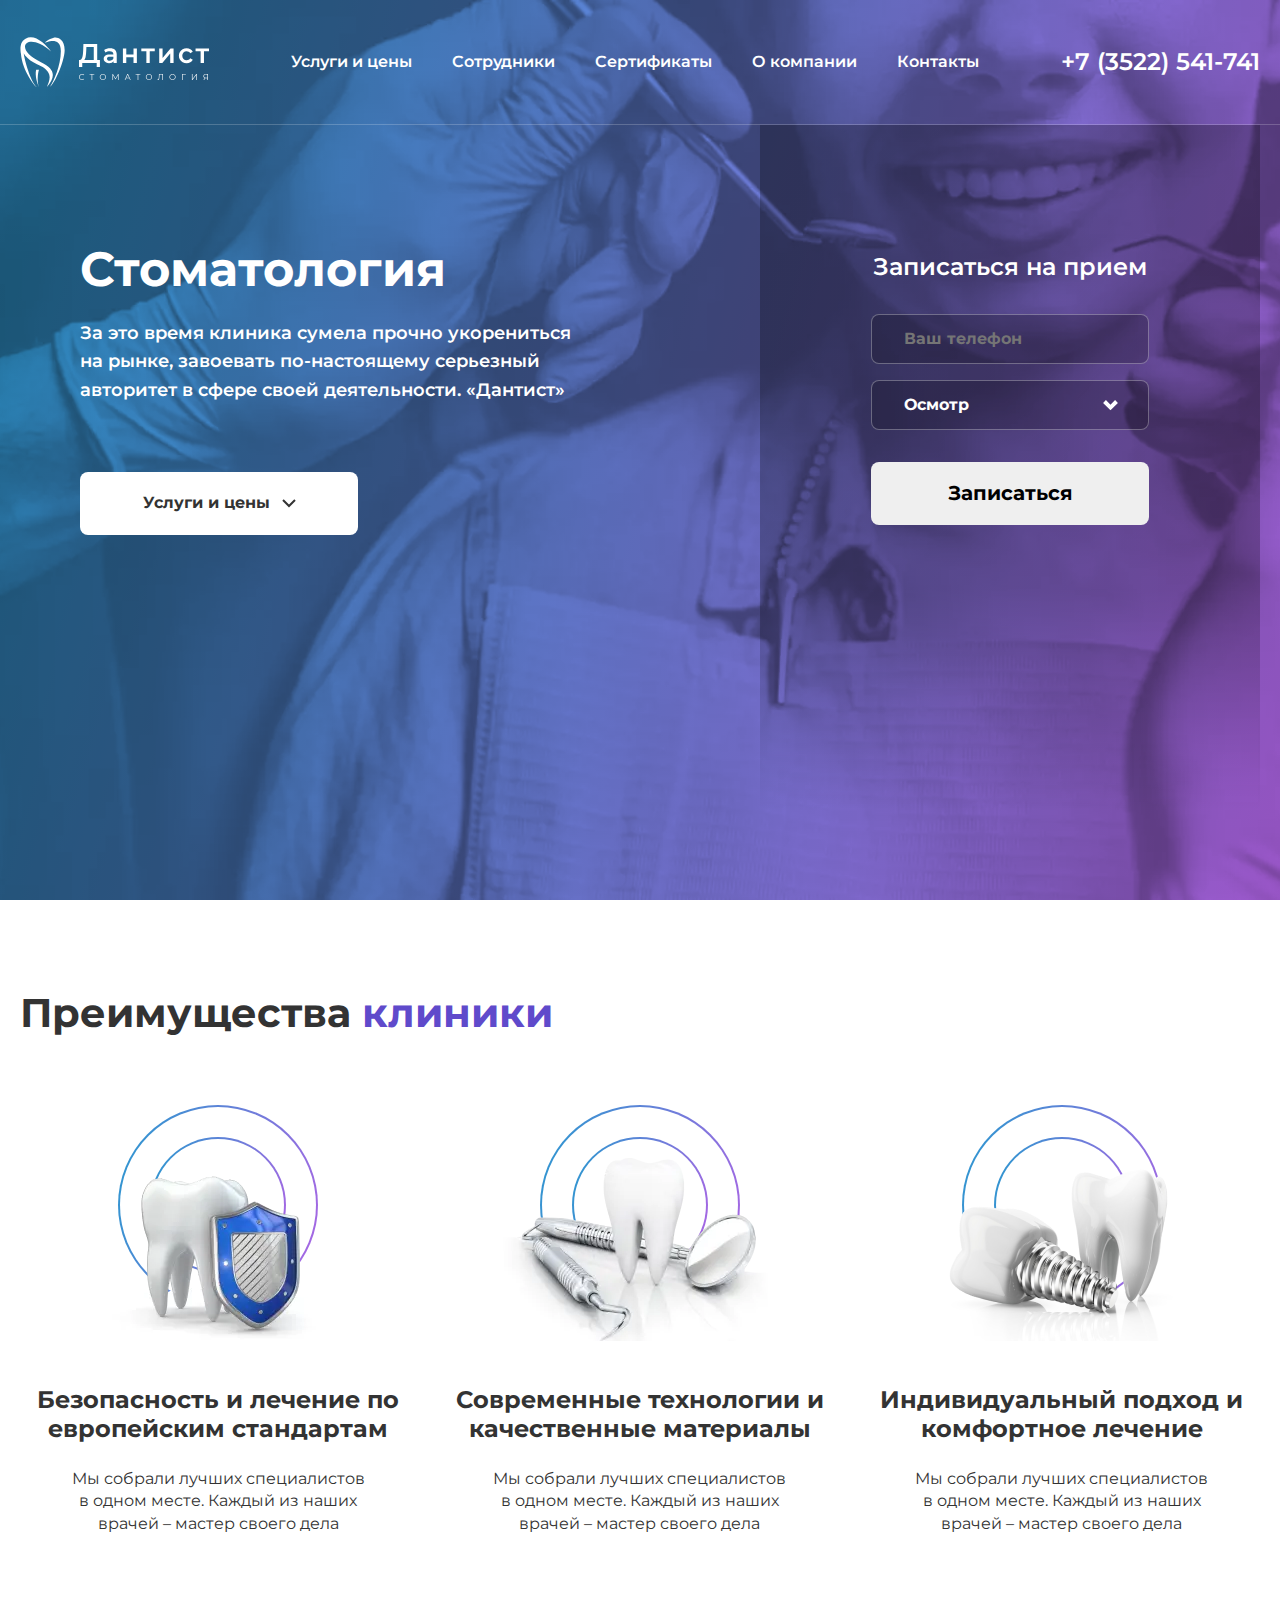
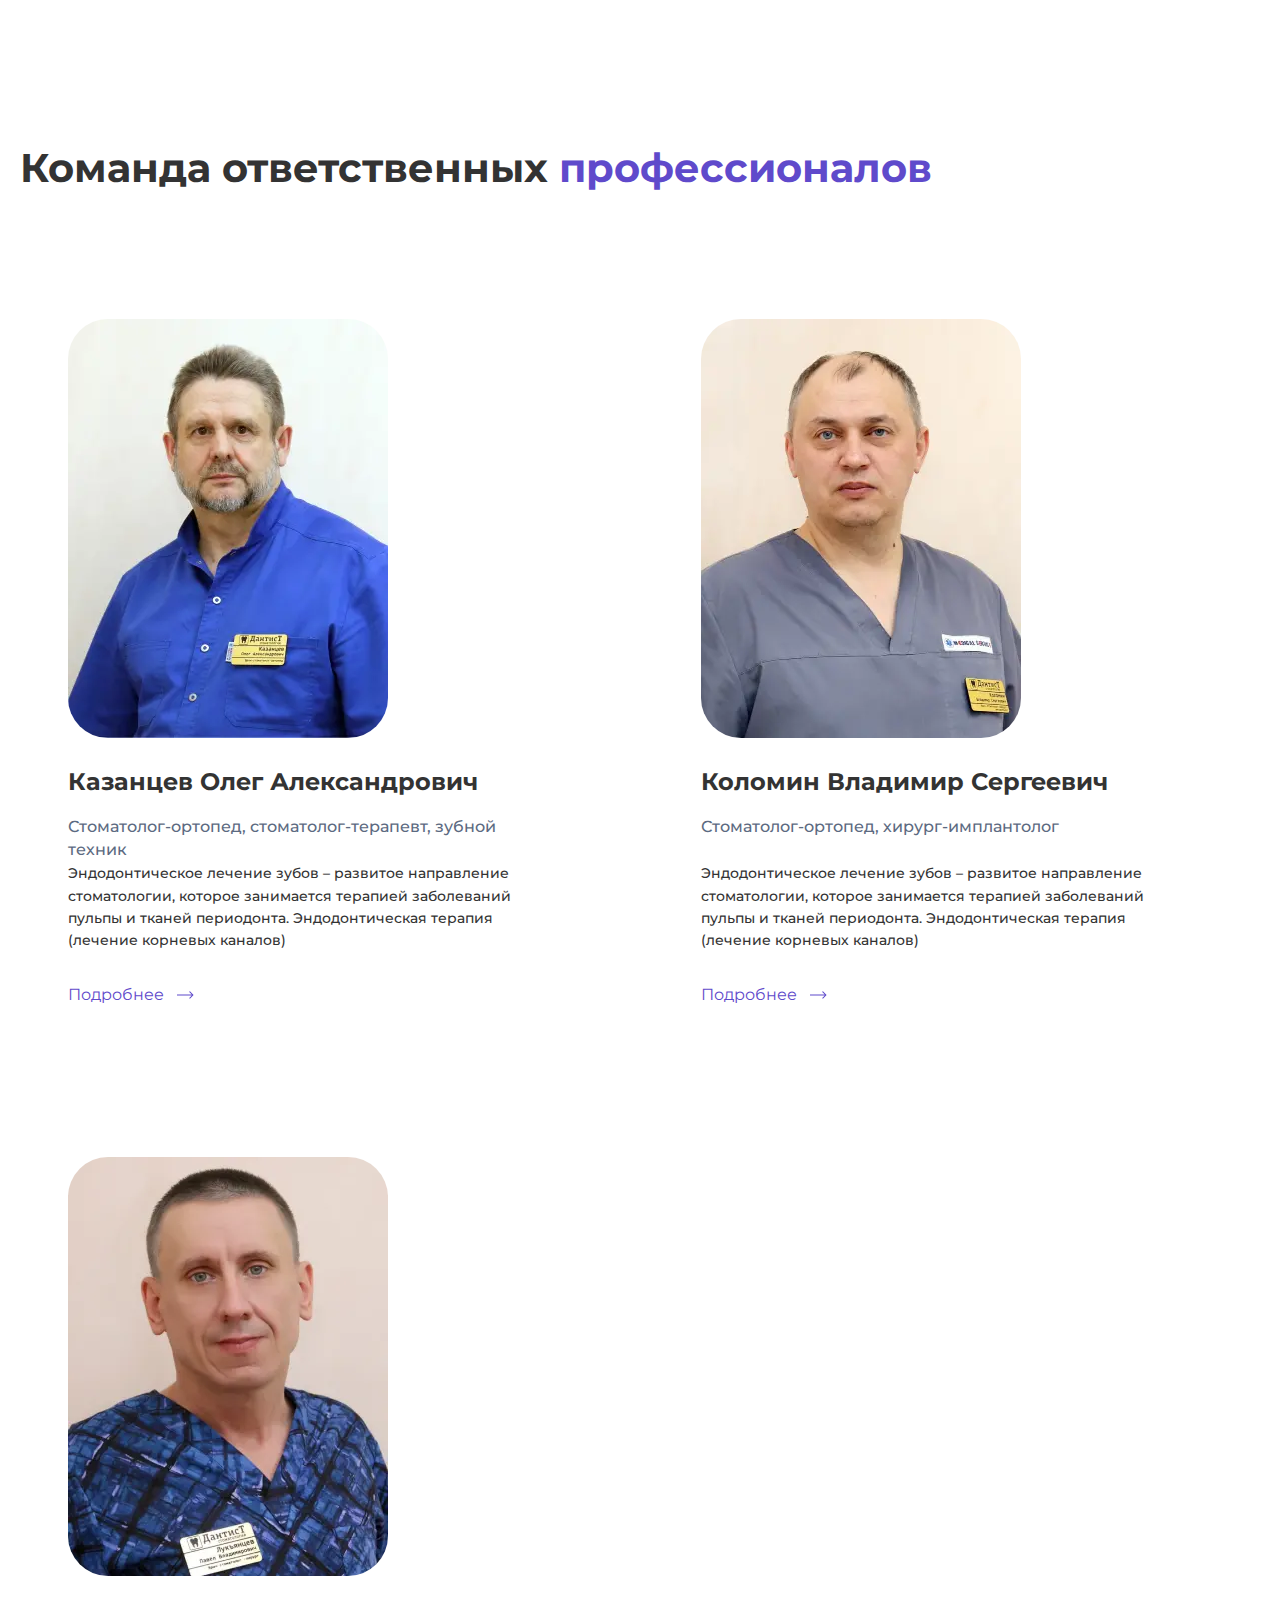
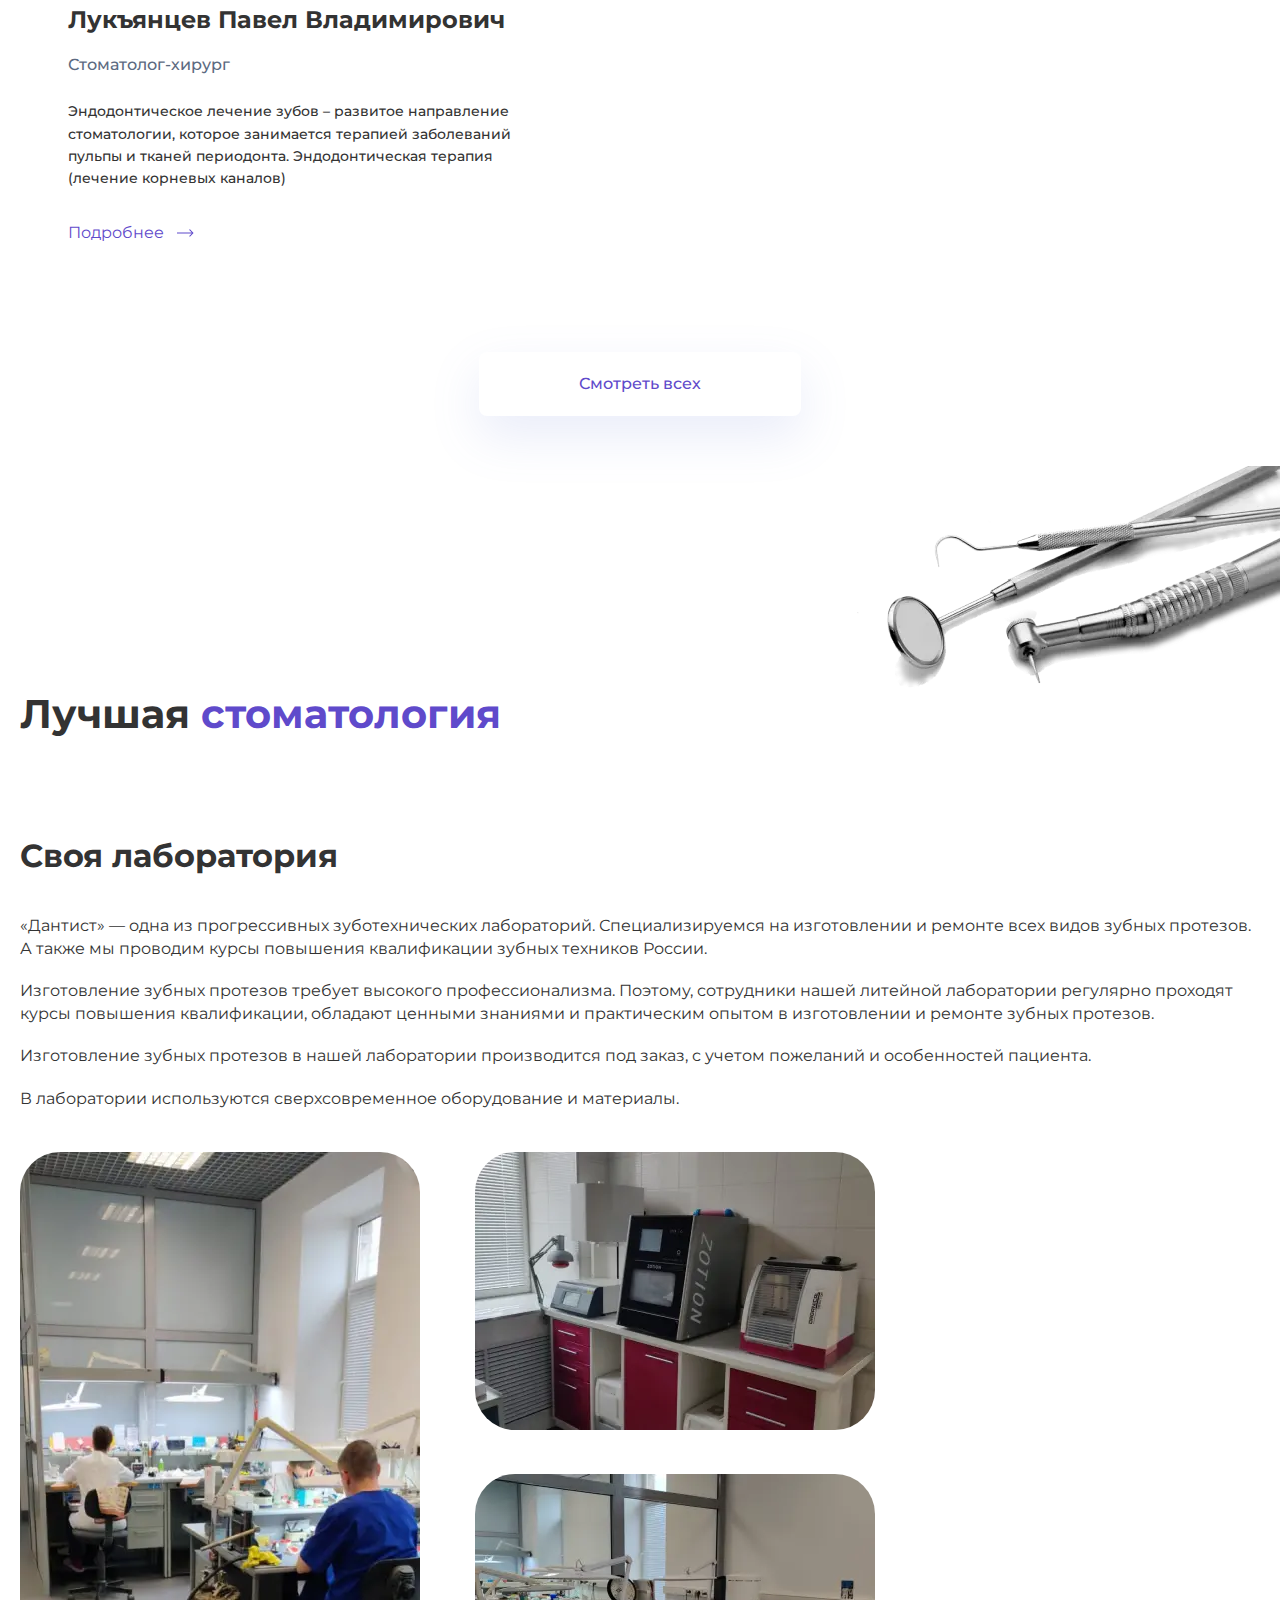
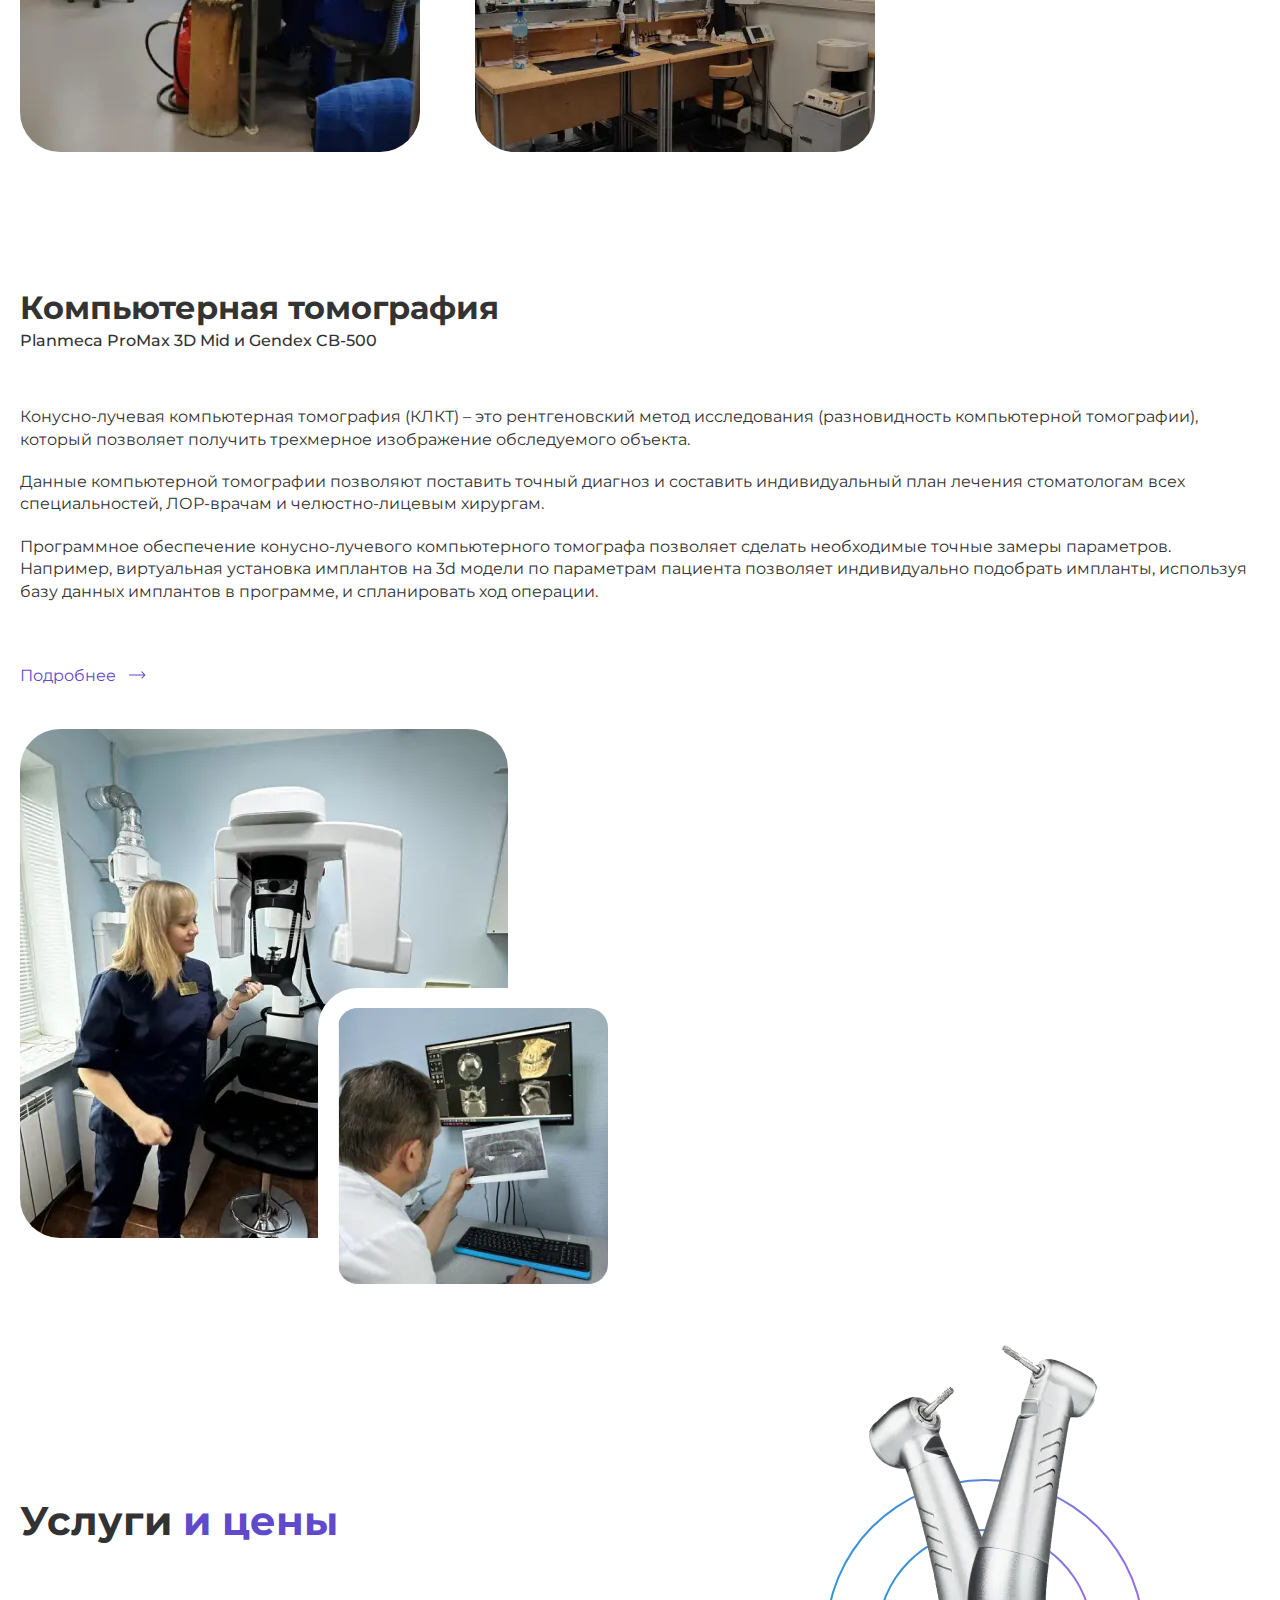
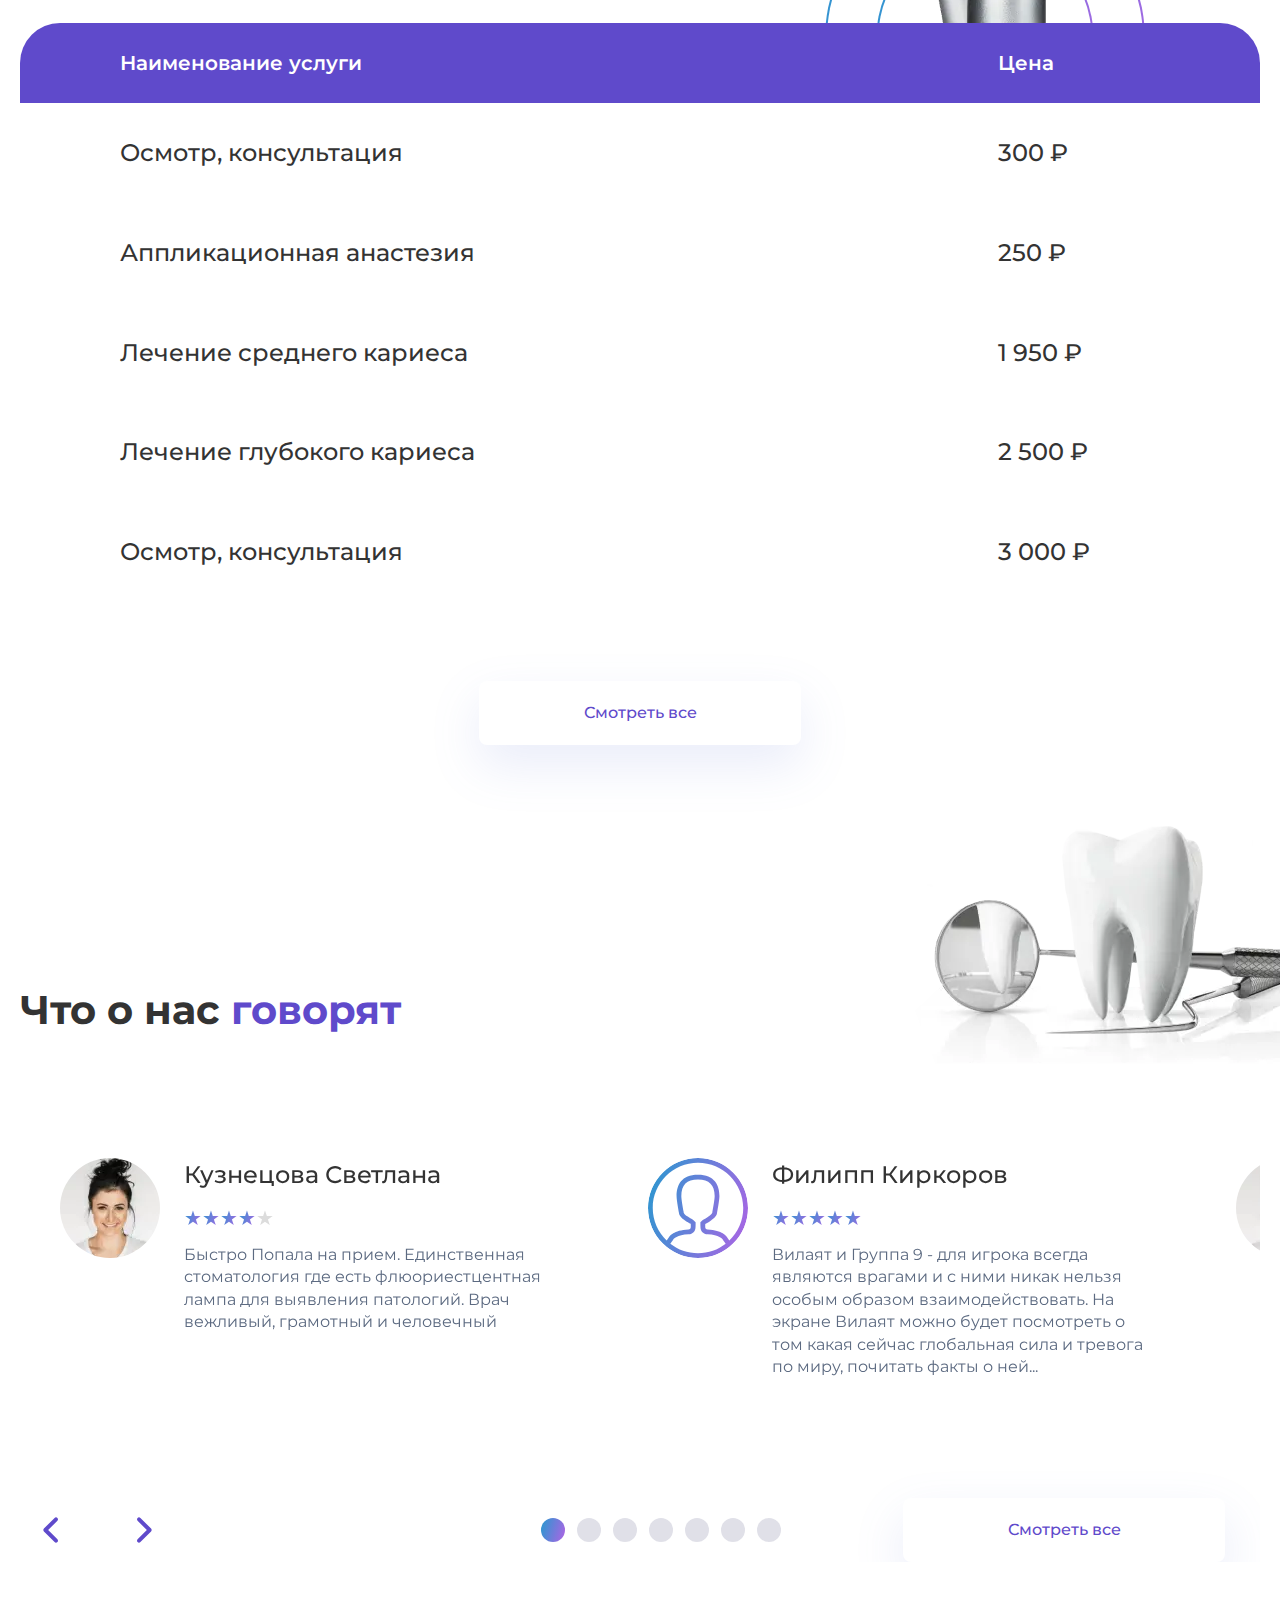
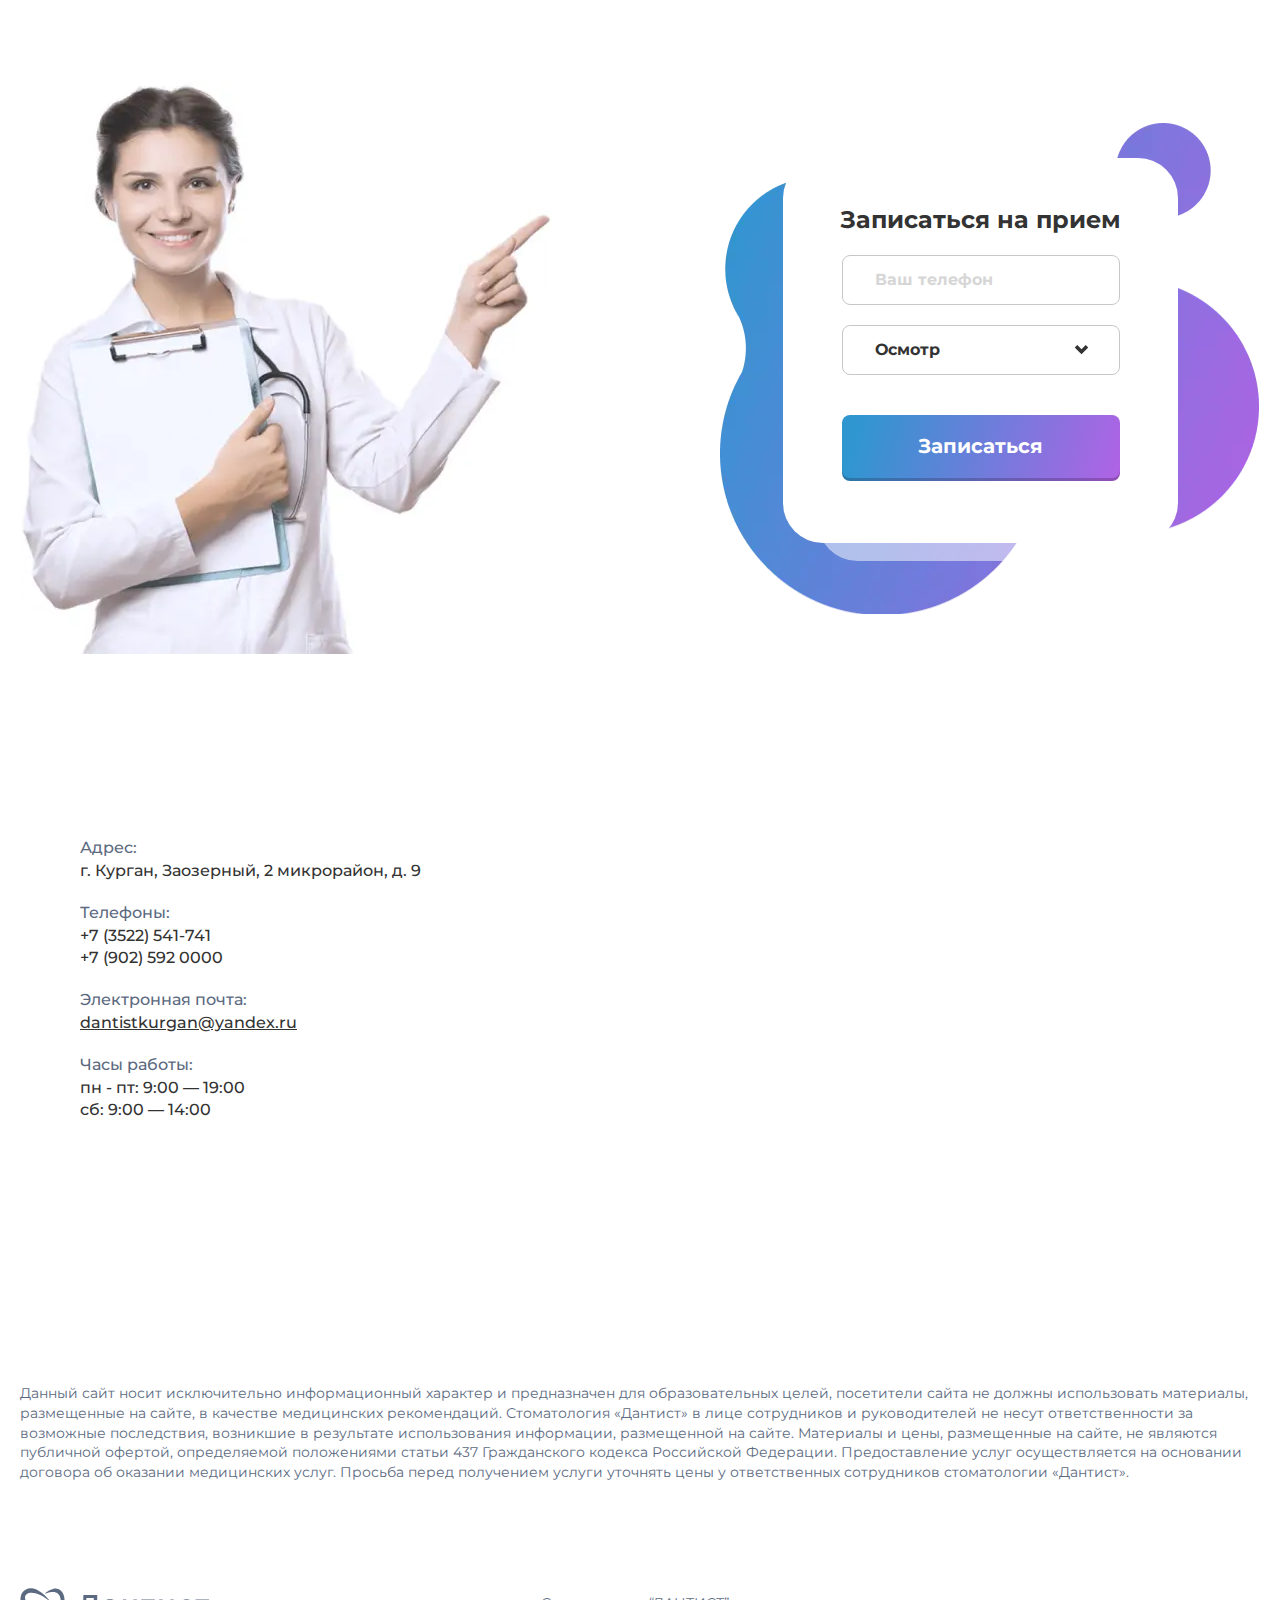
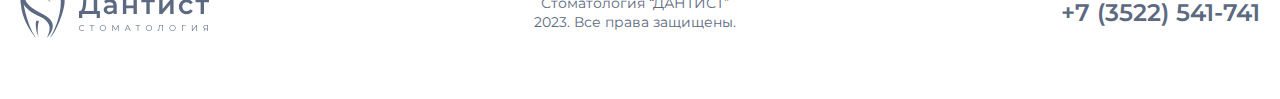
<file: index.html>
<!DOCTYPE html>
<html lang="ru">
<head>
	<meta charset="UTF-8">
	<meta http-equiv="X-UA-Compatible" content="IE=edge">
	<meta name="viewport" content="width=device-width, initial-scale=1.0">
	<link rel="icon" type="image/png" href="img/favicon.png">
	<link rel="stylesheet" href="css/style.min.css?_v=20241121142149">
	<title>Дантист</title>
</head>

<body>
	<header class="header fix-block">
	<div class="header__container container">
		<a href="index.html" class="header__logo">
			<img src="img/header-logo.svg" alt="Логотип">
		</a>
		<div class="header__menu menu">
			<div class="menu__icon">
				<span></span>
			</div>
			<nav class="menu__body">
				<ul class="menu__list">
					<li class="menu__item">
						<a href="services.html" class="menu__link">Услуги и цены</a>
					</li>
					<li class="menu__item">
						<a href="employees.html" class="menu__link">Сотрудники</a>
					</li>
					<li class="menu__item">
						<a href="certificates.html" class="menu__link">Сертификаты</a>
					</li>
					<li class="menu__item">
						<a href="about.html" class="menu__link">О компании</a>
					</li>
					<li class="menu__item">
						<a href="contacts.html" class="menu__link">Контакты</a>
					</li>
				</ul>
			</nav>
		</div>
		<a href="tel:+73522541741" class="header__phone">+7 (3522) 541-741</a>
	</div>
</header>
	<main>
		<section class="home-hero">
			<div class="home-hero__container container">
				<div class="home-hero__content content-hero">
					<h1 class="content-hero__title">Стоматология</h1>
					<p class="content-hero__text">За это время клиника сумела прочно укорениться на рынке, завоевать
						по-настоящему серьезный авторитет в сфере своей деятельности. «Дантист»</p>
					<a href="#" class="content-hero__btn btn scroll-link" data-goto=".home-price">Услуги и цены<img
							src="img/icons/arrow-down.svg" alt="Стрелка вниз"></a>
				</div>
				<form action="#" class="hero__form form-hero">
					<h3 class="form-hero__title">Записаться на прием</h3>
					<input class="form-hero__input form-input phone-mask" type="tel" placeholder="Ваш телефон"
						autocomplete="off"></input>
					<div class="form-hero__select form-select dropdown">
						<button class="form-hero__input dropdown__btn form-input">Осмотр</button>
						<ul class="dropdown__list form-hero__input form-input">
							<li class="dropdown__item" data-value="inspection">Осмотр</li>
							<li class="dropdown__item" data-value="anesthesia">Аппликационная анастезия</li>
							<li class="dropdown__item" data-value="middleCaries">Лечение среднего кариеса</li>
							<li class="dropdown__item" data-value="deepCaries">Лечение глубокого кариеса</li>
						</ul>
						<input class="form-hero__input form-input dropdown__input-hidden" type="text"
							name="select-category" value=""></input>
					</div>
					<button class="form-hero__btn btn" type="submit">Записаться</button>
					<div class="form-hero__sucess sucess-form">
						<p class="sucess-form__text">Мы позвоним вам в течении пары часов</p>
						<img src="img/icons/smile.svg" alt="Смайлик" class="sucess-form__img">
					</div>
				</form>
			</div>
		</section>
		<section class="advantages">
			<div class="advantages__container container">
				<h2 class="advantages__title section-title">Преимущества <span>клиники</span></h2>
				<div class="advantages__items">
					<div class="advantages__item item-advantages">
						<div class="item-advantages__decor">
							<div class="item-advantages__decor--circle-small circle-small"></div>
							<div class="item-advantages__decor--circle-big circle-big"></div>
							<picture><source srcset="img/decor/tooth-enamel.webp" type="image/webp"><img src="img/decor/tooth-enamel.png" alt="Зуб со щитом" class="item-advantages__img"></picture>
						</div>
						<h3 class="item-advantages__title">Безопасность и лечение по европейским стандартам</h3>
						<p class="item-advantages__text">Мы собрали лучших специалистов в одном месте. Каждый из наших
							врачей – мастер своего дела</p>
					</div>
					<div class="advantages__item item-advantages">
						<div class="item-advantages__decor">
							<div class="item-advantages__decor--circle-small circle-small"></div>
							<div class="item-advantages__decor--circle-big circle-big"></div>
							<picture><source srcset="img/decor/tooth-and-tools.webp" type="image/webp"><img src="img/decor/tooth-and-tools.png" alt="Имплант" class="item-advantages__img"></picture>
						</div>
						<h3 class="item-advantages__title">Современные технологии и качественные материалы</h3>
						<p class="item-advantages__text">Мы собрали лучших специалистов в одном месте. Каждый из наших
							врачей – мастер своего дела </p>
					</div>
					<div class="advantages__item item-advantages">
						<div class="item-advantages__decor">
							<div class="item-advantages__decor--circle-small circle-small"></div>
							<div class="item-advantages__decor--circle-big circle-big"></div>
							<img src="img/decor/tooth-implant.png" alt="Зуб с инструментами"
								class="item-advantages__img">
						</div>
						<h3 class="item-advantages__title">Индивидуальный подход и комфортное лечение</h3>
						<p class="item-advantages__text">Мы собрали лучших специалистов в одном месте. Каждый из наших
							врачей – мастер своего дела</p>
					</div>
				</div>
			</div>
		</section>
		<section class="team">
			<div class="team__container container">
				<h2 class="team__title section-title">Команда ответственных <span>профессионалов</span></h2>
				<div class="team__items">
					<div class="team__item item-team">
						<div class="item-team__photo content-image">
							<picture><source srcset="img/content/kazancev-small.webp" type="image/webp"><img src="img/content/kazancev-small.jpg" alt="Казанцев О.А."></picture>
						</div>
						<h3 class="item-team__title">Казанцев Олег Александрович</h3>
						<p class="item-team__subtitle">Стоматолог-ортопед, стоматолог-терапевт, зубной техник</p>
						<p class="item-team__text">Эндодонтическое лечение зубов – развитое направление стоматологии,
							которое занимается терапией заболеваний пульпы и тканей периодонта. Эндодонтическая терапия
							(лечение корневых каналов)</p>
						<a href="employees.html#kazancev" class="item-team__btn btn-more">Подробнее</a>
					</div>
					<div class="team__item item-team">
						<div class="item-team__photo content-image">
							<picture><source srcset="img/content/kolomin-small.webp" type="image/webp"><img src="img/content/kolomin-small.jpg" alt="Коломин В.С."></picture>
						</div>
						<h3 class="item-team__title">Коломин Владимир Сергеевич</h3>
						<p class="item-team__subtitle">Стоматолог-ортопед,
							хирург-имплантолог</p>
						<p class="item-team__text">Эндодонтическое лечение зубов – развитое направление стоматологии,
							которое занимается терапией заболеваний пульпы и тканей периодонта. Эндодонтическая терапия
							(лечение корневых каналов)</p>
						<a href="employees.html#kolomin" class="item-team__btn btn-more">Подробнее</a>
					</div>
					<div class="team__item item-team">
						<div class="item-team__photo content-image">
							<picture><source srcset="img/content/lukyancev-small.webp" type="image/webp"><img src="img/content/lukyancev-small.jpg" alt="Лукьянцев П.В."></picture>
						</div>
						<h3 class="item-team__title">Лукъянцев Павел Владимирович</h3>
						<p class="item-team__subtitle">Стоматолог-хирург</p>
						<p class="item-team__text">Эндодонтическое лечение зубов – развитое направление стоматологии,
							которое занимается терапией заболеваний пульпы и тканей периодонта. Эндодонтическая терапия
							(лечение корневых каналов)</p>
						<a href="employees.html#lukyancev" class="item-team__btn btn-more">Подробнее</a>
					</div>
				</div>
				<a href="employees.html" class="team__btn btn-all">Смотреть всех</a>
			</div>
		</section>
		<section class="best">
			<div class="best__decor">
				<picture><source srcset="img/decor/tools.webp" type="image/webp"><img src="img/decor/tools.png" alt="Инструменты"></picture>
			</div>
			<div class="best__container container">
				<h2 class="best__title section-title">Лучшая <span>стоматология</span></h2>
				<div class="best__laboratory laboratory-best">
					<div class="laboratory-best__gallery gallery-laboratory">
						<div class="gallery-laboratory__photo gallery-laboratory__photo--big content-image">
							<picture><source srcset="img/content/laboratory-1.webp" type="image/webp"><img src="img/content/laboratory-1.jpg" alt="Лаборатория"></picture>
						</div>
						<div class="gallery-laboratory__photo content-image">
							<picture><source srcset="img/content/laboratory-2.webp" type="image/webp"><img src="img/content/laboratory-2.jpg" alt="Лаборатория"></picture>
						</div>
						<div class="gallery-laboratory__photo content-image">
							<picture><source srcset="img/content/laboratory-3.webp" type="image/webp"><img src="img/content/laboratory-3.jpg" alt="Лаборатория"></picture>
						</div>
					</div>
					<div class="laboratory-best__content">
						<h3 class="laboratory-best__title">Своя лаборатория</h3>
						<div class="laboratory-best__text">
							<p>«Дантист» — одна из прогрессивных зуботехнических лабораторий. Специализируемся на
								изготовлении и ремонте всех видов зубных протезов. А также мы проводим курсы
								повышения квалификации зубных техников России. </p>
							<p>Изготовление зубных протезов требует высокого профессионализма. Поэтому, сотрудники
								нашей литейной лаборатории регулярно проходят курсы повышения квалификации, обладают
								ценными знаниями и практическим опытом в изготовлении и ремонте зубных протезов.</p>
							<p>Изготовление зубных протезов в нашей лаборатории производится под заказ, с учетом
								пожеланий и особенностей пациента.</p>
							<p>В лаборатории используются сверхсовременное оборудование и материалы.</p>
						</div>
					</div>
				</div>
				<div class="best__tomography tomography-best">
					<div class="tomography-best__content">
						<h3 class="tomography-best__title">Компьютерная томография</h3>
						<p class="tomography-best__subtitle">Planmeca ProMax 3D Mid и Gendex CB-500</p>
						<div class="tomography-best__text">
							<p>Конусно-лучевая компьютерная томография (КЛКТ) – это рентгеновский метод исследования
								(разновидность компьютерной томографии), который позволяет получить трехмерное
								изображение обследуемого объекта.</p>
							<p>Данные компьютерной томографии позволяют поставить точный диагноз и составить
								индивидуальный план лечения стоматологам всех специальностей, ЛОР-врачам и
								челюстно-лицевым хирургам.</p>
							<p>Программное обеспечение конусно-лучевого компьютерного томографа позволяет сделать
								необходимые точные замеры параметров. Например, виртуальная установка имплантов на
								3d модели по параметрам пациента позволяет индивидуально подобрать импланты,
								используя базу данных имплантов в программе, и спланировать ход операции.</p>
						</div>
						<a href="#" class="tomography-best__btn btn-more">Подробнее</a>
					</div>
					<div class="tomography-best__gallery gallery-tomography">
						<div class="gallery-tomography__photo gallery-tomography__photo--back content-image">
							<picture><source srcset="img/content/tomography-1.webp" type="image/webp"><img src="img/content/tomography-1.jpg" alt="Томография"></picture>
						</div>
						<div class="gallery-tomography__photo gallery-tomography__photo--front content-image">
							<picture><source srcset="img/content/tomography-2.webp" type="image/webp"><img src="img/content/tomography-2.jpg" alt="Томография"></picture>
						</div>
					</div>
				</div>
			</div>
		</section>
		<section class="home-price">
			<div class="home-price__container container">
				<h2 class="home-price__title section-title">Услуги <span>и цены</span></h2>
				<div class="home-price__content content-price-home content-price">
					<div class="content-price-home__decor content-price__decor">
						<div class="content-price-home__decor--circle-small circle-small"></div>
						<div class="content-price-home__decor--circle-big circle-big"></div>
						<picture><source srcset="img/decor/tools-drills.webp" type="image/webp"><img src="img/decor/tools-drills.png" alt="Инструменты" class="content-price-home__img"></picture>
					</div>
					<div class="content-price-home__title content-price__title">
						<h4 class="content-price-home__title-item">Наименование услуги</h4>
						<h4 class="content-price-home__title-item">Цена</h4>
					</div>
					<ul class="content-price-home__list list-price-home list-price">
						<li class="list-price-home__item list-price__item">
							<div class="list-price-home__item-name">Осмотр, консультация</div>
							<div class="list-price-home__item-value">300 ₽</div>
						</li>
						<li class="list-price-home__item list-price__item">
							<div class="list-price-home__item-name">Аппликационная анастезия</div>
							<div class="list-price-home__item-value">250 ₽</div>
						</li>
						<li class="list-price-home__item list-price__item">
							<div class="list-price-home__item-name">Лечение среднего кариеса</div>
							<div class="list-price-home__item-value">1 950 ₽</div>
						</li>
						<li class="list-price-home__item list-price__item">
							<div class="list-price-home__item-name">Лечение глубокого кариеса</div>
							<div class="list-price-home__item-value">2 500 ₽</div>
						</li>
						<li class="list-price-home__item list-price__item">
							<div class="list-price-home__item-name">Осмотр, консультация</div>
							<div class="list-price-home__item-value">3 000 ₽</div>
						</li>
					</ul>
				</div>
				<a href="services.html#price" class="home-price__btn btn-all">Смотреть все</a>
			</div>
		</section>
		<section class="reviews">
			<div class="reviews__container container">
				<div class="reviews__decor">
					<picture><source srcset="img/decor/tooth-and-mirror.webp" type="image/webp"><img src="img/decor/tooth-and-mirror.png" alt="Зуб с заркальцем"></picture>
				</div>
				<div class="reviews__title section-title">Что о нас <span>говорят</span></div>
				<div class="reviews__slider slider-reviews swiper">
					<div class="slider-reviews__wrapper swiper-wrapper">
						<div class="slider-reviews__slide slide-reviews swiper-slide">
							<div class="slide-reviews__photo">
								<picture><source srcset="img/content/kuznecova.webp" type="image/webp"><img src="img/content/kuznecova.jpg" alt="Фото пациента"></picture>
							</div>
							<div class="slide-reviews__content">
								<h4 class="slide-reviews__title">Кузнецова Светлана</h4>
								<div class="slide-reviews__rating">
									<div class="slide-reviews__rating-item">★</div>
									<div class="slide-reviews__rating-item">★</div>
									<div class="slide-reviews__rating-item">★</div>
									<div class="slide-reviews__rating-item">★</div>
									<div class="slide-reviews__rating-item slide-reviews__rating-item--gray">★</div>
								</div>
								<p class="slide-reviews__text">Быстро Попала на прием. Единственная стоматология где
									есть флюориестцентная лампа для выявления патологий. Врач вежливый, грамотный и
									человечный</p>
							</div>
						</div>
						<div class="slider-reviews__slide slide-reviews swiper-slide">
							<div class="slide-reviews__photo">
								<img src="img/icons/patient.svg" alt="Фото пациента">
							</div>
							<div class="slide-reviews__content">
								<h4 class="slide-reviews__title">Филипп Киркоров</h4>
								<div class="slide-reviews__rating">
									<div class="slide-reviews__rating-item">★</div>
									<div class="slide-reviews__rating-item">★</div>
									<div class="slide-reviews__rating-item">★</div>
									<div class="slide-reviews__rating-item">★</div>
									<div class="slide-reviews__rating-item">★</div>
								</div>
								<p class="slide-reviews__text">Вилаят и Группа 9 - для игрока всегда являются врагами и
									с ними никак нельзя особым образом взаимодействовать. На экране Вилаят можно будет
									посмотреть о том какая сейчас глобальная сила и тревога по миру, почитать факты о
									ней...</p>
							</div>
						</div>
						<div class="slider-reviews__slide slide-reviews swiper-slide">
							<div class="slide-reviews__photo">
								<picture><source srcset="img/content/kuznecova.webp" type="image/webp"><img src="img/content/kuznecova.jpg" alt="Фото пациента"></picture>
							</div>
							<div class="slide-reviews__content">
								<h4 class="slide-reviews__title">Кузнецова Светлана</h4>
								<div class="slide-reviews__rating">
									<div class="slide-reviews__rating-item">★</div>
									<div class="slide-reviews__rating-item">★</div>
									<div class="slide-reviews__rating-item">★</div>
									<div class="slide-reviews__rating-item">★</div>
									<div class="slide-reviews__rating-item slide-reviews__rating-item--gray">★</div>
								</div>
								<p class="slide-reviews__text">Быстро Попала на прием. Единственная стоматология где
									есть флюориестцентная лампа для выявления патологий. Врач вежливый, грамотный и
									человечный</p>
							</div>
						</div>
						<div class="slider-reviews__slide slide-reviews swiper-slide">
							<div class="slide-reviews__photo">
								<img src="img/icons/patient.svg" alt="Фото пациента">
							</div>
							<div class="slide-reviews__content">
								<h4 class="slide-reviews__title">Филипп Киркоров</h4>
								<div class="slide-reviews__rating">
									<div class="slide-reviews__rating-item">★</div>
									<div class="slide-reviews__rating-item">★</div>
									<div class="slide-reviews__rating-item">★</div>
									<div class="slide-reviews__rating-item">★</div>
									<div class="slide-reviews__rating-item">★</div>
								</div>
								<p class="slide-reviews__text">Вилаят и Группа 9 - для игрока всегда являются врагами и
									с ними никак нельзя особым образом взаимодействовать. На экране Вилаят можно будет
									посмотреть о том какая сейчас глобальная сила и тревога по миру, почитать факты о
									ней...</p>
							</div>
						</div>
						<div class="slider-reviews__slide slide-reviews swiper-slide">
							<div class="slide-reviews__photo">
								<picture><source srcset="img/content/kuznecova.webp" type="image/webp"><img src="img/content/kuznecova.jpg" alt="Фото пациента"></picture>
							</div>
							<div class="slide-reviews__content">
								<h4 class="slide-reviews__title">Кузнецова Светлана</h4>
								<div class="slide-reviews__rating">
									<div class="slide-reviews__rating-item">★</div>
									<div class="slide-reviews__rating-item">★</div>
									<div class="slide-reviews__rating-item">★</div>
									<div class="slide-reviews__rating-item">★</div>
									<div class="slide-reviews__rating-item slide-reviews__rating-item--gray">★</div>
								</div>
								<p class="slide-reviews__text">Быстро Попала на прием. Единственная стоматология где
									есть флюориестцентная лампа для выявления патологий. Врач вежливый, грамотный и
									человечный</p>
							</div>
						</div>
						<div class="slider-reviews__slide slide-reviews swiper-slide">
							<div class="slide-reviews__photo">
								<img src="img/icons/patient.svg" alt="Фото пациента">
							</div>
							<div class="slide-reviews__content">
								<h4 class="slide-reviews__title">Филипп Киркоров</h4>
								<div class="slide-reviews__rating">
									<div class="slide-reviews__rating-item">★</div>
									<div class="slide-reviews__rating-item">★</div>
									<div class="slide-reviews__rating-item">★</div>
									<div class="slide-reviews__rating-item">★</div>
									<div class="slide-reviews__rating-item">★</div>
								</div>
								<p class="slide-reviews__text">Вилаят и Группа 9 - для игрока всегда являются врагами и
									с ними никак нельзя особым образом взаимодействовать. На экране Вилаят можно будет
									посмотреть о том какая сейчас глобальная сила и тревога по миру, почитать факты о
									ней...</p>
							</div>
						</div>
						<div class="slider-reviews__slide slide-reviews swiper-slide">
							<div class="slide-reviews__photo">
								<picture><source srcset="img/content/kuznecova.webp" type="image/webp"><img src="img/content/kuznecova.jpg" alt="Фото пациента"></picture>
							</div>
							<div class="slide-reviews__content">
								<h4 class="slide-reviews__title">Кузнецова Светлана</h4>
								<div class="slide-reviews__rating">
									<div class="slide-reviews__rating-item">★</div>
									<div class="slide-reviews__rating-item">★</div>
									<div class="slide-reviews__rating-item">★</div>
									<div class="slide-reviews__rating-item">★</div>
									<div class="slide-reviews__rating-item slide-reviews__rating-item--gray">★</div>
								</div>
								<p class="slide-reviews__text">Быстро Попала на прием. Единственная стоматология где
									есть флюориестцентная лампа для выявления патологий. Врач вежливый, грамотный и
									человечный</p>
							</div>
						</div>

					</div>
					<div class="slider-reviews__navigations">
						<div class="slider-reviews__buttons">
							<div class="slider-reviews__button-prev">
								<svg width="15" height="26" viewbox="0 0 15 26" fill="currentColor"
									xmlns="http://www.w3.org/2000/svg">
									<path fill-rule="evenodd" clip-rule="evenodd"
										d="M14.4146 0.918794C15.1956 1.69984 15.1956 2.96617 14.4146 3.74722L5.16211 12.9997L14.4146 22.2521C15.1956 23.0332 15.1956 24.2995 14.4146 25.0806C13.6335 25.8616 12.3672 25.8616 11.5861 25.0806L0.919466 14.4139C0.138417 13.6328 0.138417 12.3665 0.919466 11.5855L11.5861 0.918794C12.3672 0.137746 13.6335 0.137746 14.4146 0.918794Z" />
								</svg>
							</div>
							<div class="slider-reviews__button-next">
								<svg width="15" height="26" viewbox="0 0 15 26" fill="currentColor"
									xmlns="http://www.w3.org/2000/svg">
									<path fill-rule="evenodd" clip-rule="evenodd"
										d="M0.585472 0.918794C-0.195577 1.69984 -0.195577 2.96617 0.585472 3.74722L9.83792 12.9997L0.585472 22.2521C-0.195577 23.0332 -0.195577 24.2995 0.585472 25.0806C1.36652 25.8616 2.63285 25.8616 3.4139 25.0806L14.0806 14.4139C14.8616 13.6328 14.8616 12.3665 14.0806 11.5855L3.4139 0.918794C2.63285 0.137746 1.36652 0.137746 0.585472 0.918794Z" />
								</svg>
							</div>
						</div>
						<div class="slider-reviews__pagination"></div>
						<div class="slider-reviews__btn">
							<a href="#" class="btn-all">Смотреть все</a>
						</div>
					</div>
				</div>
			</div>
		</section>
		<div class="reception">
			<div class="reception__container container">
				<div class="reception__img">
					<picture><source srcset="img/content/woman-with-document.webp" type="image/webp"><img src="img/content/woman-with-document.jpg" alt="Доктор с планшетом"></picture>
				</div>
				<form action="#" class="reception__form form-reception">
					<div class="form-reception__wrapper">
						<h3 class="form-reception__title">Записаться на прием</h3>
						<input class="form-reception__input form-input phone-mask" type="tel" placeholder="Ваш телефон"
							autocomplete="off"></input>
						<div class="form-reception__select form-select dropdown">
							<button class="form-reception__input dropdown__btn form-input">Осмотр</button>
							<ul class="dropdown__list form-reception__input form-input">
								<li class="dropdown__item" data-value="inspection">Осмотр</li>
								<li class="dropdown__item" data-value="anesthesia">Аппликационная анастезия</li>
								<li class="dropdown__item" data-value="middleCaries">Лечение среднего кариеса</li>
								<li class="dropdown__item" data-value="deepCaries">Лечение глубокого кариеса</li>
							</ul>
							<input class="form-reception__input form-input dropdown__input-hidden" type="text"
								name="select-category" value=""></input>
						</div>
						<button class="form-reception__btn btn" type="submit">Записаться</button>
					</div>
				</form>
			</div>
		</div>
		<div class="contacts">
			<div class="contacts__map" id="map">
				<script
					src="https://api-maps.yandex.ru/2.1/?apikey=de42dc1c-c4cc-4486-9e74-1c1a55b67a3d&max-width=100%%&max-height=100%&lang=ru_RU">
					</script>
			</div>
			<div class="contacts__container container">
				<div class="contacts__content content-contacts">
					<h5 class="content-contacts__title">Адрес:</h5>
					<p class="content-contacts__description">г. Курган, Заозерный, 2 микрорайон, д. 9</p>
					<h5 class="content-contacts__title">Телефоны:</h5>
					<p class="content-contacts__description content-contacts__description--phones">
						<a href="tel:+73522541741">+7 (3522) 541-741</a>
						<a href="tel:+73522541741">+7 (902) 592 0000</a>
					</p>
					<h5 class="content-contacts__title">Электронная почта:</h5>
					<p class="content-contacts__description content-contacts__description--email">
						<a href="mailto:dantistkurgan@yandex.ru">dantistkurgan@yandex.ru</a>
					</p>
					<h5 class="content-contacts__title">Часы работы:</h5>
					<p class="content-contacts__description">пн - пт: 9:00 — 19:00</p>
					<p class="content-contacts__description">сб: 9:00 — 14:00</p>
				</div>
			</div>
		</div>
	</main>
	<footer class="footer">
	<div class="footer__container container">
		<p class="footer__text">Данный сайт носит исключительно информационный характер и предназначен для
			образовательных целей, посетители сайта не должны использовать материалы, размещенные на сайте, в
			качестве медицинских рекомендаций. Стоматология «Дантист» в лице сотрудников и руководителей не несут
			ответственности за возможные последствия, возникшие в результате использования информации, размещенной
			на сайте. Материалы и цены, размещенные на сайте, не являются публичной офертой, определяемой
			положениями статьи 437 Гражданского кодекса Российской Федерации. Предоставление услуг осуществляется на
			основании договора об оказании медицинских услуг. Просьба перед получением услуги уточнять цены у
			ответственных сотрудников стоматологии «Дантист».</p>
		<div class="footer__bottom">
			<a href="index.html" class="footer__logo">
				<img src="img/footer-logo.svg" alt="Логотип">
			</a>
			<p class="footer__copyright">Стоматология “ДАНТИСТ” 2023. Все права защищены.</p>
			<a href="tel:+73522541741" class="footer__phone">+7 (3522) 541-741</a>
		</div>
	</div>
</footer>
	<script src="js/app.min.js?_v=20241121142149"></script>
</body>

</html>
</file>
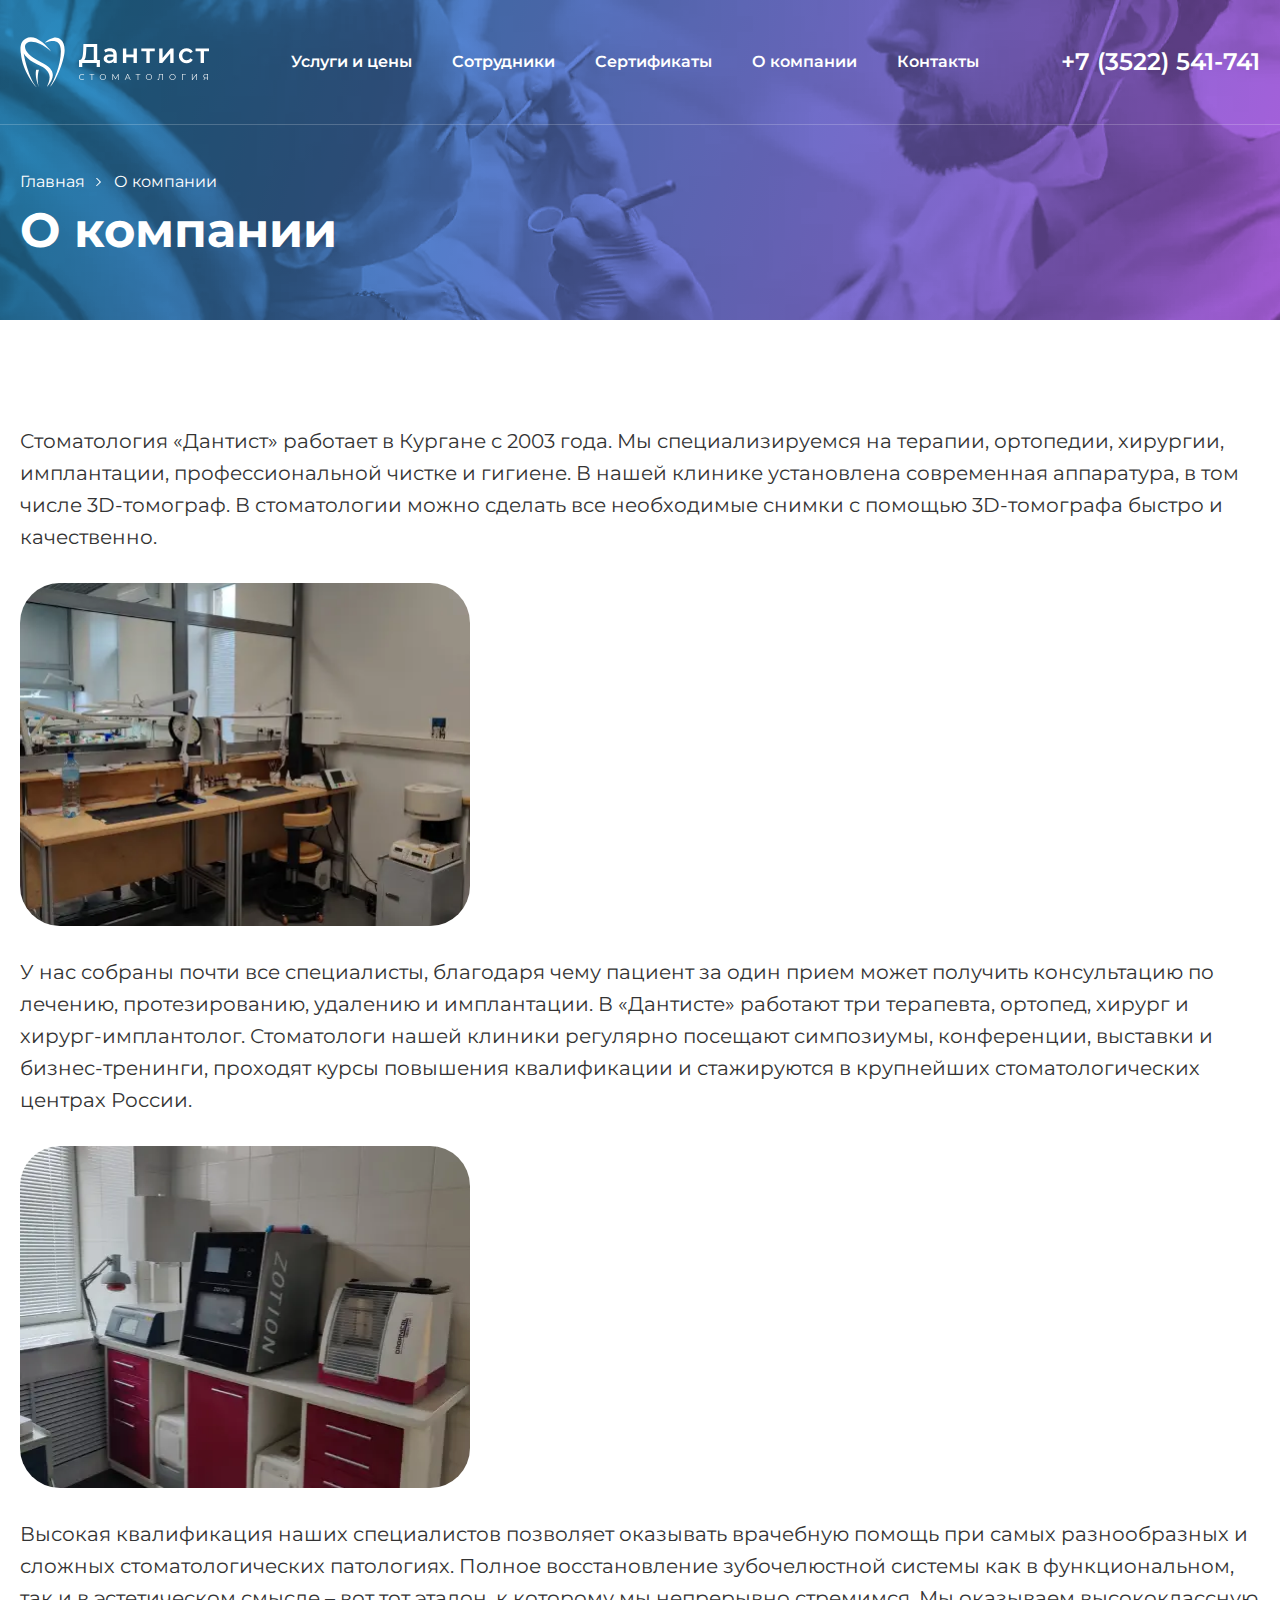
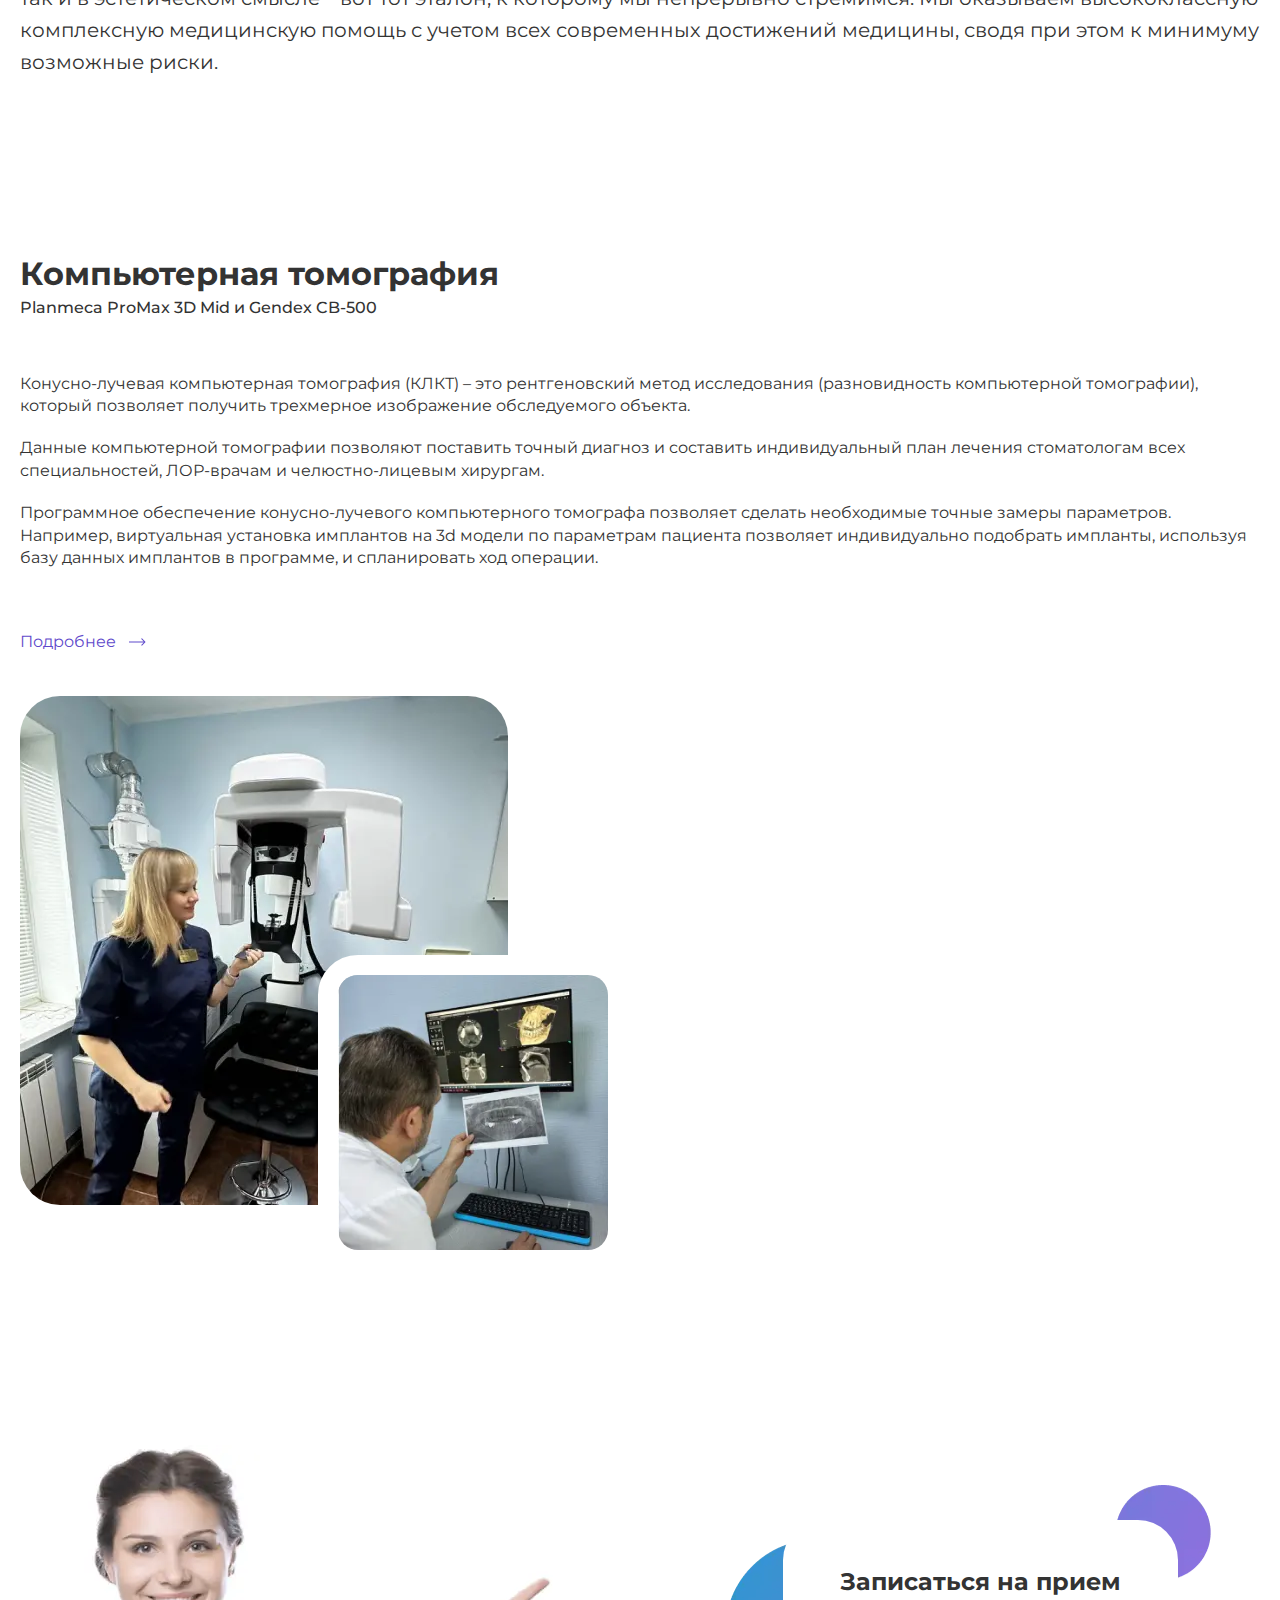
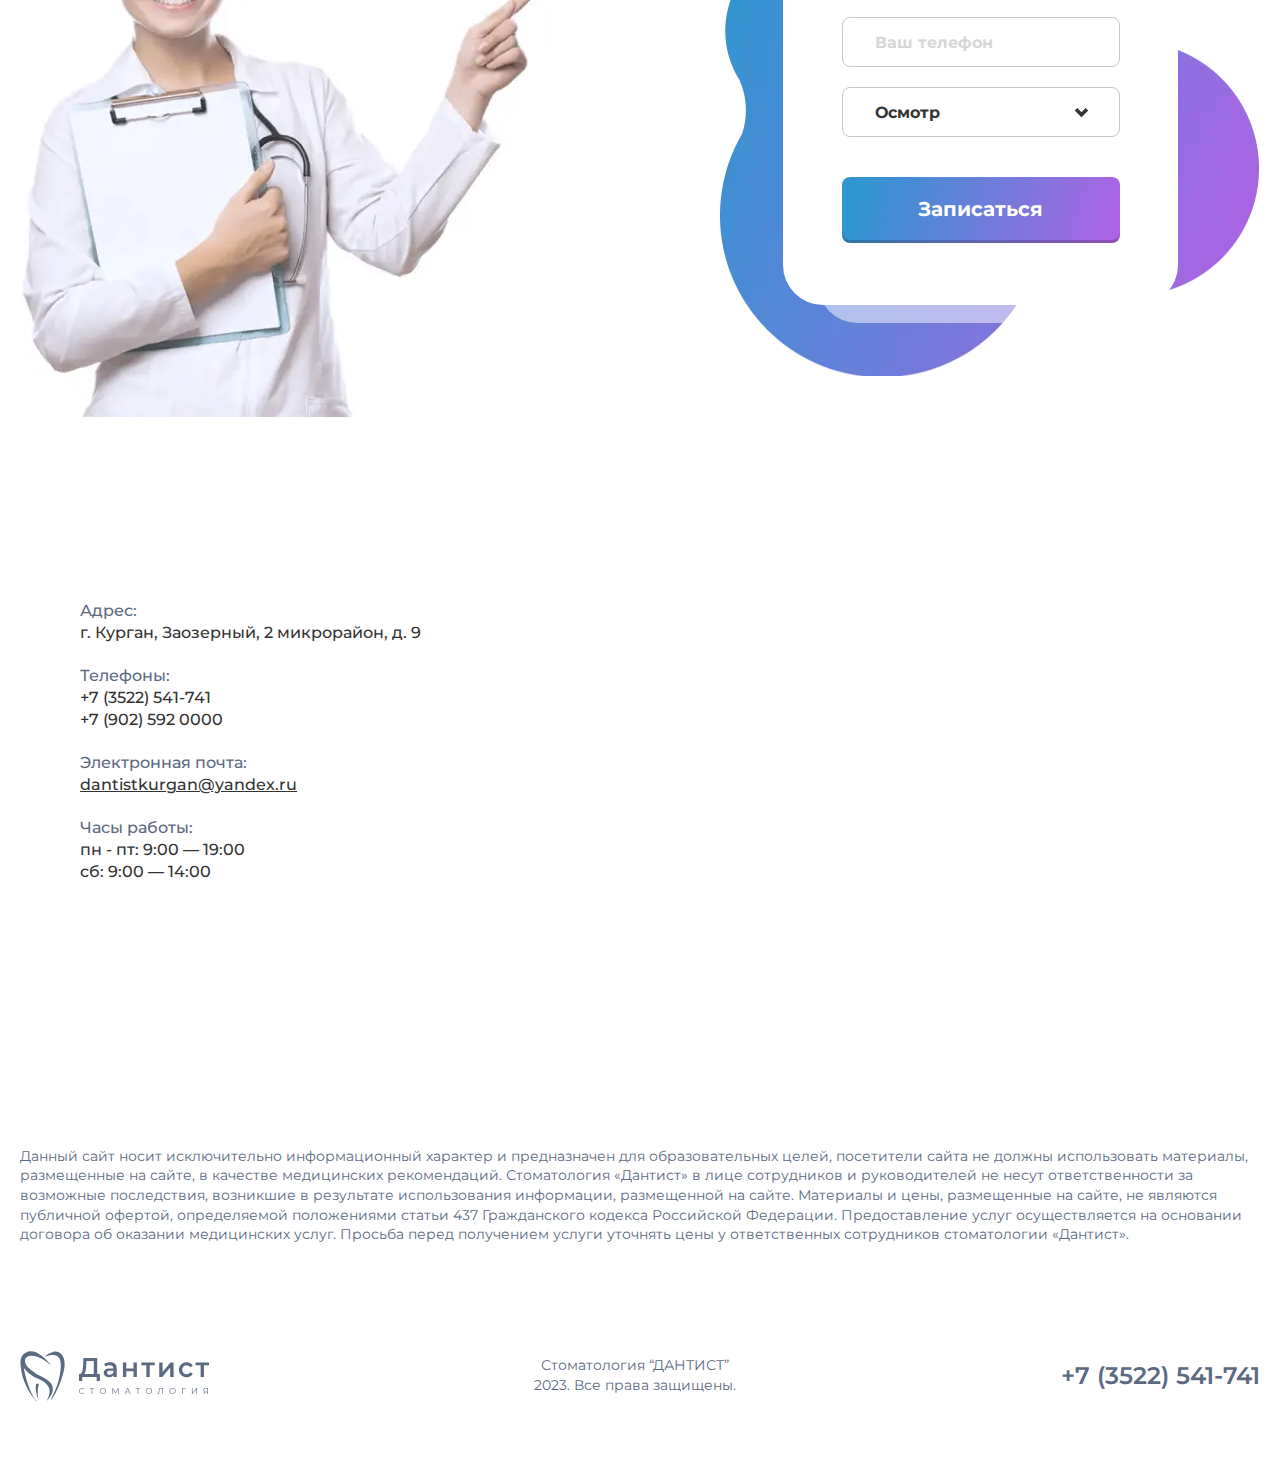
<file: about.html>
<!DOCTYPE html>
<html lang="ru">
<head>
	<meta charset="UTF-8">
	<meta http-equiv="X-UA-Compatible" content="IE=edge">
	<meta name="viewport" content="width=device-width, initial-scale=1.0">
	<link rel="icon" type="image/png" href="img/favicon.png">
	<link rel="stylesheet" href="css/style.min.css?_v=20241121142149">
	<title>О компании</title>
</head>

<body>
	<header class="header fix-block">
	<div class="header__container container">
		<a href="index.html" class="header__logo">
			<img src="img/header-logo.svg" alt="Логотип">
		</a>
		<div class="header__menu menu">
			<div class="menu__icon">
				<span></span>
			</div>
			<nav class="menu__body">
				<ul class="menu__list">
					<li class="menu__item">
						<a href="services.html" class="menu__link">Услуги и цены</a>
					</li>
					<li class="menu__item">
						<a href="employees.html" class="menu__link">Сотрудники</a>
					</li>
					<li class="menu__item">
						<a href="certificates.html" class="menu__link">Сертификаты</a>
					</li>
					<li class="menu__item">
						<a href="about.html" class="menu__link">О компании</a>
					</li>
					<li class="menu__item">
						<a href="contacts.html" class="menu__link">Контакты</a>
					</li>
				</ul>
			</nav>
		</div>
		<a href="tel:+73522541741" class="header__phone">+7 (3522) 541-741</a>
	</div>
</header>
	<main>
		<section class="about-hero hero">
			<div class="about-hero__container container">
				<ul class="about-hero__breadcrumps breadcrumps">
					<li class="breadcrumps__item">
						<a href="index.html">Главная</a>
					</li>
					<li class="breadcrumps__item">О компании</li>
				</ul>
				<h1 class="about-hero__title hero__title">О компании</h1>
			</div>
		</section>
		<div class="about-content">
			<div class="about-content__container container">
				<div class="about-content__description content-description">
					<div class="content-description__text">
						<p>Стоматология «Дантист» работает в Кургане с 2003 года. Мы специализируемся на терапии,
							ортопедии, хирургии, имплантации, профессиональной чистке и гигиене. В нашей клинике
							установлена современная аппаратура, в том числе 3D-томограф. В стоматологии можно сделать
							все необходимые снимки с помощью 3D-томографа быстро и качественно.</p>
						<p>У нас собраны почти все специалисты, благодаря чему пациент за один прием может получить
							консультацию по лечению, протезированию, удалению и имплантации. В «Дантисте» работают три
							терапевта, ортопед, хирург и хирург-имплантолог. Стоматологи нашей клиники регулярно
							посещают симпозиумы, конференции, выставки и бизнес-тренинги, проходят курсы повышения
							квалификации и стажируются в крупнейших стоматологических центрах России.</p>
						<p>Высокая квалификация наших специалистов позволяет оказывать врачебную помощь при самых
							разнообразных и сложных стоматологических патологиях. Полное восстановление зубочелюстной
							системы как в функциональном, так и в эстетическом смысле – вот тот эталон, к которому мы
							непрерывно стремимся. Мы оказываем высококлассную комплексную медицинскую помощь с учетом
							всех современных достижений медицины, сводя при этом к минимуму возможные риски.</p>
					</div>
					<div class="content-description__images">
						<div class="content-description__photo content-description__photo--first content-image"
							data-da=".content-description__text,1300,1">
							<picture><source srcset="img/content/laboratory-3-big.webp" type="image/webp"><img src="img/content/laboratory-3-big.jpg" alt="Лаборатория"></picture>
						</div>
						<div class="content-description__photo content-description__photo--second content-image"
							data-da=".content-description__text,1300,3">
							<picture><source srcset="img/content/laboratory-2-big.webp" type="image/webp"><img src="img/content/laboratory-2-big.jpg" alt="Лаборатория"></picture>
						</div>
					</div>
				</div>
				<div class="about-content__tomography tomography-best">
					<div class="tomography-best__content">
						<h3 class="tomography-best__title">Компьютерная томография</h3>
						<p class="tomography-best__subtitle">Planmeca ProMax 3D Mid и Gendex CB-500</p>
						<div class="tomography-best__text">
							<p>Конусно-лучевая компьютерная томография (КЛКТ) – это рентгеновский метод исследования
								(разновидность компьютерной томографии), который позволяет получить трехмерное
								изображение обследуемого объекта.</p>
							<p>Данные компьютерной томографии позволяют поставить точный диагноз и составить
								индивидуальный план лечения стоматологам всех специальностей, ЛОР-врачам и
								челюстно-лицевым хирургам.</p>
							<p>Программное обеспечение конусно-лучевого компьютерного томографа позволяет сделать
								необходимые точные замеры параметров. Например, виртуальная установка имплантов на
								3d модели по параметрам пациента позволяет индивидуально подобрать импланты,
								используя базу данных имплантов в программе, и спланировать ход операции.</p>
						</div>
						<a href="#" class="tomography-best__btn btn-more">Подробнее</a>
					</div>
					<div class="tomography-best__gallery gallery-tomography">
						<div class="gallery-tomography__photo gallery-tomography__photo--back content-image">
							<picture><source srcset="img/content/tomography-1.webp" type="image/webp"><img src="img/content/tomography-1.jpg" alt="Томография"></picture>
						</div>
						<div class="gallery-tomography__photo gallery-tomography__photo--front content-image">
							<picture><source srcset="img/content/tomography-2.webp" type="image/webp"><img src="img/content/tomography-2.jpg" alt="Томография"></picture>
						</div>
					</div>
				</div>
			</div>
		</div>
		<div class="reception">
			<div class="reception__container container">
				<div class="reception__img">
					<picture><source srcset="img/content/woman-with-document.webp" type="image/webp"><img src="img/content/woman-with-document.jpg" alt="Доктор с планшетом"></picture>
				</div>
				<form action="#" class="reception__form form-reception">
					<div class="form-reception__wrapper">
						<h3 class="form-reception__title">Записаться на прием</h3>
						<input class="form-reception__input form-input phone-mask" type="tel" placeholder="Ваш телефон"
							autocomplete="off"></input>
						<div class="form-reception__select form-select dropdown">
							<button class="form-reception__input dropdown__btn form-input">Осмотр</button>
							<ul class="dropdown__list form-reception__input form-input">
								<li class="dropdown__item" data-value="inspection">Осмотр</li>
								<li class="dropdown__item" data-value="anesthesia">Аппликационная анастезия</li>
								<li class="dropdown__item" data-value="middleCaries">Лечение среднего кариеса</li>
								<li class="dropdown__item" data-value="deepCaries">Лечение глубокого кариеса</li>
							</ul>
							<input class="form-reception__input form-input dropdown__input-hidden" type="text"
								name="select-category" value=""></input>
						</div>
						<button class="form-reception__btn btn" type="submit">Записаться</button>
					</div>
				</form>
			</div>
		</div>
		<div class="contacts">
			<div class="contacts__map" id="map">
				<script
					src="https://api-maps.yandex.ru/2.1/?apikey=de42dc1c-c4cc-4486-9e74-1c1a55b67a3d&max-width=100%%&max-height=100%&lang=ru_RU">
					</script>
			</div>
			<div class="contacts__container container">
				<div class="contacts__content content-contacts">
					<h5 class="content-contacts__title">Адрес:</h5>
					<p class="content-contacts__description">г. Курган, Заозерный, 2 микрорайон, д. 9</p>
					<h5 class="content-contacts__title">Телефоны:</h5>
					<p class="content-contacts__description content-contacts__description--phones">
						<a href="tel:+73522541741">+7 (3522) 541-741</a>
						<a href="tel:+73522541741">+7 (902) 592 0000</a>
					</p>
					<h5 class="content-contacts__title">Электронная почта:</h5>
					<p class="content-contacts__description content-contacts__description--email">
						<a href="mailto:dantistkurgan@yandex.ru">dantistkurgan@yandex.ru</a>
					</p>
					<h5 class="content-contacts__title">Часы работы:</h5>
					<p class="content-contacts__description">пн - пт: 9:00 — 19:00</p>
					<p class="content-contacts__description">сб: 9:00 — 14:00</p>
				</div>
			</div>
		</div>
	</main>
	<footer class="footer">
	<div class="footer__container container">
		<p class="footer__text">Данный сайт носит исключительно информационный характер и предназначен для
			образовательных целей, посетители сайта не должны использовать материалы, размещенные на сайте, в
			качестве медицинских рекомендаций. Стоматология «Дантист» в лице сотрудников и руководителей не несут
			ответственности за возможные последствия, возникшие в результате использования информации, размещенной
			на сайте. Материалы и цены, размещенные на сайте, не являются публичной офертой, определяемой
			положениями статьи 437 Гражданского кодекса Российской Федерации. Предоставление услуг осуществляется на
			основании договора об оказании медицинских услуг. Просьба перед получением услуги уточнять цены у
			ответственных сотрудников стоматологии «Дантист».</p>
		<div class="footer__bottom">
			<a href="index.html" class="footer__logo">
				<img src="img/footer-logo.svg" alt="Логотип">
			</a>
			<p class="footer__copyright">Стоматология “ДАНТИСТ” 2023. Все права защищены.</p>
			<a href="tel:+73522541741" class="footer__phone">+7 (3522) 541-741</a>
		</div>
	</div>
</footer>
	<script src="js/app.min.js?_v=20241121142149"></script>
</body>

</html>
</file>
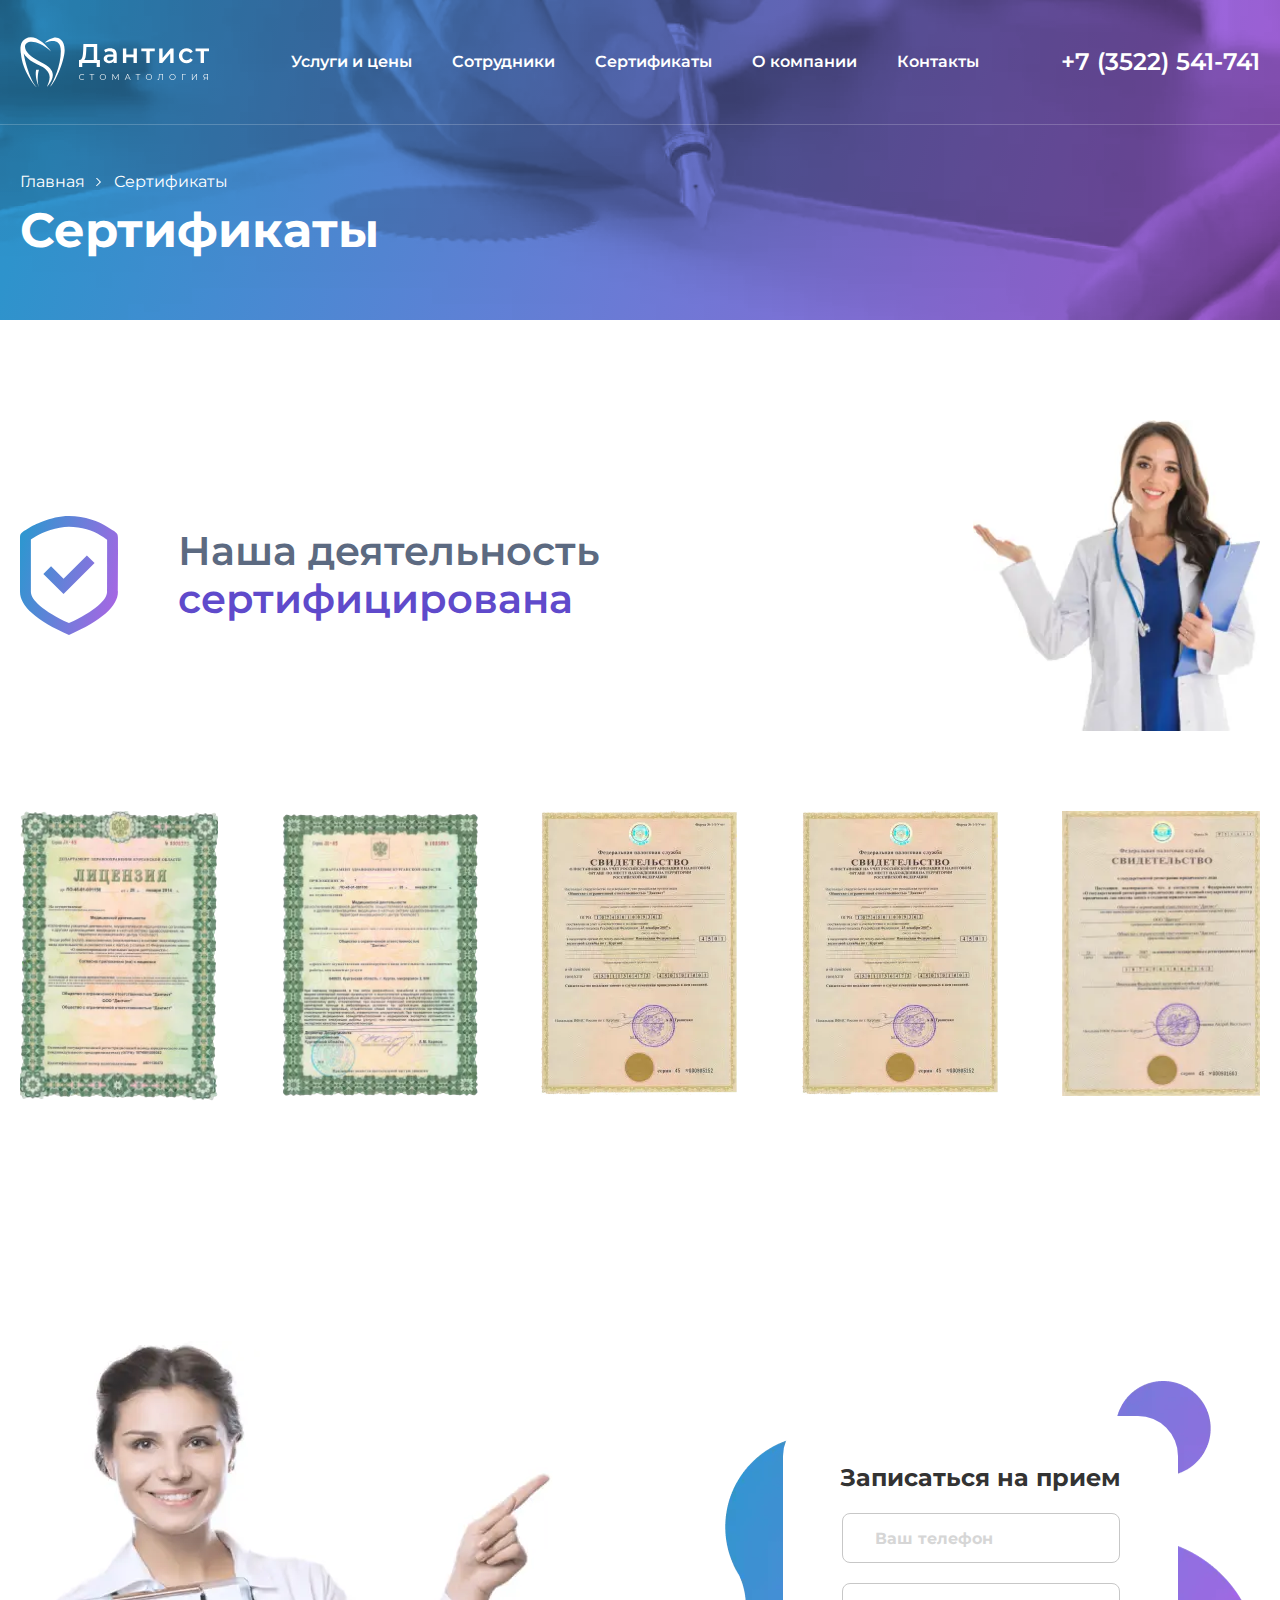
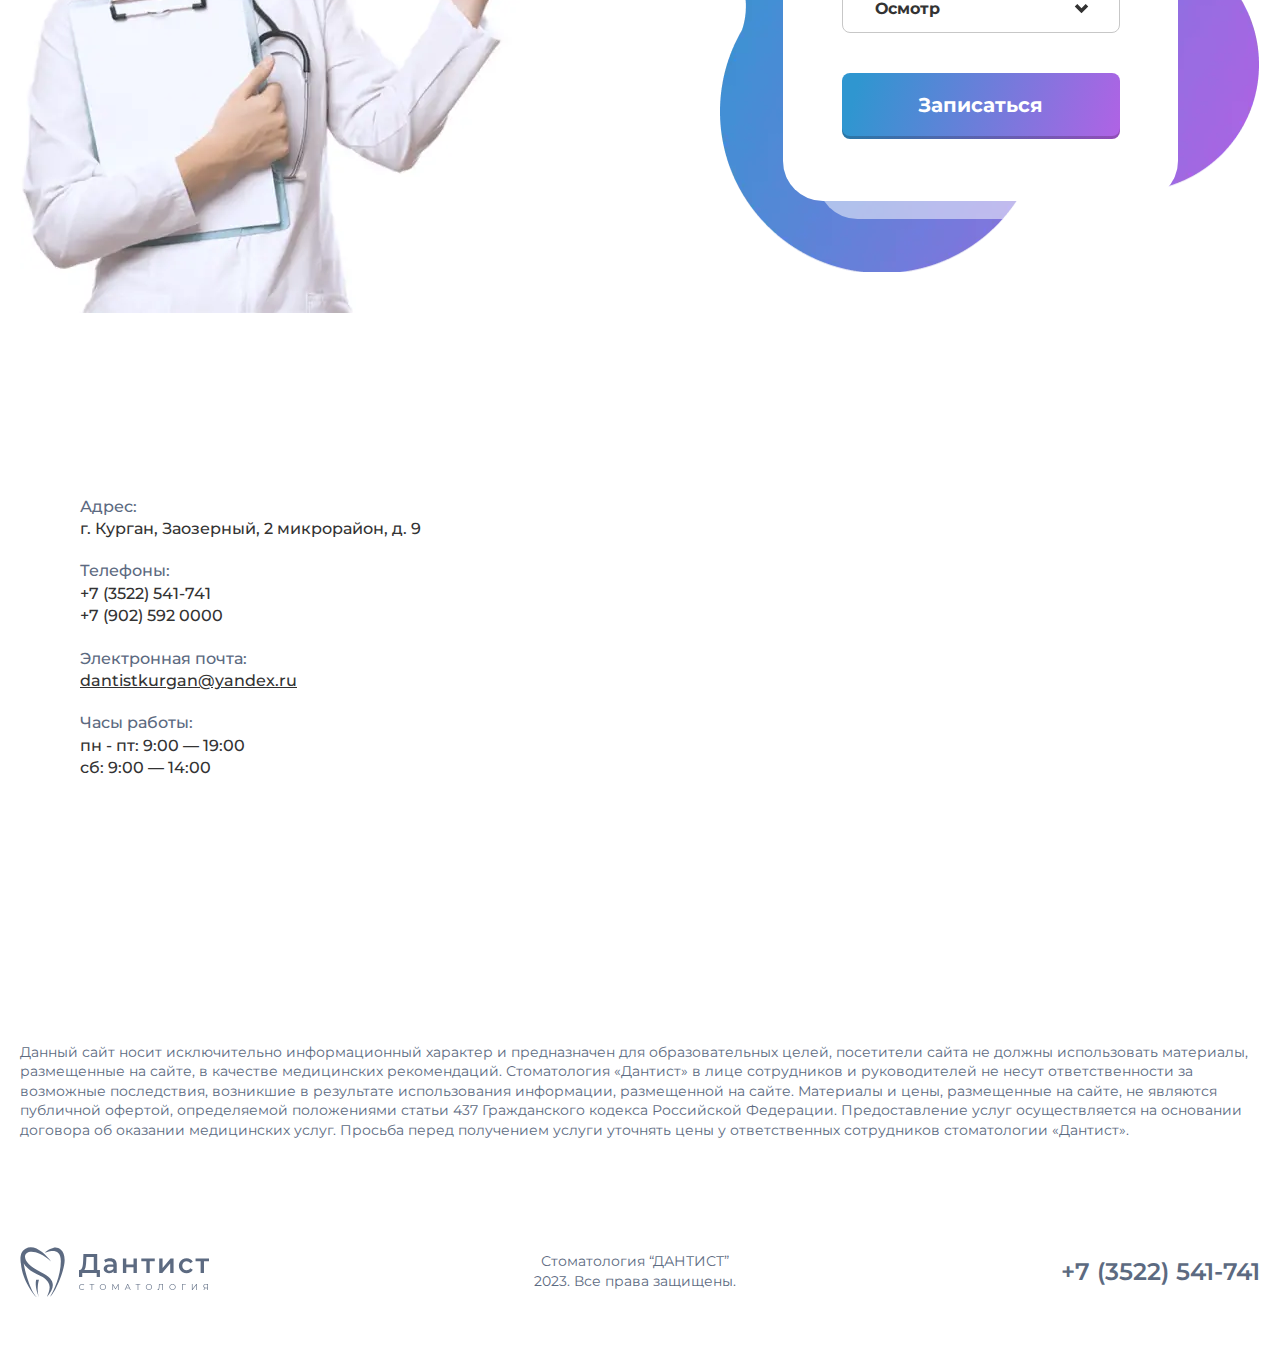
<file: certificates.html>
<!DOCTYPE html>
<html lang="ru">
<head>
	<meta charset="UTF-8">
	<meta http-equiv="X-UA-Compatible" content="IE=edge">
	<meta name="viewport" content="width=device-width, initial-scale=1.0">
	<link rel="icon" type="image/png" href="img/favicon.png">
	<link rel="stylesheet" href="css/style.min.css?_v=20241121142149">
	<title>Сертификаты</title>
</head>

<body>
	<header class="header fix-block">
	<div class="header__container container">
		<a href="index.html" class="header__logo">
			<img src="img/header-logo.svg" alt="Логотип">
		</a>
		<div class="header__menu menu">
			<div class="menu__icon">
				<span></span>
			</div>
			<nav class="menu__body">
				<ul class="menu__list">
					<li class="menu__item">
						<a href="services.html" class="menu__link">Услуги и цены</a>
					</li>
					<li class="menu__item">
						<a href="employees.html" class="menu__link">Сотрудники</a>
					</li>
					<li class="menu__item">
						<a href="certificates.html" class="menu__link">Сертификаты</a>
					</li>
					<li class="menu__item">
						<a href="about.html" class="menu__link">О компании</a>
					</li>
					<li class="menu__item">
						<a href="contacts.html" class="menu__link">Контакты</a>
					</li>
				</ul>
			</nav>
		</div>
		<a href="tel:+73522541741" class="header__phone">+7 (3522) 541-741</a>
	</div>
</header>
	<main>
		<section class="certificates-hero hero">
			<div class="certificates-hero__container container">
				<ul class="certificates-hero__breadcrumps breadcrumps">
					<li class="breadcrumps__item">
						<a href="index.html">Главная</a>
					</li>
					<li class="breadcrumps__item">Сертификаты</li>
				</ul>
				<h1 class="certificates-hero__title hero__title">Сертификаты</h1>
			</div>
		</section>
		<section class="activity">
			<div class="activity__container container">
				<div class="activity__top top-activity">
					<div class="top-activity__decor">
						<img src="img/icons/shield.svg" alt="Щит">
					</div>
					<h2 class="top-activity__title">Наша деятельность <span>сертифицирована</span></h2>
					<div class="top-activity__image">
						<picture><source srcset="img/decor/doctor.webp" type="image/webp"><img src="img/decor/doctor.jpg" alt="Доктор"></picture>
					</div>
				</div>
				<div class="activity__documents documents-activity">
					<a class="documents-activity__item">
						<picture><source srcset="img/licenses/license.webp" type="image/webp"><img src="img/licenses/license.png" alt="Лицензия"></picture>
					</a>
					<a class="documents-activity__item">
						<picture><source srcset="img/licenses/license-supplement.webp" type="image/webp"><img src="img/licenses/license-supplement.png" alt="Приложение к лицензии"></picture>
					</a>
					<a class="documents-activity__item">
						<picture><source srcset="img/licenses/certificate-accounting.webp" type="image/webp"><img src="img/licenses/certificate-accounting.png" alt="Сертификат о постановке на учет"></picture>
					</a>
					<a class="documents-activity__item">
						<picture><source srcset="img/licenses/certificate-registration.webp" type="image/webp"><img src="img/licenses/certificate-registration.png" alt="Сертификат о регистрации"></picture>
					</a>
					<a class="documents-activity__item">
						<picture><source srcset="img/licenses/location.webp" type="image/webp"><img src="img/licenses/location.png" alt="Место осуществления деятельности"></picture>
					</a>
					<div class="documents-activity__popup popup-documents fix-block">
						<button class="popup-documents__btn" type="button"></button>
						<div class="popup-documents__image">
							<picture><source srcset="img/licenses/license.webp" type="image/webp"><img src="img/licenses/license.png"></picture>
						</div>
					</div>
				</div>
			</div>
		</section>
		<div class="reception">
			<div class="reception__container container">
				<div class="reception__img">
					<picture><source srcset="img/content/woman-with-document.webp" type="image/webp"><img src="img/content/woman-with-document.jpg" alt="Доктор с планшетом"></picture>
				</div>
				<form action="#" class="reception__form form-reception">
					<div class="form-reception__wrapper">
						<h3 class="form-reception__title">Записаться на прием</h3>
						<input class="form-reception__input form-input phone-mask" type="tel" placeholder="Ваш телефон"
							autocomplete="off"></input>
						<div class="form-reception__select form-select dropdown">
							<button class="form-reception__input dropdown__btn form-input">Осмотр</button>
							<ul class="dropdown__list form-reception__input form-input">
								<li class="dropdown__item" data-value="inspection">Осмотр</li>
								<li class="dropdown__item" data-value="anesthesia">Аппликационная анастезия</li>
								<li class="dropdown__item" data-value="middleCaries">Лечение среднего кариеса</li>
								<li class="dropdown__item" data-value="deepCaries">Лечение глубокого кариеса</li>
							</ul>
							<input class="form-reception__input form-input dropdown__input-hidden" type="text"
								name="select-category" value=""></input>
						</div>
						<button class="form-reception__btn btn" type="submit">Записаться</button>
					</div>
				</form>
			</div>
		</div>
		<div class="contacts">
			<div class="contacts__map" id="map">
				<script
					src="https://api-maps.yandex.ru/2.1/?apikey=de42dc1c-c4cc-4486-9e74-1c1a55b67a3d&max-width=100%%&max-height=100%&lang=ru_RU">
					</script>
			</div>
			<div class="contacts__container container">
				<div class="contacts__content content-contacts">
					<h5 class="content-contacts__title">Адрес:</h5>
					<p class="content-contacts__description">г. Курган, Заозерный, 2 микрорайон, д. 9</p>
					<h5 class="content-contacts__title">Телефоны:</h5>
					<p class="content-contacts__description content-contacts__description--phones">
						<a href="tel:+73522541741">+7 (3522) 541-741</a>
						<a href="tel:+73522541741">+7 (902) 592 0000</a>
					</p>
					<h5 class="content-contacts__title">Электронная почта:</h5>
					<p class="content-contacts__description content-contacts__description--email">
						<a href="mailto:dantistkurgan@yandex.ru">dantistkurgan@yandex.ru</a>
					</p>
					<h5 class="content-contacts__title">Часы работы:</h5>
					<p class="content-contacts__description">пн - пт: 9:00 — 19:00</p>
					<p class="content-contacts__description">сб: 9:00 — 14:00</p>
				</div>
			</div>
		</div>
	</main>
	<footer class="footer">
	<div class="footer__container container">
		<p class="footer__text">Данный сайт носит исключительно информационный характер и предназначен для
			образовательных целей, посетители сайта не должны использовать материалы, размещенные на сайте, в
			качестве медицинских рекомендаций. Стоматология «Дантист» в лице сотрудников и руководителей не несут
			ответственности за возможные последствия, возникшие в результате использования информации, размещенной
			на сайте. Материалы и цены, размещенные на сайте, не являются публичной офертой, определяемой
			положениями статьи 437 Гражданского кодекса Российской Федерации. Предоставление услуг осуществляется на
			основании договора об оказании медицинских услуг. Просьба перед получением услуги уточнять цены у
			ответственных сотрудников стоматологии «Дантист».</p>
		<div class="footer__bottom">
			<a href="index.html" class="footer__logo">
				<img src="img/footer-logo.svg" alt="Логотип">
			</a>
			<p class="footer__copyright">Стоматология “ДАНТИСТ” 2023. Все права защищены.</p>
			<a href="tel:+73522541741" class="footer__phone">+7 (3522) 541-741</a>
		</div>
	</div>
</footer>
	<script src="js/app.min.js?_v=20241121142149"></script>
</body>

</html>
</file>
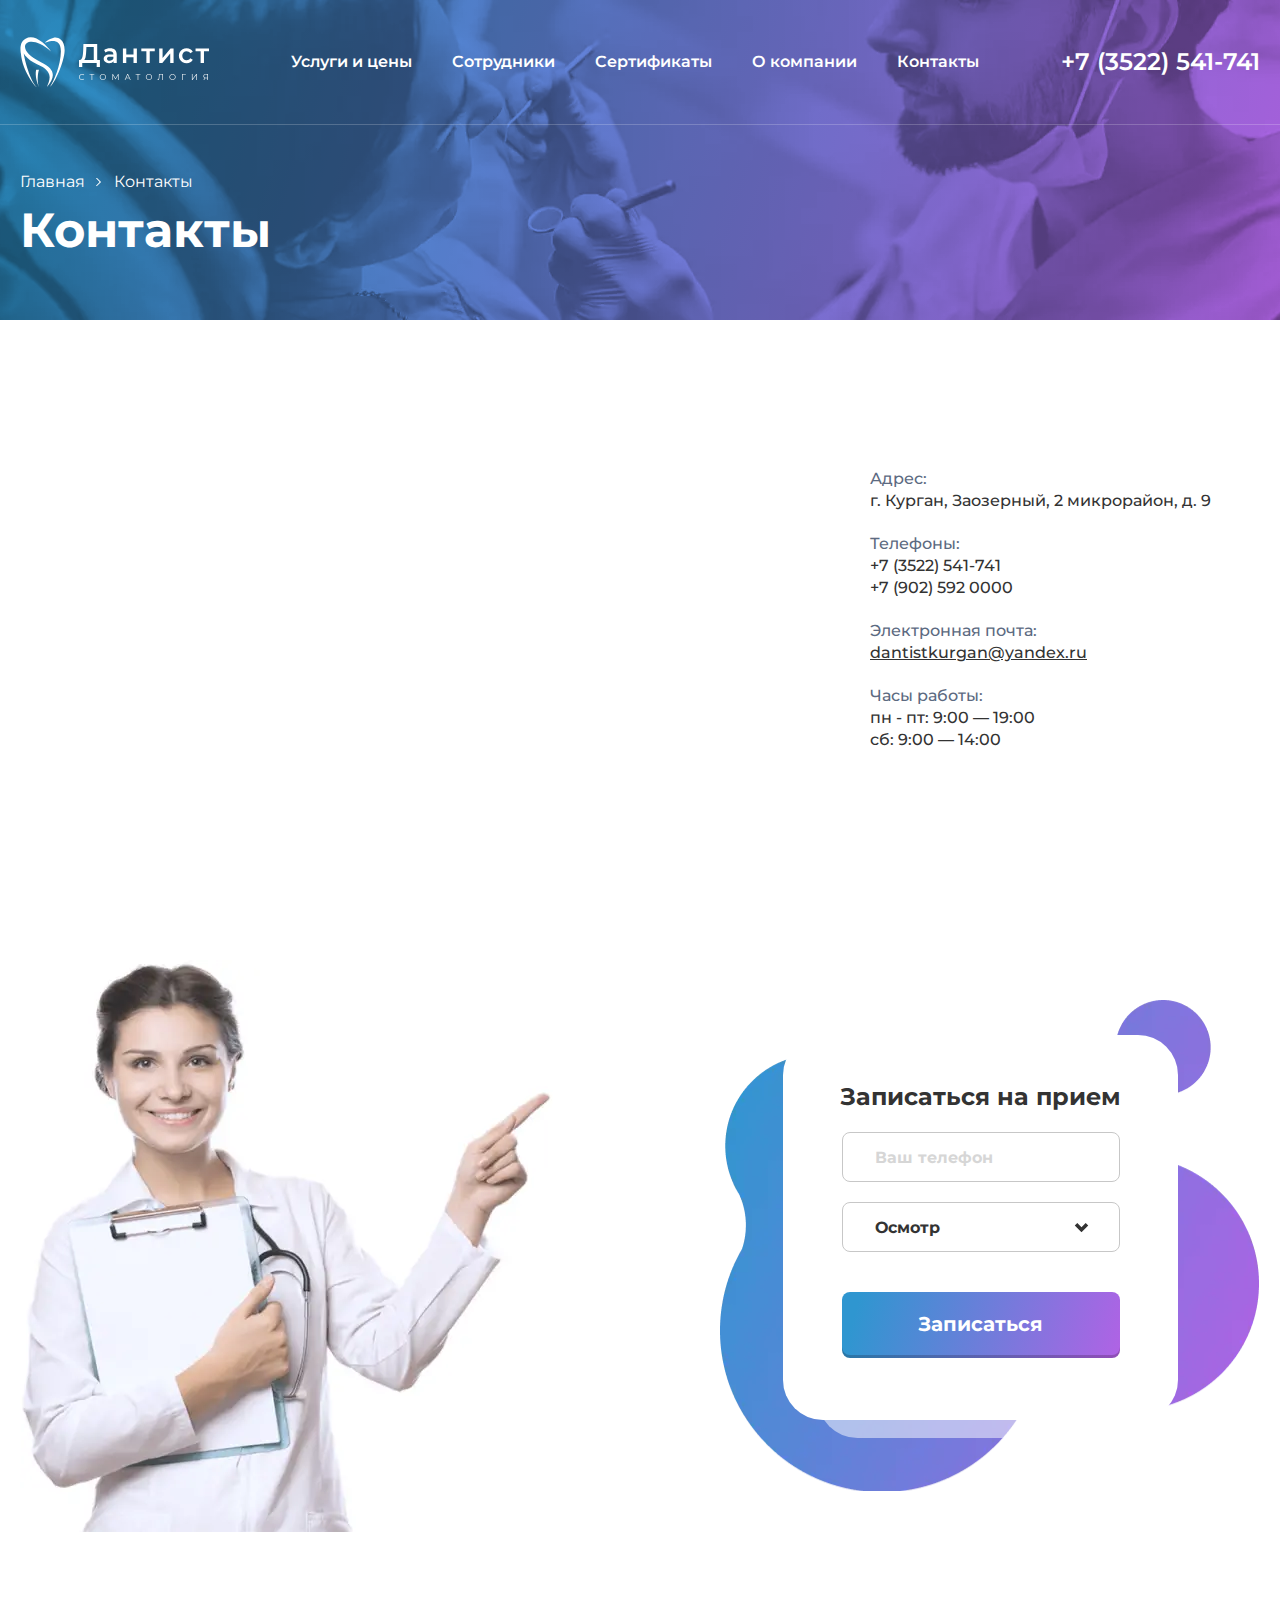
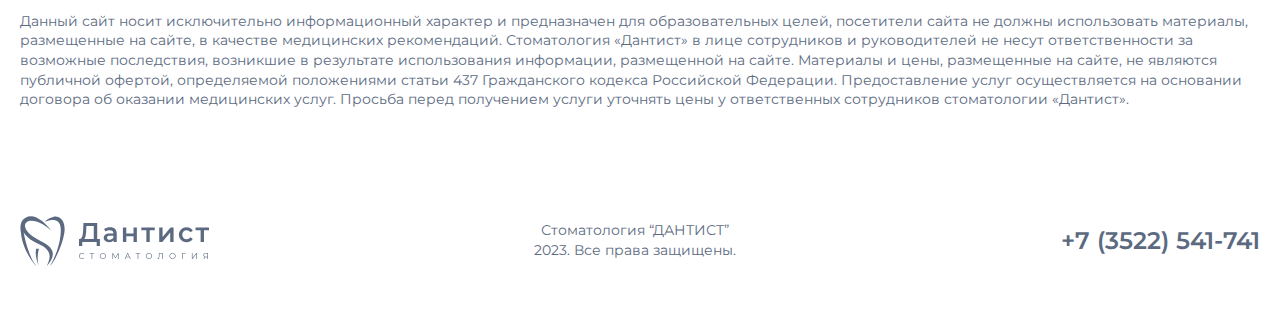
<file: contacts.html>
<!DOCTYPE html>
<html lang="ru">
<head>
	<meta charset="UTF-8">
	<meta http-equiv="X-UA-Compatible" content="IE=edge">
	<meta name="viewport" content="width=device-width, initial-scale=1.0">
	<link rel="icon" type="image/png" href="img/favicon.png">
	<link rel="stylesheet" href="css/style.min.css?_v=20241121142149">
	<title>Контакты</title>
</head>

<body>
	<header class="header fix-block">
	<div class="header__container container">
		<a href="../index.html" class="header__logo">
			<img src="img/header-logo.svg" alt="Логотип">
		</a>
		<div class="header__menu menu">
			<div class="menu__icon">
				<span></span>
			</div>
			<nav class="menu__body">
				<ul class="menu__list">
					<li class="menu__item">
						<a href="../services.html" class="menu__link">Услуги и цены</a>
					</li>
					<li class="menu__item">
						<a href="../employees.html" class="menu__link">Сотрудники</a>
					</li>
					<li class="menu__item">
						<a href="../certificates.html" class="menu__link">Сертификаты</a>
					</li>
					<li class="menu__item">
						<a href="../about.html" class="menu__link">О компании</a>
					</li>
					<li class="menu__item">
						<a href="../contacts.html" class="menu__link">Контакты</a>
					</li>
				</ul>
			</nav>
		</div>
		<a href="tel:+73522541741" class="header__phone">+7 (3522) 541-741</a>
	</div>
</header>
	<main>
		<section class="contacts-hero hero">
			<div class="contacts-hero__container container">
				<ul class="contacts-hero__breadcrumps breadcrumps">
					<li class="breadcrumps__item">
						<a href="index.html">Главная</a>
					</li>
					<li class="breadcrumps__item">Контакты</li>
				</ul>
				<h1 class="contacts-hero__title hero__title">Контакты</h1>
			</div>
		</section>
		<div class="contacts contacts-page">
			<div class="contacts__container contacts-page__container container">
				<div class="contacts__map contacts-page__map" id="map">
					<script
						src="https://api-maps.yandex.ru/2.1/?apikey=de42dc1c-c4cc-4486-9e74-1c1a55b67a3d&max-width=100%%&max-height=100%&lang=ru_RU">
						</script>
				</div>
				<div class="contacts__content content-contacts contacts-page__content">
					<h5 class="content-contacts__title">Адрес:</h5>
					<p class="content-contacts__description">г. Курган, Заозерный, 2 микрорайон, д. 9</p>
					<h5 class="content-contacts__title">Телефоны:</h5>
					<p class="content-contacts__description content-contacts__description--phones">
						<a href="tel:+73522541741">+7 (3522) 541-741</a>
						<a href="tel:+73522541741">+7 (902) 592 0000</a>
					</p>
					<h5 class="content-contacts__title">Электронная почта:</h5>
					<p class="content-contacts__description content-contacts__description--email">
						<a href="mailto:dantistkurgan@yandex.ru">dantistkurgan@yandex.ru</a>
					</p>
					<h5 class="content-contacts__title">Часы работы:</h5>
					<p class="content-contacts__description">пн - пт: 9:00 — 19:00</p>
					<p class="content-contacts__description">сб: 9:00 — 14:00</p>
				</div>
			</div>
		</div>
		<div class="reception">
			<div class="reception__container container">
				<div class="reception__img">
					<picture><source srcset="img/content/woman-with-document.webp" type="image/webp"><img src="img/content/woman-with-document.jpg" alt="Доктор с планшетом"></picture>
				</div>
				<form action="#" class="reception__form form-reception">
					<div class="form-reception__wrapper">
						<h3 class="form-reception__title">Записаться на прием</h3>
						<input class="form-reception__input form-input phone-mask" type="tel" placeholder="Ваш телефон"
							autocomplete="off"></input>
						<div class="form-reception__select form-select dropdown">
							<button class="form-reception__input dropdown__btn form-input">Осмотр</button>
							<ul class="dropdown__list form-reception__input form-input">
								<li class="dropdown__item" data-value="inspection">Осмотр</li>
								<li class="dropdown__item" data-value="anesthesia">Аппликационная анастезия</li>
								<li class="dropdown__item" data-value="middleCaries">Лечение среднего кариеса</li>
								<li class="dropdown__item" data-value="deepCaries">Лечение глубокого кариеса</li>
							</ul>
							<input class="form-reception__input form-input dropdown__input-hidden" type="text"
								name="select-category" value=""></input>
						</div>
						<button class="form-reception__btn btn" type="submit">Записаться</button>
					</div>
				</form>
			</div>
		</div>
	</main>
	<footer class="footer">
	<div class="footer__container container">
		<p class="footer__text">Данный сайт носит исключительно информационный характер и предназначен для
			образовательных целей, посетители сайта не должны использовать материалы, размещенные на сайте, в
			качестве медицинских рекомендаций. Стоматология «Дантист» в лице сотрудников и руководителей не несут
			ответственности за возможные последствия, возникшие в результате использования информации, размещенной
			на сайте. Материалы и цены, размещенные на сайте, не являются публичной офертой, определяемой
			положениями статьи 437 Гражданского кодекса Российской Федерации. Предоставление услуг осуществляется на
			основании договора об оказании медицинских услуг. Просьба перед получением услуги уточнять цены у
			ответственных сотрудников стоматологии «Дантист».</p>
		<div class="footer__bottom">
			<a href="../index.html" class="footer__logo">
				<img src="img/footer-logo.svg" alt="Логотип">
			</a>
			<p class="footer__copyright">Стоматология “ДАНТИСТ” 2023. Все права защищены.</p>
			<a href="tel:+73522541741" class="footer__phone">+7 (3522) 541-741</a>
		</div>
	</div>
</footer>
	<script src="js/app.min.js?_v=20241121142149"></script>
</body>

</html>
</file>
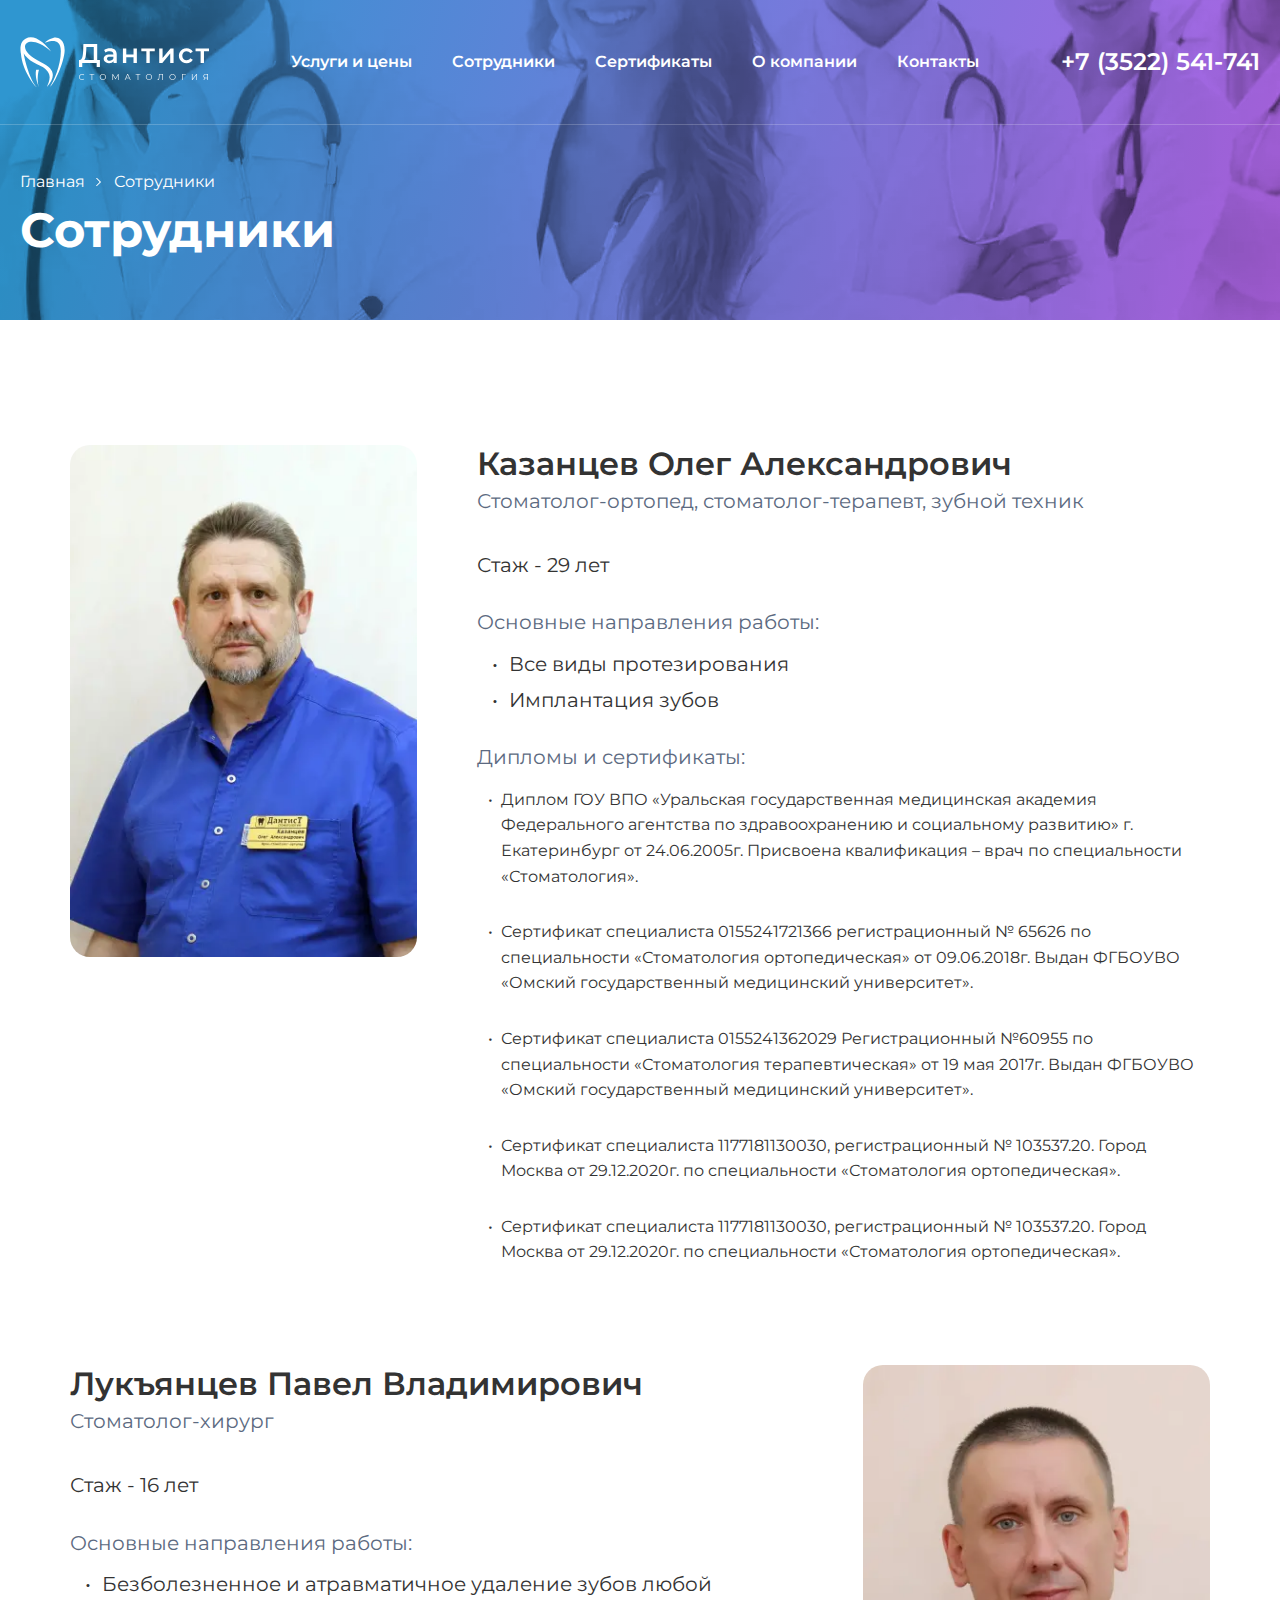
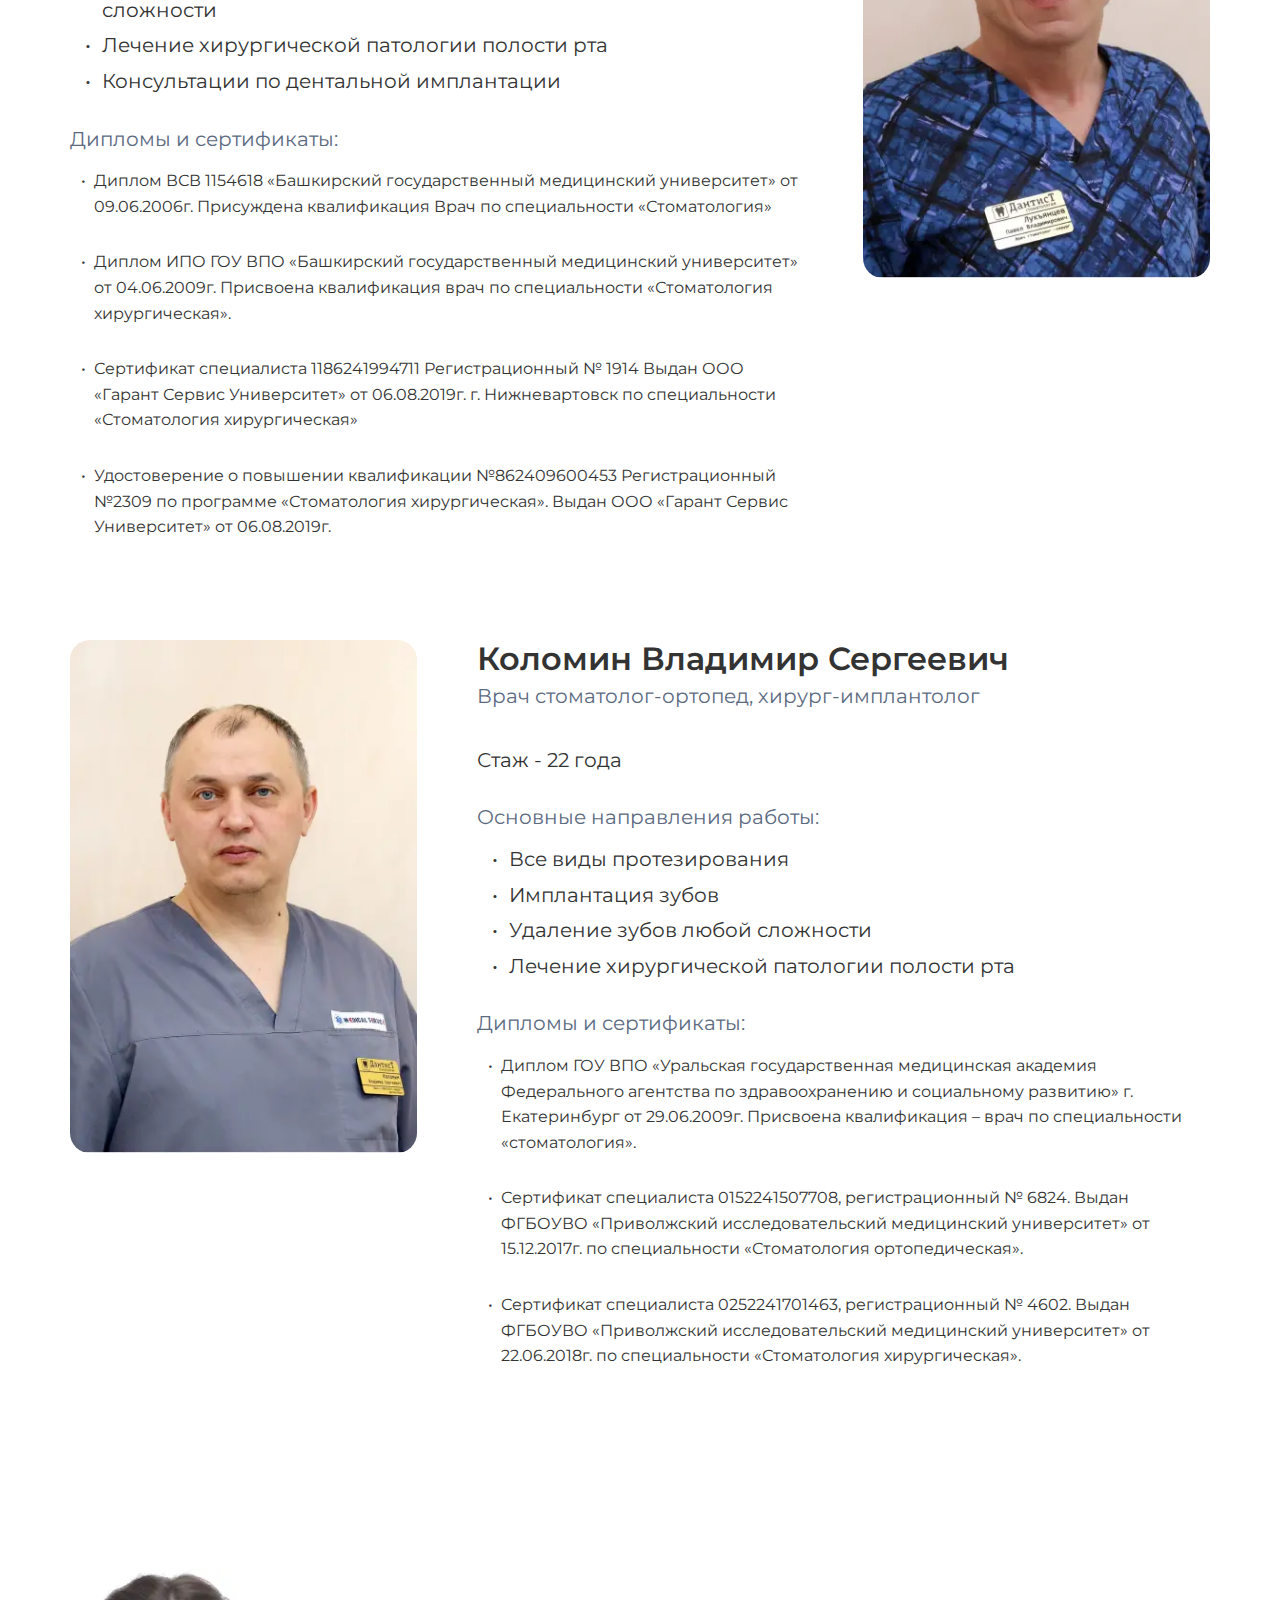
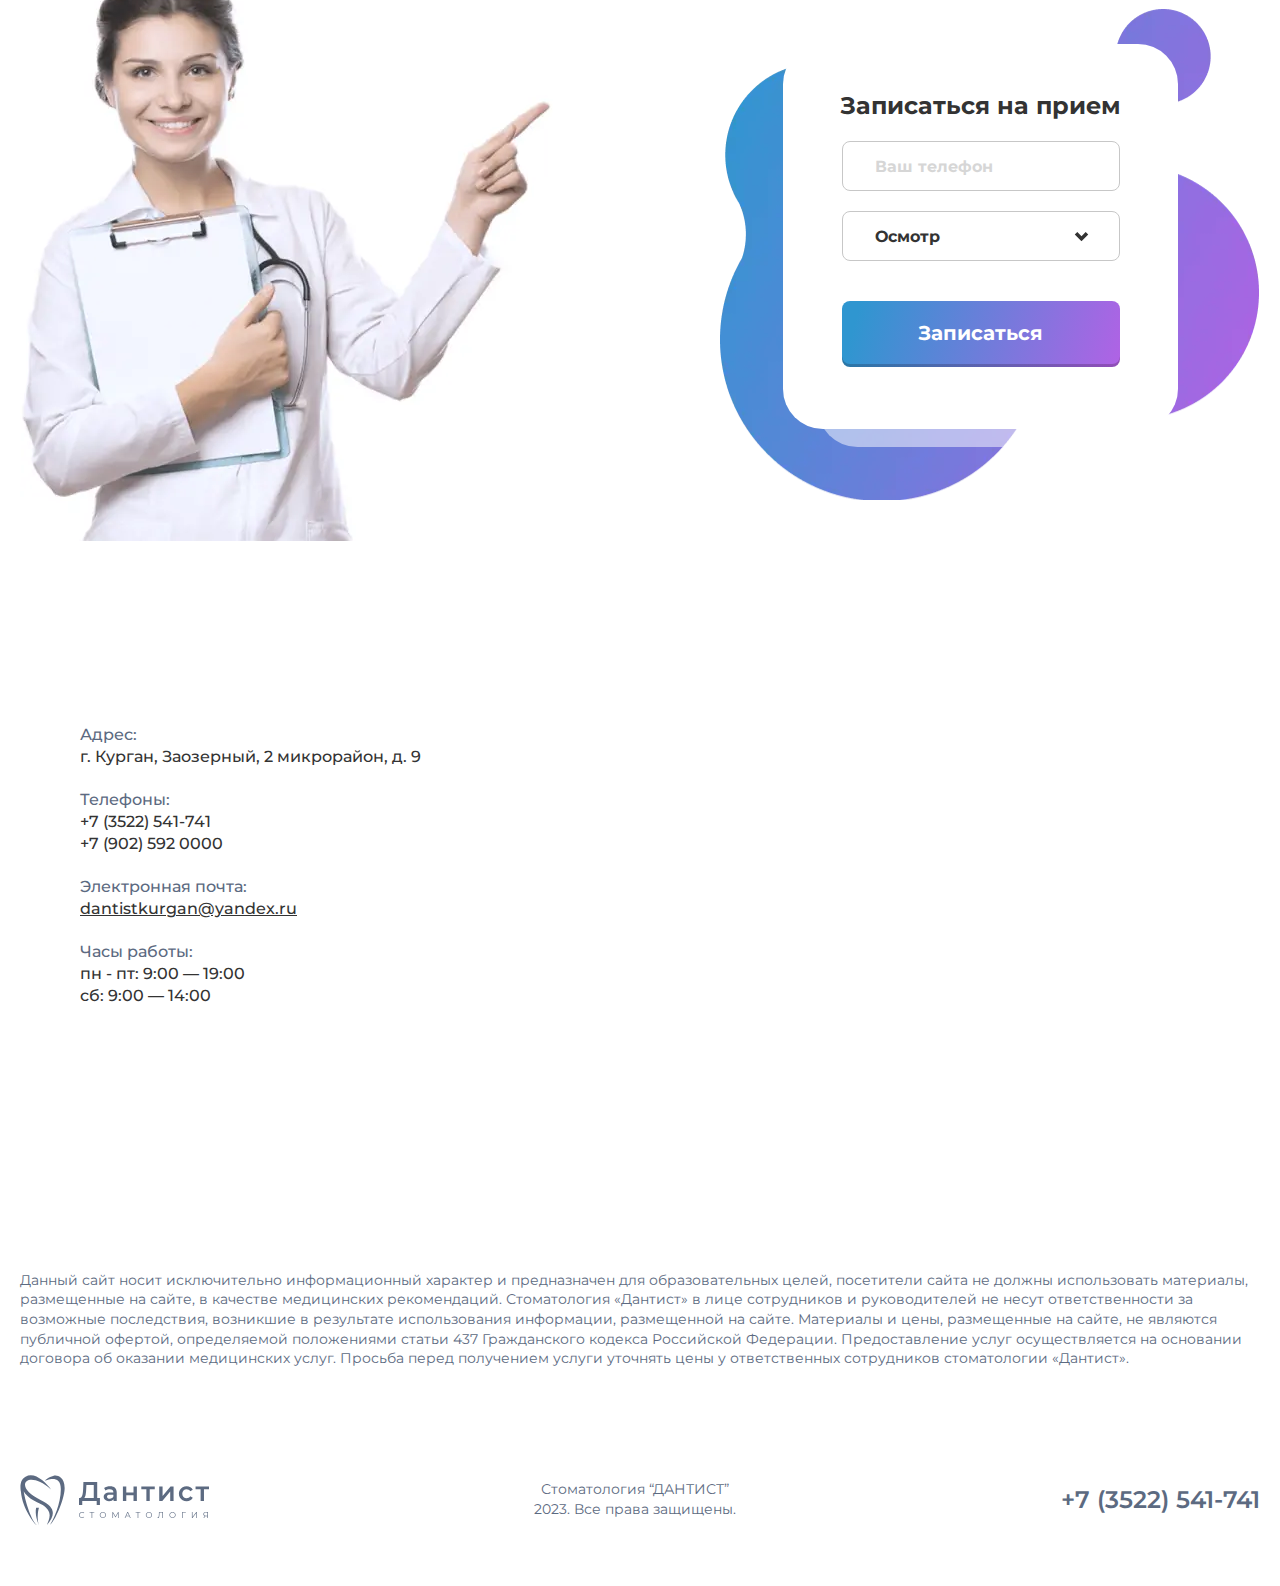
<file: employees.html>
<!DOCTYPE html>
<html lang="ru">
<head>
	<meta charset="UTF-8">
	<meta http-equiv="X-UA-Compatible" content="IE=edge">
	<meta name="viewport" content="width=device-width, initial-scale=1.0">
	<link rel="icon" type="image/png" href="img/favicon.png">
	<link rel="stylesheet" href="css/style.min.css?_v=20241121142149">
	<title>Сотрудники</title>
</head>

<body>
	<header class="header fix-block">
	<div class="header__container container">
		<a href="index.html" class="header__logo">
			<img src="img/header-logo.svg" alt="Логотип">
		</a>
		<div class="header__menu menu">
			<div class="menu__icon">
				<span></span>
			</div>
			<nav class="menu__body">
				<ul class="menu__list">
					<li class="menu__item">
						<a href="services.html" class="menu__link">Услуги и цены</a>
					</li>
					<li class="menu__item">
						<a href="employees.html" class="menu__link">Сотрудники</a>
					</li>
					<li class="menu__item">
						<a href="certificates.html" class="menu__link">Сертификаты</a>
					</li>
					<li class="menu__item">
						<a href="about.html" class="menu__link">О компании</a>
					</li>
					<li class="menu__item">
						<a href="contacts.html" class="menu__link">Контакты</a>
					</li>
				</ul>
			</nav>
		</div>
		<a href="tel:+73522541741" class="header__phone">+7 (3522) 541-741</a>
	</div>
</header>
	<main>
		<section class="employees-hero hero">
			<div class="employees-hero__container container">
				<ul class="employees-hero__breadcrumps breadcrumps">
					<li class="breadcrumps__item">
						<a href="index.html">Главная</a>
					</li>
					<li class="breadcrumps__item">Сотрудники</li>
				</ul>
				<h1 class="employees-hero__title hero__title">Сотрудники</h1>
			</div>
		</section>
		<div class="doctors">
			<div class="doctors__container container">
				<div class="doctors__items">
					<div class="doctors__item item-doctors" id="kazancev">
						<div class="item-doctors__photo">
							<picture><source srcset="img/content/kazancev.webp" type="image/webp"><img src="img/content/kazancev.jpg" alt="Казанцев О.А."></picture>
						</div>
						<div class="item-doctors__information information-doctor">
							<h3 class="information-doctor__title">Казанцев Олег Александрович</h3>
							<p class="information-doctor__subtitle">Стоматолог-ортопед, стоматолог-терапевт, зубной
								техник</p>
							<p class="information-doctor__experience">Стаж - 29 лет</p>
							<p class="information-doctor__direction">Основные направления работы:</p>
							<ul class="information-doctor__direction-list list-direction">
								<li class="list-direction__item">Все виды протезирования</li>
								<li class="list-direction__item">Имплантация зубов</li>
							</ul>
							<p class="information-doctor__diplomas">Дипломы и сертификаты:</p>
							<ul class="information-doctor__diplomas-list list-diplomas">
								<li class="list-diplomas__item">Диплом ГОУ ВПО «Уральская государственная медицинская
									академия Федерального агентства по здравоохранению и социальному развитию» г.
									Екатеринбург от 24.06.2005г. Присвоена квалификация – врач по специальности
									«Стоматология».</li>
								<li class="list-diplomas__item">Сертификат специалиста 0155241721366 регистрационный №
									65626 по специальности «Стоматология ортопедическая» от 09.06.2018г. Выдан ФГБОУВО
									«Омский государственный медицинский университет».</li>
								<li class="list-diplomas__item">Сертификат специалиста 0155241362029 Регистрационный
									№60955 по специальности «Стоматология терапевтическая» от 19 мая 2017г. Выдан
									ФГБОУВО «Омский государственный медицинский университет».</li>
								<li class="list-diplomas__item">Сертификат специалиста 1177181130030, регистрационный №
									103537.20. Город Москва от 29.12.2020г. по специальности «Стоматология
									ортопедическая».</li>
								<li class="list-diplomas__item">Сертификат специалиста 1177181130030, регистрационный №
									103537.20. Город Москва от 29.12.2020г. по специальности «Стоматология
									ортопедическая».</li>
							</ul>
						</div>
					</div>
					<div class="doctors__item item-doctors" id="lukyancev">
						<div class="item-doctors__information information-doctor">
							<h3 class="information-doctor__title">Лукъянцев Павел Владимирович</h3>
							<p class="information-doctor__subtitle">Стоматолог-хирург</p>
							<p class="information-doctor__experience">Стаж - 16 лет</p>
							<p class="information-doctor__direction">Основные направления работы:</p>
							<ul class="information-doctor__direction-list list-direction">
								<li class="list-direction__item">Безболезненное и атравматичное удаление зубов любой
									сложности</li>
								<li class="list-direction__item">Лечение хирургической патологии полости рта</li>
								<li class="list-direction__item">Консультации по дентальной имплантации</li>
							</ul>
							<p class="information-doctor__diplomas">Дипломы и сертификаты:</p>
							<ul class="information-doctor__diplomas-list list-diplomas">
								<li class="list-diplomas__item">Диплом ВСВ 1154618 «Башкирский государственный
									медицинский университет» от 09.06.2006г. Присуждена квалификация Врач по
									специальности «Стоматология»</li>
								<li class="list-diplomas__item">Диплом ИПО ГОУ ВПО «Башкирский государственный
									медицинский университет» от 04.06.2009г. Присвоена квалификация врач по
									специальности «Стоматология хирургическая».</li>
								<li class="list-diplomas__item">Сертификат специалиста 1186241994711 Регистрационный №
									1914 Выдан ООО «Гарант Сервис Университет» от 06.08.2019г. г. Нижневартовск по
									специальности «Стоматология хирургическая»</li>
								<li class="list-diplomas__item">Удостоверение о повышении квалификации №862409600453
									Регистрационный №2309 по программе «Стоматология хирургическая». Выдан ООО «Гарант
									Сервис Университет» от 06.08.2019г.</li>
							</ul>
						</div>
						<div class="item-doctors__photo">
							<picture><source srcset="img/content/lukyancev.webp" type="image/webp"><img src="img/content/lukyancev.jpg" alt="Лукъянцев П.В."></picture>
						</div>
					</div>
					<div class="doctors__item item-doctors" id="kolomin">
						<div class="item-doctors__photo">
							<picture><source srcset="img/content/kolomin.webp" type="image/webp"><img src="img/content/kolomin.jpg" alt="Коломин В.С"></picture>
						</div>
						<div class="item-doctors__information information-doctor">
							<h3 class="information-doctor__title">Коломин Владимир Сергеевич</h3>
							<p class="information-doctor__subtitle">Врач стоматолог-ортопед, хирург-имплантолог</p>
							<p class="information-doctor__experience">Стаж - 22 года</p>
							<p class="information-doctor__direction">Основные направления работы:</p>
							<ul class="information-doctor__direction-list list-direction">
								<li class="list-direction__item">Все виды протезирования</li>
								<li class="list-direction__item">Имплантация зубов</li>
								<li class="list-direction__item">Удаление зубов любой сложности</li>
								<li class="list-direction__item">Лечение хирургической патологии полости рта</li>
							</ul>
							<p class="information-doctor__diplomas">Дипломы и сертификаты:</p>
							<ul class="information-doctor__diplomas-list list-diplomas">
								<li class="list-diplomas__item">Диплом ГОУ ВПО «Уральская государственная медицинская
									академия Федерального агентства по здравоохранению и социальному развитию» г.
									Екатеринбург от 29.06.2009г. Присвоена квалификация – врач по специальности
									«стоматология».</li>
								<li class="list-diplomas__item">Сертификат специалиста 0152241507708, регистрационный №
									6824. Выдан ФГБОУВО «Приволжский исследовательский медицинский университет» от
									15.12.2017г. по специальности «Стоматология ортопедическая».</li>
								<li class="list-diplomas__item">Сертификат специалиста 0252241701463, регистрационный №
									4602. Выдан ФГБОУВО «Приволжский исследовательский медицинский университет» от
									22.06.2018г. по специальности «Стоматология хирургическая».</li>
							</ul>
						</div>
					</div>
				</div>
			</div>
		</div>
		<div class="reception">
			<div class="reception__container container">
				<div class="reception__img">
					<picture><source srcset="img/content/woman-with-document.webp" type="image/webp"><img src="img/content/woman-with-document.jpg" alt="Доктор с планшетом"></picture>
				</div>
				<form action="#" class="reception__form form-reception">
					<div class="form-reception__wrapper">
						<h3 class="form-reception__title">Записаться на прием</h3>
						<input class="form-reception__input form-input phone-mask" type="tel" placeholder="Ваш телефон"
							autocomplete="off"></input>
						<div class="form-reception__select form-select dropdown">
							<button class="form-reception__input dropdown__btn form-input">Осмотр</button>
							<ul class="dropdown__list form-reception__input form-input">
								<li class="dropdown__item" data-value="inspection">Осмотр</li>
								<li class="dropdown__item" data-value="anesthesia">Аппликационная анастезия</li>
								<li class="dropdown__item" data-value="middleCaries">Лечение среднего кариеса</li>
								<li class="dropdown__item" data-value="deepCaries">Лечение глубокого кариеса</li>
							</ul>
							<input class="form-reception__input form-input dropdown__input-hidden" type="text"
								name="select-category" value=""></input>
						</div>
						<button class="form-reception__btn btn" type="submit">Записаться</button>
					</div>
				</form>
			</div>
		</div>
		<div class="contacts">
			<div class="contacts__map" id="map">
				<script
					src="https://api-maps.yandex.ru/2.1/?apikey=de42dc1c-c4cc-4486-9e74-1c1a55b67a3d&max-width=100%%&max-height=100%&lang=ru_RU">
					</script>
			</div>
			<div class="contacts__container container">
				<div class="contacts__content content-contacts">
					<h5 class="content-contacts__title">Адрес:</h5>
					<p class="content-contacts__description">г. Курган, Заозерный, 2 микрорайон, д. 9</p>
					<h5 class="content-contacts__title">Телефоны:</h5>
					<p class="content-contacts__description content-contacts__description--phones">
						<a href="tel:+73522541741">+7 (3522) 541-741</a>
						<a href="tel:+73522541741">+7 (902) 592 0000</a>
					</p>
					<h5 class="content-contacts__title">Электронная почта:</h5>
					<p class="content-contacts__description content-contacts__description--email">
						<a href="mailto:dantistkurgan@yandex.ru">dantistkurgan@yandex.ru</a>
					</p>
					<h5 class="content-contacts__title">Часы работы:</h5>
					<p class="content-contacts__description">пн - пт: 9:00 — 19:00</p>
					<p class="content-contacts__description">сб: 9:00 — 14:00</p>
				</div>
			</div>
		</div>
	</main>
	<footer class="footer">
	<div class="footer__container container">
		<p class="footer__text">Данный сайт носит исключительно информационный характер и предназначен для
			образовательных целей, посетители сайта не должны использовать материалы, размещенные на сайте, в
			качестве медицинских рекомендаций. Стоматология «Дантист» в лице сотрудников и руководителей не несут
			ответственности за возможные последствия, возникшие в результате использования информации, размещенной
			на сайте. Материалы и цены, размещенные на сайте, не являются публичной офертой, определяемой
			положениями статьи 437 Гражданского кодекса Российской Федерации. Предоставление услуг осуществляется на
			основании договора об оказании медицинских услуг. Просьба перед получением услуги уточнять цены у
			ответственных сотрудников стоматологии «Дантист».</p>
		<div class="footer__bottom">
			<a href="index.html" class="footer__logo">
				<img src="img/footer-logo.svg" alt="Логотип">
			</a>
			<p class="footer__copyright">Стоматология “ДАНТИСТ” 2023. Все права защищены.</p>
			<a href="tel:+73522541741" class="footer__phone">+7 (3522) 541-741</a>
		</div>
	</div>
</footer>
	<script src="js/app.min.js?_v=20241121142149"></script>
</body>

</html>
</file>
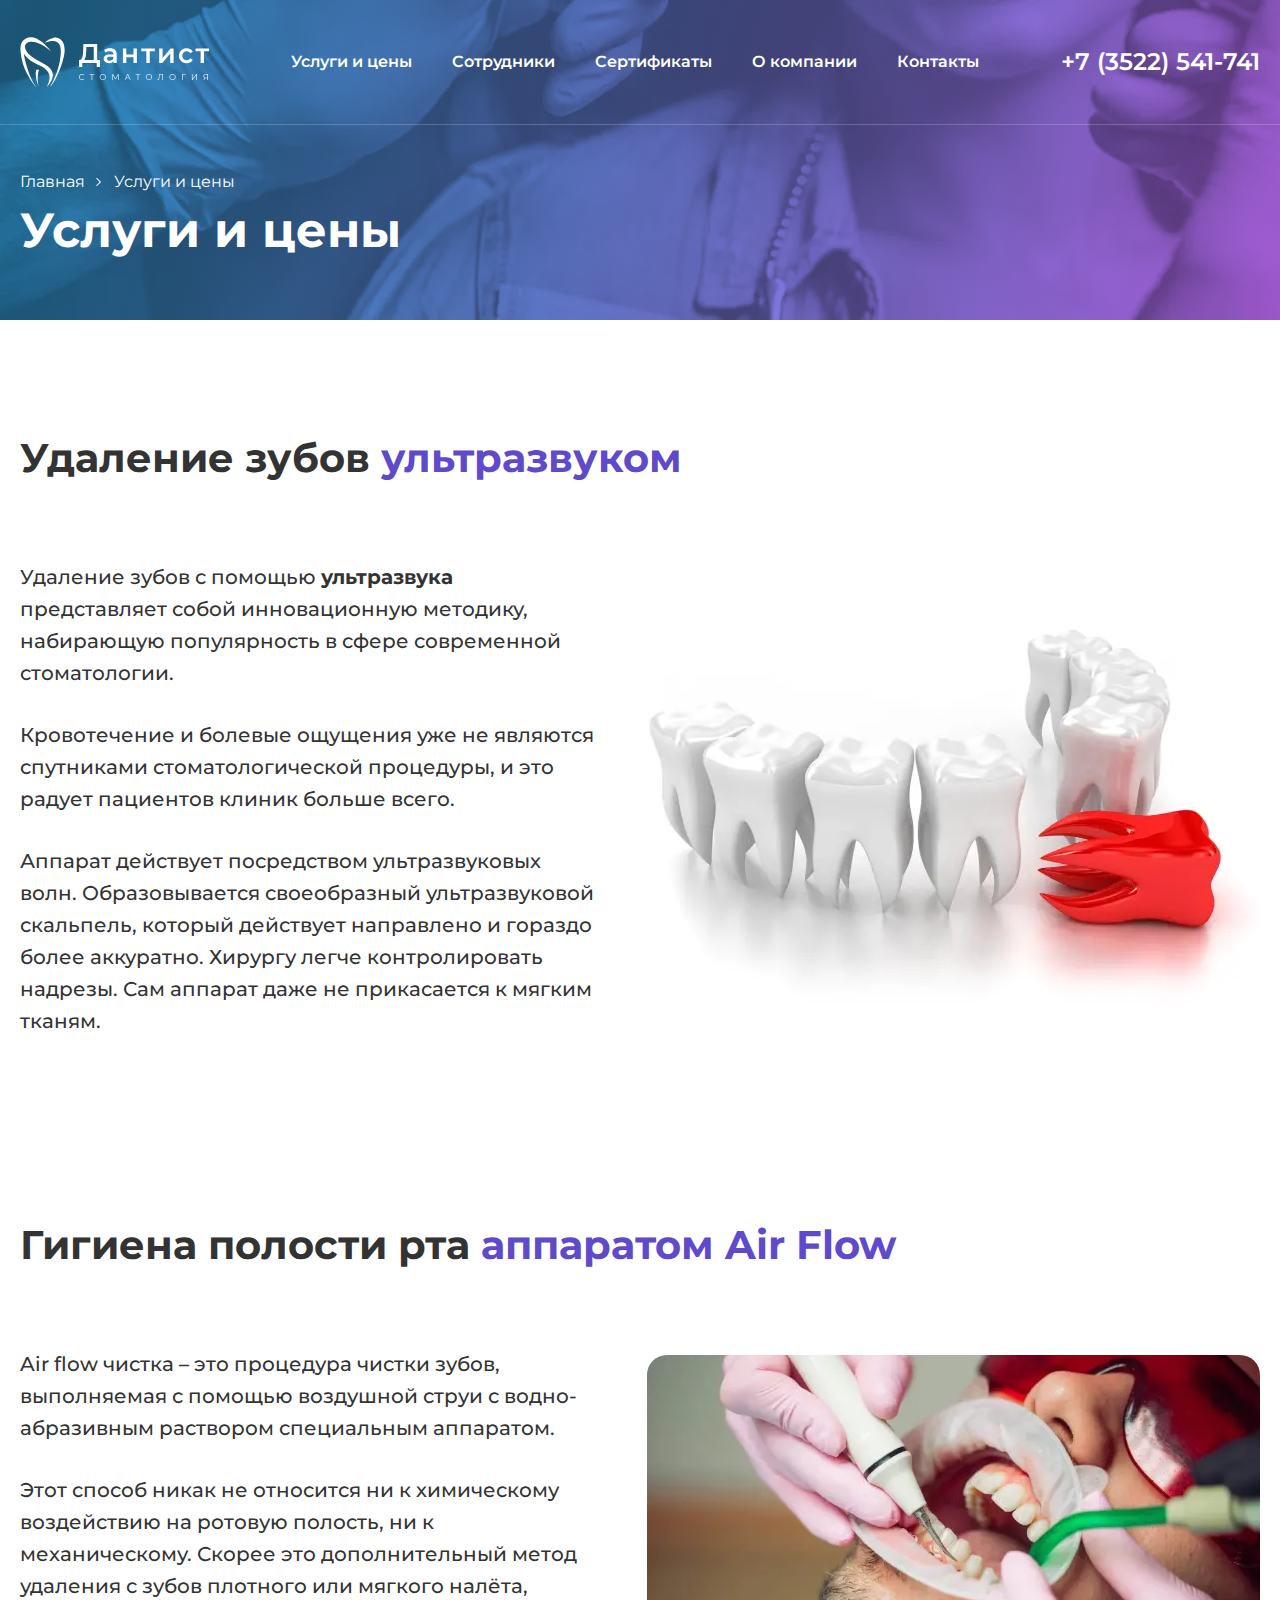
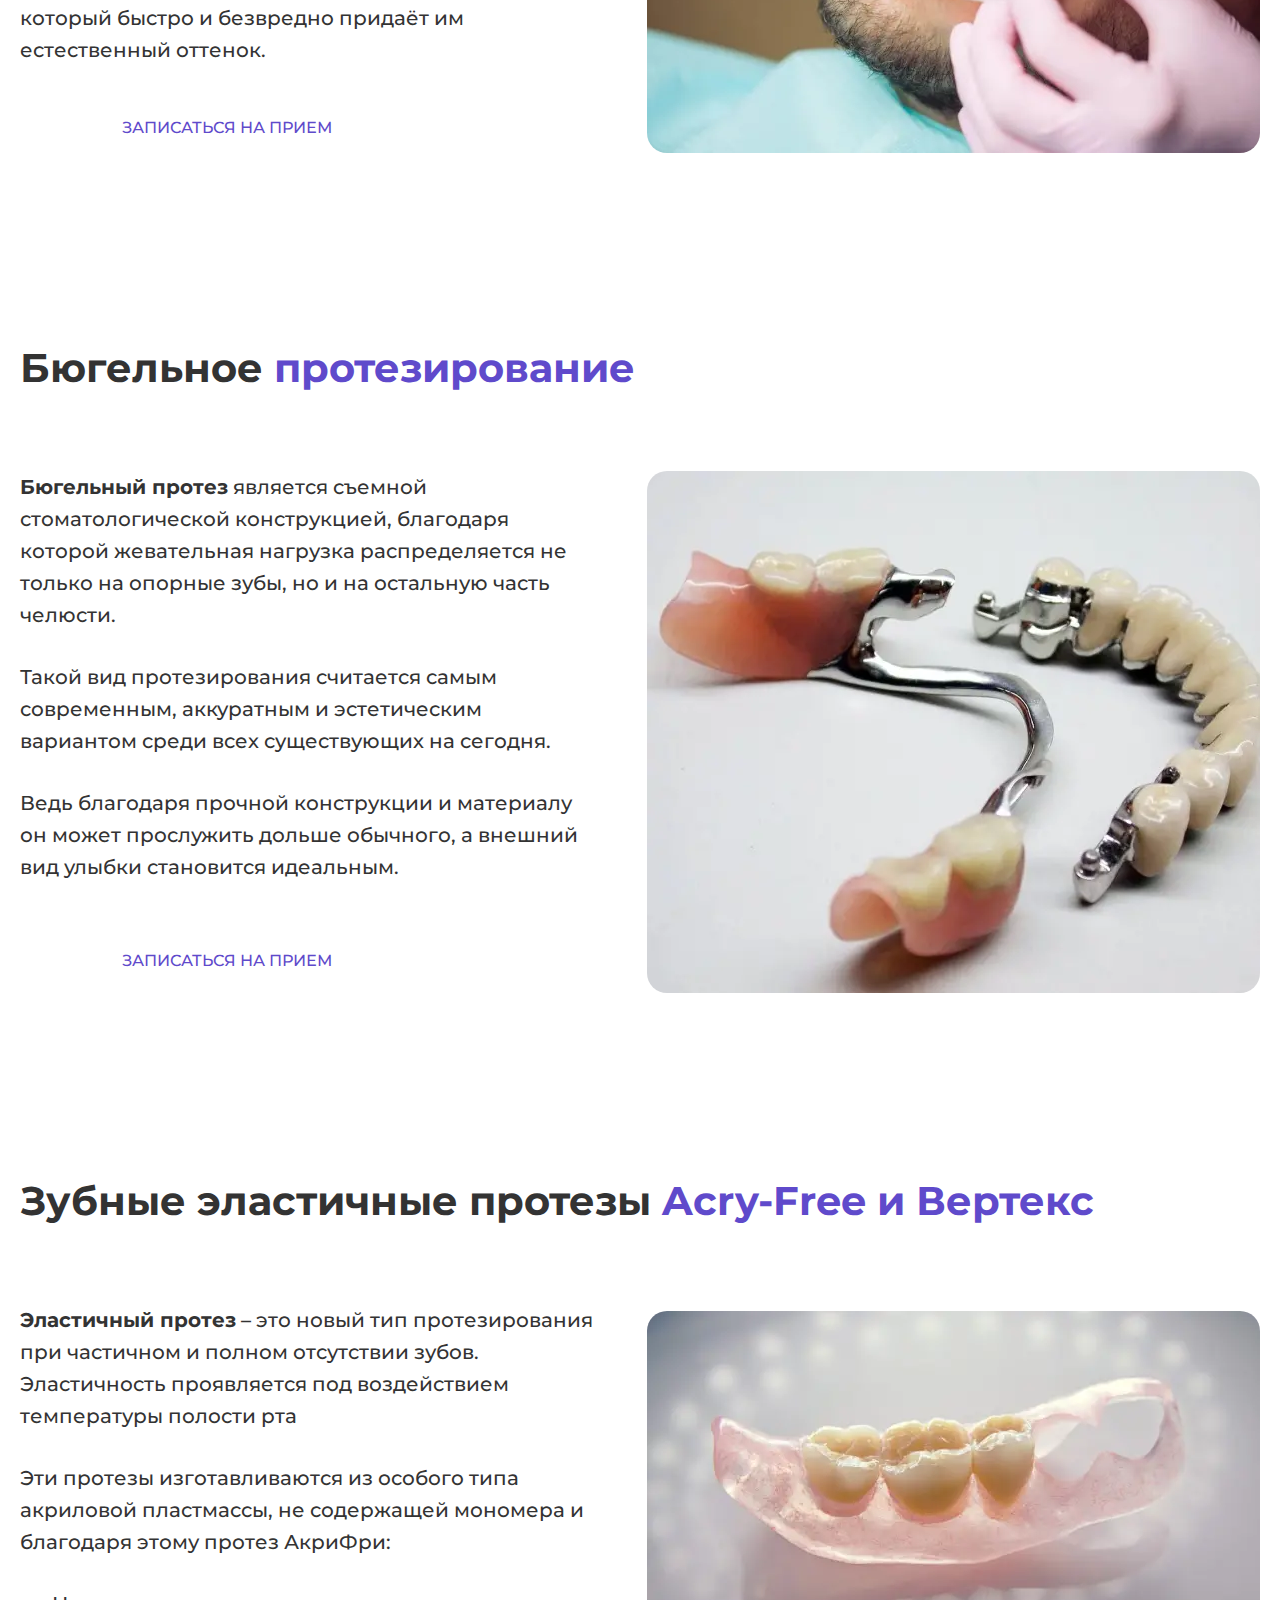
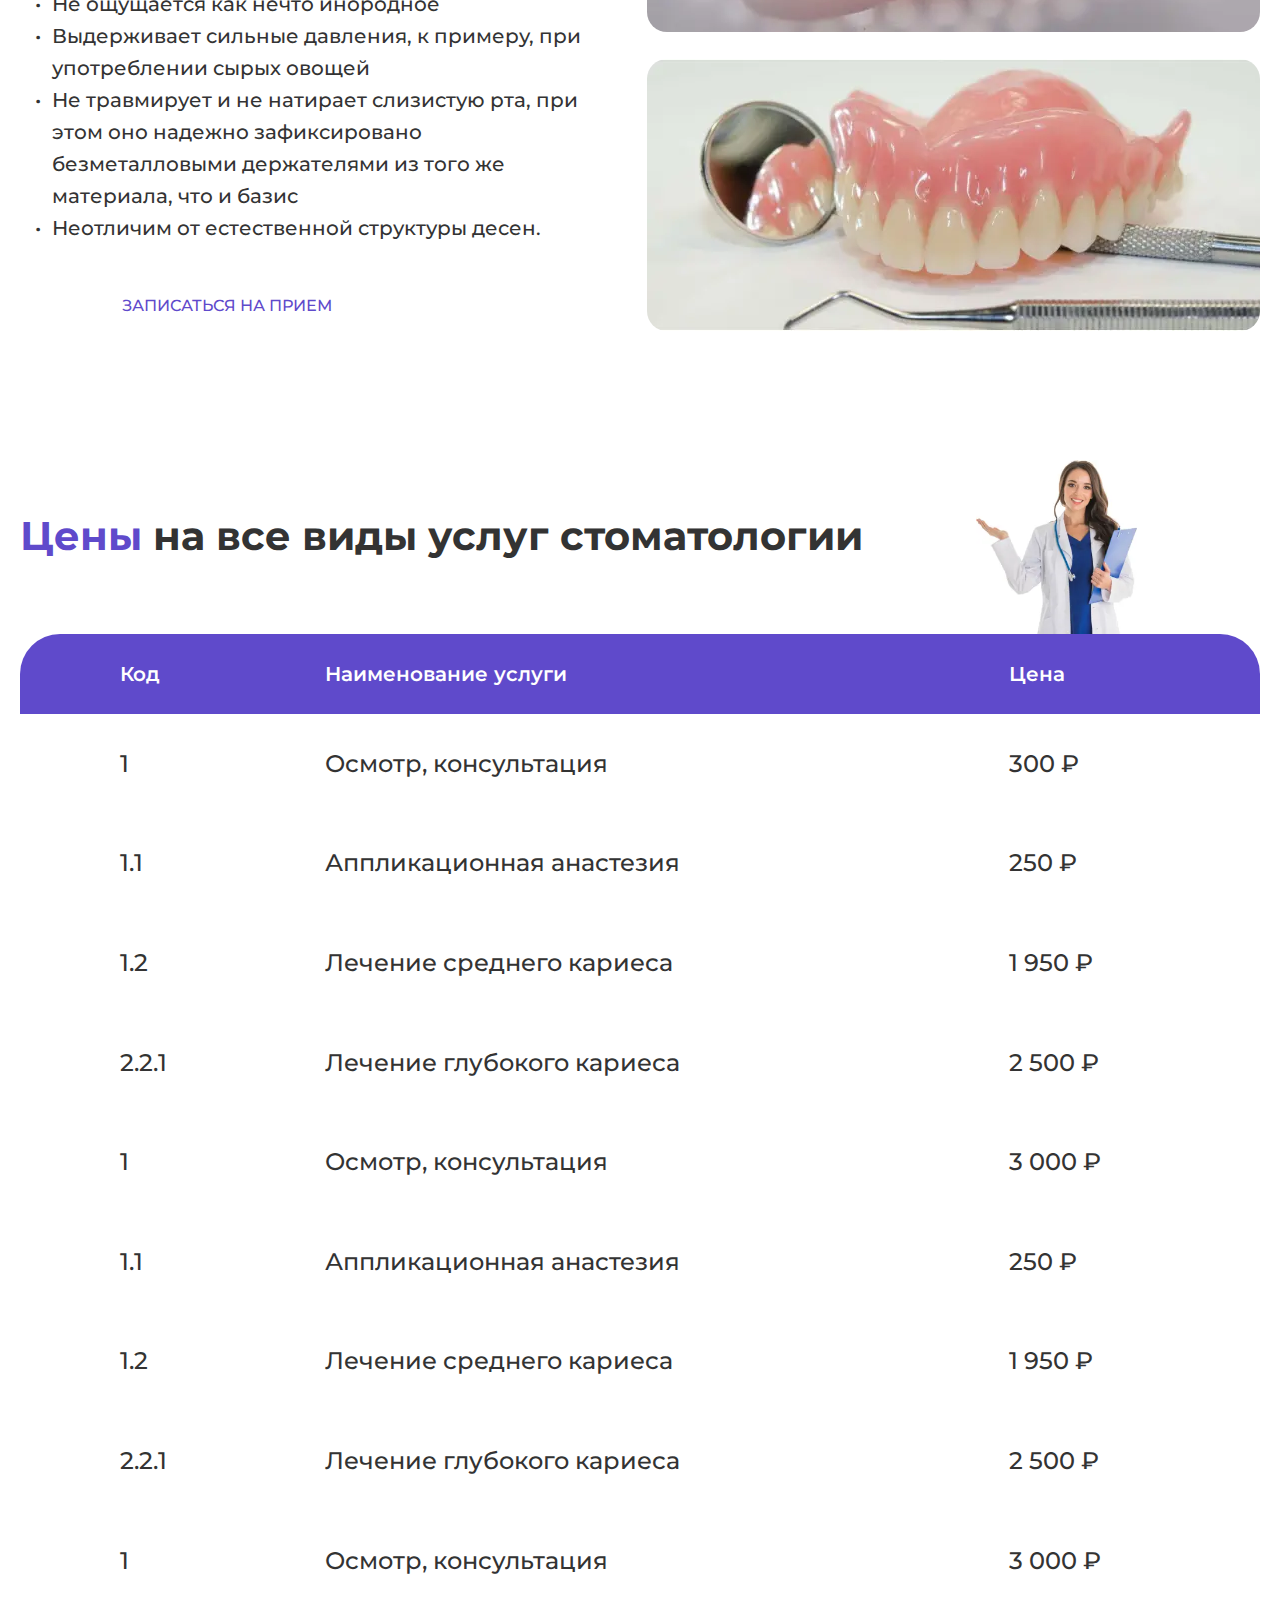
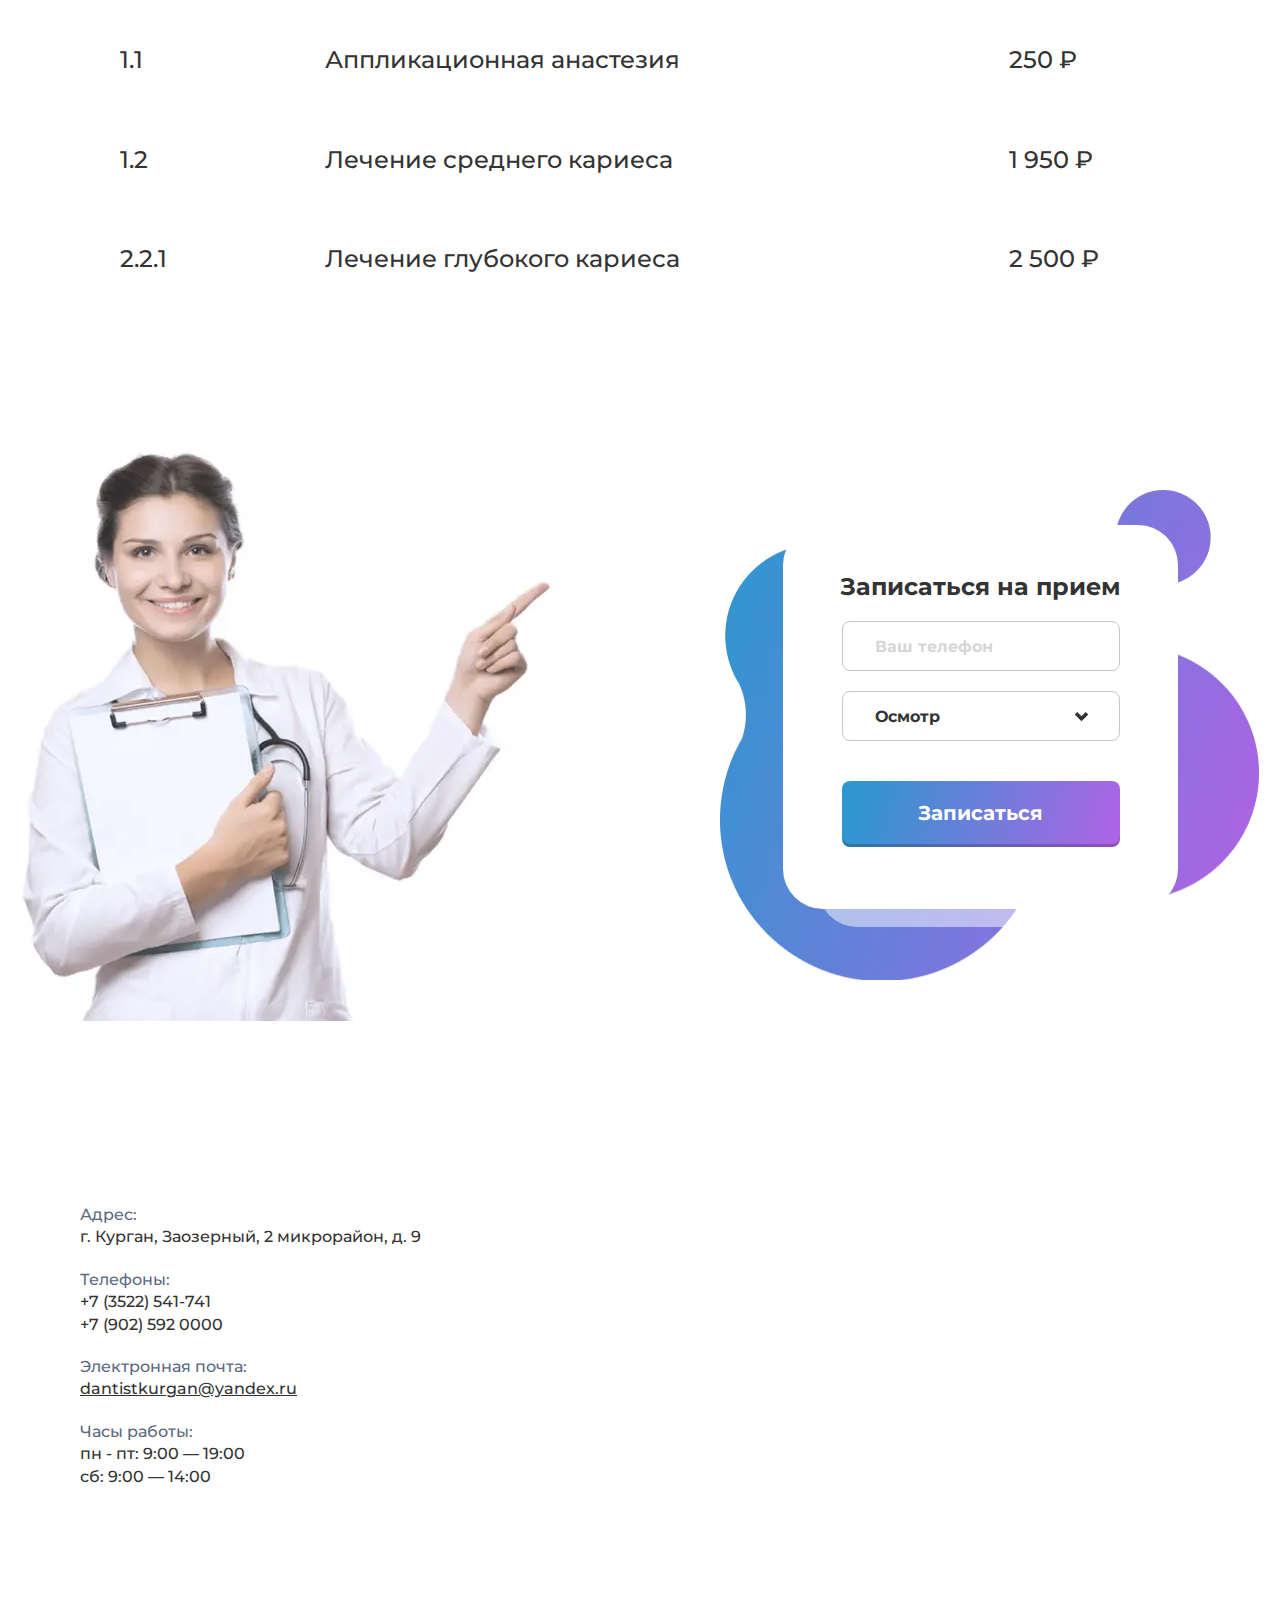
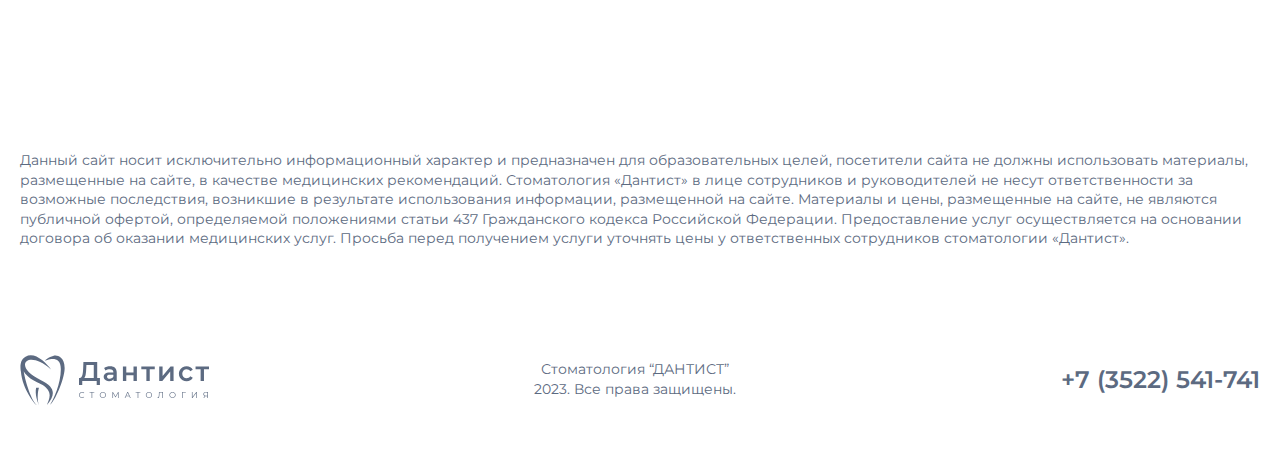
<file: services.html>
<!DOCTYPE html>
<html lang="ru">
<head>
	<meta charset="UTF-8">
	<meta http-equiv="X-UA-Compatible" content="IE=edge">
	<meta name="viewport" content="width=device-width, initial-scale=1.0">
	<link rel="icon" type="image/png" href="img/favicon.png">
	<link rel="stylesheet" href="css/style.min.css?_v=20241121142149">
	<title>Услуги и цены</title>
</head>

<body>
	<header class="header fix-block">
	<div class="header__container container">
		<a href="index.html" class="header__logo">
			<img src="img/header-logo.svg" alt="Логотип">
		</a>
		<div class="header__menu menu">
			<div class="menu__icon">
				<span></span>
			</div>
			<nav class="menu__body">
				<ul class="menu__list">
					<li class="menu__item">
						<a href="services.html" class="menu__link">Услуги и цены</a>
					</li>
					<li class="menu__item">
						<a href="employees.html" class="menu__link">Сотрудники</a>
					</li>
					<li class="menu__item">
						<a href="certificates.html" class="menu__link">Сертификаты</a>
					</li>
					<li class="menu__item">
						<a href="about.html" class="menu__link">О компании</a>
					</li>
					<li class="menu__item">
						<a href="contacts.html" class="menu__link">Контакты</a>
					</li>
				</ul>
			</nav>
		</div>
		<a href="tel:+73522541741" class="header__phone">+7 (3522) 541-741</a>
	</div>
</header>
	<main>
		<section class="services-hero hero">
			<div class="services-hero__container container">
				<ul class="services-hero__breadcrumps breadcrumps">
					<li class="breadcrumps__item">
						<a href="index.html">Главная</a>
					</li>
					<li class="breadcrumps__item">Услуги и цены</li>
				</ul>
				<h1 class="sevices-hero__title hero__title">Услуги и цены</h1>
			</div>
		</section>
		<section class="removal services-section">
			<div class="removal__container container">
				<h2 class="removal__title section-title services-section__title">Удаление зубов
					<span>ультразвуком</span>
				</h2>
				<div class="removal__content services-section__content">
					<div class="removal__content-wrapper services-section__content-wrapper">
						<div class="removal__text services-section__text">
							<p>Удаление зубов с помощью <b>ультразвука</b> представляет собой инновационную методику,
								набирающую
								популярность в сфере современной стоматологии.</p>
							<p>Кровотечение и болевые ощущения уже не являются спутниками стоматологической процедуры, и
								это
								радует пациентов клиник больше всего.</p>
							<p>Аппарат действует посредством ультразвуковых волн. Образовывается своеобразный
								ультразвуковой
								скальпель, который действует направлено и гораздо более аккуратно. Хирургу легче
								контролировать надрезы. Сам аппарат даже не прикасается к мягким тканям.</p>
						</div>
					</div>
					<div class="removal__images services-section__images">
						<div class="removal__image services-section__image">
							<picture><source srcset="img/content/teeth.webp" type="image/webp"><img src="img/content/teeth.jpg" alt="Зубы"></picture>
						</div>
					</div>
				</div>
			</div>
		</section>
		<section class="hygiene services-section">
			<div class="hygiene__container container">
				<h2 class="hygiene__title section-title services-section__title">Гигиена полости рта <span>аппаратом Air
						Flow</span></h2>
				<div class="hygiene__content services-section__content">
					<div class="hygiene__content-wrapper services-section__content-wrapper">
						<div class="hygiene__text services-section__text">
							<p>Air flow чистка – это процедура чистки зубов, выполняемая с помощью воздушной струи с
								водно-абразивным раствором специальным аппаратом.</p>
							<p>Этот способ никак не относится ни к химическому воздействию на ротовую полость, ни к
								механическому. Скорее это дополнительный метод удаления с зубов плотного или мягкого
								налёта, который быстро и безвредно придаёт им естественный оттенок.</p>
						</div>
						<a href="#" class="hygiene__btn services-section__btn scroll-link"
							data-goto=".reception">ЗАПИСАТЬСЯ НА
							ПРИЕМ</a>
					</div>
					<div class="hygiene__images services-section__images">
						<div class="hygiene__image services-section__image">
							<picture><source srcset="img/content/teeth-cleaning.webp" type="image/webp"><img src="img/content/teeth-cleaning.jpg" alt="Чистка зубов"></picture>
						</div>
					</div>
				</div>
			</div>
		</section>
		<section class="clasp-prosthesis services-section">
			<div class="clasp-prosthesis__container container">
				<h2 class="clasp-prosthesis__title section-title services-section__title">Бюгельное
					<span>протезирование</span>
				</h2>
				<div class="clasp-prosthesis__content services-section__content">
					<div class="clasp-prosthesis__content-wrapper services-section__content-wrapper">
						<div class="clasp-prosthesis__text services-section__text">
							<p><b>Бюгельный протез</b> является съемной стоматологической конструкцией, благодаря
								которой
								жевательная нагрузка распределяется не только на опорные зубы, но и на остальную часть
								челюсти.</p>
							<p>Такой вид протезирования считается самым современным, аккуратным и эстетическим вариантом
								среди всех существующих на сегодня.</p>
							<p>Ведь благодаря прочной конструкции и материалу он может прослужить дольше обычного, а
								внешний вид улыбки становится идеальным.</p>
						</div>
						<a href="#" class="clasp-prosthesis__btn services-section__btn scroll-link"
							data-goto=".reception">ЗАПИСАТЬСЯ НА ПРИЕМ</a>
					</div>
					<div class="clasp-prosthesis__images services-section__images">
						<div class="clasp-prosthesis__image services-section__image">
							<picture><source srcset="img/content/clasp-prosthesis.webp" type="image/webp"><img src="img/content/clasp-prosthesis.jpg" alt="Бюгельный протез"></picture>
						</div>
					</div>
				</div>
			</div>
		</section>
		<section class="prosthesis-verteks services-section">
			<div class="prosthesis-verteks__container container">
				<h2 class="prosthesis-verteks__title section-title services-section__title">Зубные эластичные протезы
					<span>Acry-Free и Вертекс</span>
				</h2>
				<div class="prosthesis-verteks__content services-section__content">
					<div class="prosthesis-verteks__content-wrapper services-section__content-wrapper">
						<div class="prosthesis-verteks__text services-section__text">
							<p><b>Эластичный протез</b> – это новый тип протезирования при частичном и полном отсутствии
								зубов. Эластичность проявляется под воздействием температуры полости рта</p>
							<p>Эти протезы изготавливаются из особого типа акриловой пластмассы, не содержащей мономера
								и благодаря этому протез АкриФри:</p>
							<ul class="prosthesis-verteks__list">
								<li class="prosthesis-verteks__list-item">Не ощущается как нечто инородное</li>
								<li class="prosthesis-verteks__list-item">Выдерживает сильные давления, к примеру, при
									употреблении сырых овощей</li>
								<li class="prosthesis-verteks__list-item">Не травмирует и не натирает слизистую рта, при
									этом оно надежно зафиксировано безметалловыми держателями из того же материала, что
									и базис</li>
								<li class="prosthesis-verteks__list-item">Неотличим от естественной структуры десен.
								</li>
							</ul>
						</div>
						<a href="#" class="prosthesis-verteks__btn services-section__btn scroll-link"
							data-goto=".reception">ЗАПИСАТЬСЯ НА ПРИЕМ</a>
					</div>
					<div class="prosthesis-verteks__images services-section__images">
						<div class="prosthesis-verteks__image services-section__image">
							<picture><source srcset="img/content/prosthesis-acry-free.webp" type="image/webp"><img src="img/content/prosthesis-acry-free.jpg" alt="Протез Acre-free"></picture>
						</div>
						<div class="prosthesis-verteks__image services-section__image">
							<picture><source srcset="img/content/prosthesis-verteks.webp" type="image/webp"><img src="img/content/prosthesis-verteks.jpg" alt="Протез Вертекс"></picture>
						</div>
					</div>
				</div>
			</div>
		</section>
		<section class="services" id="price">
			<div class="services__container container">
				<h2 class="services__title section-title"><span>Цены</span> на все виды услуг стоматологии</h2>
				<div class="services__content content-services content-price">
					<div class="content-services__decor content-price__decor">
						<picture><source srcset="img/decor/doctor.webp" type="image/webp"><img src="img/decor/doctor.jpg" alt="Доктор" class="content-services__img"></picture>
					</div>
					<div class="content-services__title content-price__title">
						<h4 class="content-services__title-item">Код</h4>
						<h4 class="content-services__title-item">Наименование услуги</h4>
						<h4 class="content-services__title-item">Цена</h4>
					</div>
					<ul class="content-services__list list-services list-price">
						<li class="list-services__item list-price__item">
							<div class="list-services__item-code">1</div>
							<div class="list-services__item-name">Осмотр, консультация</div>
							<div class="list-services__item-value">300 ₽</div>
						</li>
						<li class="list-services__item list-price__item">
							<div class="list-services__item-code">1.1</div>
							<div class="list-services__item-name">Аппликационная анастезия</div>
							<div class="list-services__item-value">250 ₽</div>
						</li>
						<li class="list-services__item list-price__item">
							<div class="list-services__item-code">1.2</div>
							<div class="list-services__item-name">Лечение среднего кариеса</div>
							<div class="list-services__item-value">1 950 ₽</div>
						</li>
						<li class="list-services__item list-price__item">
							<div class="list-services__item-code">2.2.1</div>
							<div class="list-services__item-name">Лечение глубокого кариеса</div>
							<div class="list-services__item-value">2 500 ₽</div>
						</li>
						<li class="list-services__item list-price__item">
							<div class="list-services__item-code">1</div>
							<div class="list-services__item-name">Осмотр, консультация</div>
							<div class="list-services__item-value">3 000 ₽</div>
						<li class="list-services__item list-price__item">
							<div class="list-services__item-code">1.1</div>
							<div class="list-services__item-name">Аппликационная анастезия</div>
							<div class="list-services__item-value">250 ₽</div>
						</li>
						<li class="list-services__item list-price__item">
							<div class="list-services__item-code">1.2</div>
							<div class="list-services__item-name">Лечение среднего кариеса</div>
							<div class="list-services__item-value">1 950 ₽</div>
						</li>
						<li class="list-services__item list-price__item">
							<div class="list-services__item-code">2.2.1</div>
							<div class="list-services__item-name">Лечение глубокого кариеса</div>
							<div class="list-services__item-value">2 500 ₽</div>
						<li class="list-services__item list-price__item">
							<div class="list-services__item-code">1</div>
							<div class="list-services__item-name">Осмотр, консультация</div>
							<div class="list-services__item-value">3 000 ₽</div>
						<li class="list-services__item list-price__item">
							<div class="list-services__item-code">1.1</div>
							<div class="list-services__item-name">Аппликационная анастезия</div>
							<div class="list-services__item-value">250 ₽</div>
						</li>
						<li class="list-services__item list-price__item">
							<div class="list-services__item-code">1.2</div>
							<div class="list-services__item-name">Лечение среднего кариеса</div>
							<div class="list-services__item-value">1 950 ₽</div>
						</li>
						<li class="list-services__item list-price__item">
							<div class="list-services__item-code">2.2.1</div>
							<div class="list-services__item-name">Лечение глубокого кариеса</div>
							<div class="list-services__item-value">2 500 ₽</div>
						</li>
					</ul>
				</div>
			</div>
		</section>
		<div class="reception">
			<div class="reception__container container">
				<div class="reception__img">
					<picture><source srcset="img/content/woman-with-document.webp" type="image/webp"><img src="img/content/woman-with-document.jpg" alt="Доктор с планшетом"></picture>
				</div>
				<form action="#" class="reception__form form-reception">
					<div class="form-reception__wrapper">
						<h3 class="form-reception__title">Записаться на прием</h3>
						<input class="form-reception__input form-input phone-mask" type="tel" placeholder="Ваш телефон"
							autocomplete="off"></input>
						<div class="form-reception__select form-select dropdown">
							<button class="form-reception__input dropdown__btn form-input">Осмотр</button>
							<ul class="dropdown__list form-reception__input form-input">
								<li class="dropdown__item" data-value="inspection">Осмотр</li>
								<li class="dropdown__item" data-value="anesthesia">Аппликационная анастезия</li>
								<li class="dropdown__item" data-value="middleCaries">Лечение среднего кариеса</li>
								<li class="dropdown__item" data-value="deepCaries">Лечение глубокого кариеса</li>
							</ul>
							<input class="form-reception__input form-input dropdown__input-hidden" type="text"
								name="select-category" value=""></input>
						</div>
						<button class="form-reception__btn btn" type="submit">Записаться</button>
					</div>
				</form>
			</div>
		</div>
		<div class="contacts">
			<div class="contacts__map" id="map">
				<script
					src="https://api-maps.yandex.ru/2.1/?apikey=de42dc1c-c4cc-4486-9e74-1c1a55b67a3d&max-width=100%%&max-height=100%&lang=ru_RU">
					</script>
			</div>
			<div class="contacts__container container">
				<div class="contacts__content content-contacts">
					<h5 class="content-contacts__title">Адрес:</h5>
					<p class="content-contacts__description">г. Курган, Заозерный, 2 микрорайон, д. 9</p>
					<h5 class="content-contacts__title">Телефоны:</h5>
					<p class="content-contacts__description content-contacts__description--phones">
						<a href="tel:+73522541741">+7 (3522) 541-741</a>
						<a href="tel:+73522541741">+7 (902) 592 0000</a>
					</p>
					<h5 class="content-contacts__title">Электронная почта:</h5>
					<p class="content-contacts__description content-contacts__description--email">
						<a href="mailto:dantistkurgan@yandex.ru">dantistkurgan@yandex.ru</a>
					</p>
					<h5 class="content-contacts__title">Часы работы:</h5>
					<p class="content-contacts__description">пн - пт: 9:00 — 19:00</p>
					<p class="content-contacts__description">сб: 9:00 — 14:00</p>
				</div>
			</div>
		</div>
	</main>
	<footer class="footer">
	<div class="footer__container container">
		<p class="footer__text">Данный сайт носит исключительно информационный характер и предназначен для
			образовательных целей, посетители сайта не должны использовать материалы, размещенные на сайте, в
			качестве медицинских рекомендаций. Стоматология «Дантист» в лице сотрудников и руководителей не несут
			ответственности за возможные последствия, возникшие в результате использования информации, размещенной
			на сайте. Материалы и цены, размещенные на сайте, не являются публичной офертой, определяемой
			положениями статьи 437 Гражданского кодекса Российской Федерации. Предоставление услуг осуществляется на
			основании договора об оказании медицинских услуг. Просьба перед получением услуги уточнять цены у
			ответственных сотрудников стоматологии «Дантист».</p>
		<div class="footer__bottom">
			<a href="index.html" class="footer__logo">
				<img src="img/footer-logo.svg" alt="Логотип">
			</a>
			<p class="footer__copyright">Стоматология “ДАНТИСТ” 2023. Все права защищены.</p>
			<a href="tel:+73522541741" class="footer__phone">+7 (3522) 541-741</a>
		</div>
	</div>
</footer>
	<script src="js/app.min.js?_v=20241121142149"></script>
</body>

</html>
</file>
<file: css/style.min.css>
@charset "UTF-8";@font-face{font-family:Montserrat;font-display:swap;src:url(../fonts/Montserrat-Medium.woff2) format("woff2"),url(../fonts/Montserrat-Medium.woff) format("woff");font-weight:500;font-style:normal}@font-face{font-family:Montserrat;font-display:swap;src:url(../fonts/Montserrat-Bold.woff2) format("woff2"),url(../fonts/Montserrat-Bold.woff) format("woff");font-weight:700;font-style:normal}@font-face{font-family:Montserrat;font-display:swap;src:url(../fonts/Montserrat-Black.woff2) format("woff2"),url(../fonts/Montserrat-Black.woff) format("woff");font-weight:900;font-style:normal}@font-face{font-family:Montserrat;font-display:swap;src:url(../fonts/Montserrat-Regular.woff2) format("woff2"),url(../fonts/Montserrat-Regular.woff) format("woff");font-weight:400;font-style:normal}@font-face{font-family:Montserrat;font-display:swap;src:url(../fonts/Montserrat-SemiBold.woff2) format("woff2"),url(../fonts/Montserrat-SemiBold.woff) format("woff");font-weight:600;font-style:normal}*{padding:0;margin:0;border:0}*,:after,:before{-webkit-box-sizing:border-box;box-sizing:border-box}:active,:focus{outline:0}a:active,a:focus{outline:0}aside,footer,header,main,nav,section{display:block}body,html{height:100%;width:100%;font-size:100%;line-height:1;font-size:14px;-ms-text-size-adjust:100%;-moz-text-size-adjust:100%;-webkit-text-size-adjust:100%}button,input,select,textarea{font-family:inherit}input::-ms-clear{display:none}button{cursor:pointer}button::-moz-focus-inner{padding:0;border:0}a,a:visited{text-decoration:none;color:inherit}a:hover{text-decoration:none}ul li{list-style:none}img{vertical-align:top}h1,h2,h3,h4,h5,h6,p{font-size:inherit;font-weight:inherit}body{font-family:Montserrat;font-size:16px;color:#333}body.lock{overflow:hidden}.container{max-width:1300px;margin:0 auto}.btn{display:-webkit-inline-box;display:-ms-inline-flexbox;display:inline-flex;-webkit-box-align:center;-ms-flex-align:center;align-items:center;-webkit-box-pack:center;-ms-flex-pack:center;justify-content:center;width:278px;height:63px;border-radius:8px;font-weight:700;font-size:20px}.form-input{display:block;width:278px;height:50px;border-radius:8px;cursor:pointer;margin:0 auto;color:inherit;font-size:16px;font-weight:700;padding:0 32px}.dropdown{position:relative;width:278px;margin:0 auto}.dropdown__btn{position:relative;text-align:left;padding-right:47px}.dropdown__btn::after{content:"";width:15px;height:11px;background:url(../img/icons/input-arrow-down.svg) no-repeat center;display:block;position:absolute;right:30px;top:50%;-webkit-transform:translateY(-50%);-ms-transform:translateY(-50%);transform:translateY(-50%);pointer-events:none}.dropdown__list{height:auto;text-align:left;padding:0;position:absolute;left:0;top:51px;z-index:5;display:none}.dropdown__list.open{display:block}.dropdown__item{padding:0 47px 0 32px;border-bottom:1px solid;height:50px;display:-webkit-box;display:-ms-flexbox;display:flex;-webkit-box-align:center;-ms-flex-align:center;align-items:center;border-color:inherit;-webkit-transition:all .2s ease;-o-transition:all .2s ease;transition:all .2s ease}.dropdown__item:last-child{border:0}.dropdown__input-hidden{display:none}.hero{padding:172px 0 60px;color:#fff}.hero__title{font-size:48px;font-weight:700;line-height:120%}.breadcrumps{display:-webkit-box;display:-ms-flexbox;display:flex;line-height:120%}.breadcrumps__item:not(:last-child){position:relative;margin-right:12px;padding-right:17px}.breadcrumps__item:not(:last-child)::after{content:"";display:block;width:6px;height:9px;background:url(../img/icons/breadcrumps-arrow.svg) no-repeat center;position:absolute;right:0;top:50%;-webkit-transform:translateY(-50%);-ms-transform:translateY(-50%);transform:translateY(-50%)}.section-title{font-size:40px;font-weight:700;line-height:140%}.section-title span{color:#5f4acb}.circle-big,.circle-small{background:-o-linear-gradient(343.42deg,#2f96d0 6.3%,#c35be8 113.88%);background:linear-gradient(106.58deg,#2f96d0 6.3%,#c35be8 113.88%);display:block;position:absolute;border-radius:50%;left:50%;-webkit-transform:translateX(-50%);-ms-transform:translateX(-50%);transform:translateX(-50%)}.circle-big::before,.circle-small::before{content:"";border-radius:50%;display:block;background-color:#fff;margin-top:2px;margin-left:2px}.circle-big{z-index:-2}.circle-small{z-index:-1}.content-image{border-radius:40px;overflow:hidden}.content-image img{width:100%;-o-object-fit:cover;object-fit:cover}.btn-all{font-weight:500;color:#5f4acb!important;display:-webkit-box;display:-ms-flexbox;display:flex;-webkit-box-pack:center;-ms-flex-pack:center;justify-content:center;-webkit-box-align:center;-ms-flex-align:center;align-items:center;max-width:322px;height:64px;border-radius:8px;-webkit-box-shadow:0 20px 50px rgba(105,127,218,.15);box-shadow:0 20px 50px rgba(105,127,218,.15);-webkit-transition:all .3s ease;-o-transition:all .3s ease;transition:all .3s ease}.btn-more{color:#5f4acb!important;padding-right:30px;line-height:140%;position:relative}.btn-more::after{content:"";width:17px;height:8px;background:url(../img/icons/arrow-right.svg) no-repeat center;display:inline-block;position:absolute;right:0;top:50%;-webkit-transform:translateY(-50%);-ms-transform:translateY(-50%);transform:translateY(-50%)}.content-price{position:relative}.content-price__decor{position:absolute}.content-price__title{display:-ms-grid;display:grid;background-color:#5f4acb;color:#fff;font-size:20px;font-weight:600;line-height:140%;padding:26px 0 26px 100px;border-radius:40px 40px 0 0}.list-price__item{display:-ms-grid;display:grid;font-size:24px;font-weight:500;line-height:140%;padding:33px 0 33px 100px}.reception{padding-top:60px}.reception__container{display:-webkit-box;display:-ms-flexbox;display:flex;padding:0 56px 0 68px;-webkit-box-pack:justify;-ms-flex-pack:justify;justify-content:space-between;-webkit-box-align:center;-ms-flex-align:center;align-items:center}.reception__img{max-width:533px}.reception__img img{width:100%;-o-object-fit:cover;object-fit:cover}.no-webp .form-reception{background:url(../img/reception-form-bg.png) no-repeat}.form-reception{width:540px;background-size:contain;padding:35px 82px 71px 63px}.form-reception__wrapper{background-color:#fff;text-align:center;padding:48px 0 65px;border-radius:40px;position:relative;z-index:2}.form-reception__wrapper::before{content:"";position:absolute;width:327px;height:100%;background-color:rgba(255,255,255,.5);border-radius:40px;top:18px;left:50%;-webkit-transform:translateX(-50%);-ms-transform:translateX(-50%);transform:translateX(-50%);z-index:-1}.form-reception__title{font-size:24px;font-weight:700;line-height:120%;margin-bottom:20px}.form-reception__input{border:1px solid #c7c7c7;margin-bottom:20px}.form-reception__input::-webkit-input-placeholder{color:#d6d6d6}.form-reception__input::-moz-placeholder{color:#d6d6d6}.form-reception__input:-ms-input-placeholder{color:#d6d6d6}.form-reception__input::-ms-input-placeholder{color:#d6d6d6}.form-reception__input::placeholder{color:#d6d6d6}.form-reception__input.active,.form-reception__input:focus{border-color:#696868}.form-reception__input.dropdown__list{background-color:#fff;border-color:#696868}.form-reception__input.dropdown__list__item{border-color:#696868}.form-reception__input.dropdown__btn{background-color:#fff}.form-reception__input.dropdown__btn::after{background:url(../img/icons/input-arrow-down-black.svg) no-repeat center;background-size:contain}.form-reception__btn{background:-o-linear-gradient(343.42deg,#2f96d0 6.3%,#c35be8 113.88%);background:linear-gradient(106.58deg,#2f96d0 6.3%,#c35be8 113.88%);color:#fff;margin-top:20px;position:relative}.form-reception__btn::before{content:"";position:absolute;width:100%;height:100%;background:-o-linear-gradient(bottom,rgba(0,0,0,.2),rgba(0,0,0,.2)),-o-linear-gradient(340.63deg,#2f96d0 4.02%,#c35be8 109.24%);background:linear-gradient(0deg,rgba(0,0,0,.2),rgba(0,0,0,.2)),linear-gradient(109.37deg,#2f96d0 4.02%,#c35be8 109.24%);border-radius:8px;top:3px;z-index:-1}.contacts{position:relative}.contacts__map{position:absolute;inset:0;width:100%;height:650px}.contacts__container{display:-webkit-box;display:-ms-flexbox;display:flex;-webkit-box-align:center;-ms-flex-align:center;align-items:center;min-height:650px}.content-contacts{position:relative;z-index:3;padding:90px 0 90px 60px;background-color:#fff;width:500px;border-radius:20px}.content-contacts__title{font-weight:500;line-height:140%;color:#5c6a81;margin-top:20px}.content-contacts__title:first-child{margin:0}.content-contacts__description{font-weight:500;line-height:140%}.content-contacts__description--phones{display:-webkit-box;display:-ms-flexbox;display:flex;-webkit-box-orient:vertical;-webkit-box-direction:normal;-ms-flex-direction:column;flex-direction:column}.content-contacts__description--email{text-decoration:underline}@font-face{font-family:swiper-icons;src:url("data:application/font-woff;charset=utf-8;base64, [base64]//wADZ2x5ZgAAAywAAADMAAAD2MHtryVoZWFkAAABbAAAADAAAAA2E2+eoWhoZWEAAAGcAAAAHwAAACQC9gDzaG10eAAAAigAAAAZAAAArgJkABFsb2NhAAAC0AAAAFoAAABaFQAUGG1heHAAAAG8AAAAHwAAACAAcABAbmFtZQAAA/gAAAE5AAACXvFdBwlwb3N0AAAFNAAAAGIAAACE5s74hXjaY2BkYGAAYpf5Hu/j+W2+MnAzMYDAzaX6QjD6/4//Bxj5GA8AuRwMYGkAPywL13jaY2BkYGA88P8Agx4j+/8fQDYfA1AEBWgDAIB2BOoAeNpjYGRgYNBh4GdgYgABEMnIABJzYNADCQAACWgAsQB42mNgYfzCOIGBlYGB0YcxjYGBwR1Kf2WQZGhhYGBiYGVmgAFGBiQQkOaawtDAoMBQxXjg/wEGPcYDDA4wNUA2CCgwsAAAO4EL6gAAeNpj2M0gyAACqxgGNWBkZ2D4/wMA+xkDdgAAAHjaY2BgYGaAYBkGRgYQiAHyGMF8FgYHIM3DwMHABGQrMOgyWDLEM1T9/w8UBfEMgLzE////P/5//f/V/xv+r4eaAAeMbAxwIUYmIMHEgKYAYjUcsDAwsLKxc3BycfPw8jEQA/[base64]/uznmfPFBNODM2K7MTQ45YEAZqGP81AmGGcF3iPqOop0r1SPTaTbVkfUe4HXj97wYE+yNwWYxwWu4v1ugWHgo3S1XdZEVqWM7ET0cfnLGxWfkgR42o2PvWrDMBSFj/IHLaF0zKjRgdiVMwScNRAoWUoH78Y2icB/yIY09An6AH2Bdu/UB+yxopYshQiEvnvu0dURgDt8QeC8PDw7Fpji3fEA4z/PEJ6YOB5hKh4dj3EvXhxPqH/SKUY3rJ7srZ4FZnh1PMAtPhwP6fl2PMJMPDgeQ4rY8YT6Gzao0eAEA409DuggmTnFnOcSCiEiLMgxCiTI6Cq5DZUd3Qmp10vO0LaLTd2cjN4fOumlc7lUYbSQcZFkutRG7g6JKZKy0RmdLY680CDnEJ+UMkpFFe1RN7nxdVpXrC4aTtnaurOnYercZg2YVmLN/d/gczfEimrE/fs/bOuq29Zmn8tloORaXgZgGa78yO9/cnXm2BpaGvq25Dv9S4E9+5SIc9PqupJKhYFSSl47+Qcr1mYNAAAAeNptw0cKwkAAAMDZJA8Q7OUJvkLsPfZ6zFVERPy8qHh2YER+3i/BP83vIBLLySsoKimrqKqpa2hp6+jq6RsYGhmbmJqZSy0sraxtbO3sHRydnEMU4uR6yx7JJXveP7WrDycAAAAAAAH//wACeNpjYGRgYOABYhkgZgJCZgZNBkYGLQZtIJsFLMYAAAw3ALgAeNolizEKgDAQBCchRbC2sFER0YD6qVQiBCv/H9ezGI6Z5XBAw8CBK/m5iQQVauVbXLnOrMZv2oLdKFa8Pjuru2hJzGabmOSLzNMzvutpB3N42mNgZGBg4GKQYzBhYMxJLMlj4GBgAYow/P/PAJJhLM6sSoWKfWCAAwDAjgbRAAB42mNgYGBkAIIbCZo5IPrmUn0hGA0AO8EFTQAA") format("woff");font-weight:400;font-style:normal}:root{--swiper-theme-color:#007aff}.swiper,swiper-container{margin-left:auto;margin-right:auto;position:relative;overflow:hidden;list-style:none;padding:0;z-index:1;display:block}.swiper-vertical>.swiper-wrapper{-webkit-box-orient:vertical;-webkit-box-direction:normal;-ms-flex-direction:column;flex-direction:column}.swiper-wrapper{position:relative;width:100%;height:100%;z-index:1;display:-webkit-box;display:-ms-flexbox;display:flex;-webkit-transition-property:-webkit-transform;transition-property:-webkit-transform;-o-transition-property:transform;transition-property:transform;transition-property:transform,-webkit-transform;-webkit-transition-timing-function:var(--swiper-wrapper-transition-timing-function,initial);-o-transition-timing-function:var(--swiper-wrapper-transition-timing-function,initial);transition-timing-function:var(--swiper-wrapper-transition-timing-function,initial);-webkit-box-sizing:content-box;box-sizing:content-box}.swiper-android .swiper-slide,.swiper-wrapper{-webkit-transform:translate3d(0,0,0);transform:translate3d(0,0,0)}.swiper-horizontal{-ms-touch-action:pan-y;touch-action:pan-y}.swiper-vertical{-ms-touch-action:pan-x;touch-action:pan-x}.swiper-slide,swiper-slide{-ms-flex-negative:0;flex-shrink:0;width:100%;height:100%;position:relative;-webkit-transition-property:-webkit-transform;transition-property:-webkit-transform;-o-transition-property:transform;transition-property:transform;transition-property:transform,-webkit-transform;display:block}.swiper-slide-invisible-blank{visibility:hidden}.swiper-autoheight,.swiper-autoheight .swiper-slide{height:auto}.swiper-autoheight .swiper-wrapper{-webkit-box-align:start;-ms-flex-align:start;align-items:flex-start;-webkit-transition-property:height,-webkit-transform;transition-property:height,-webkit-transform;-o-transition-property:transform,height;transition-property:transform,height;transition-property:transform,height,-webkit-transform}.swiper-backface-hidden .swiper-slide{-webkit-transform:translateZ(0);transform:translateZ(0);-webkit-backface-visibility:hidden;backface-visibility:hidden}.swiper-3d.swiper-css-mode .swiper-wrapper{-webkit-perspective:1200px;perspective:1200px}.swiper-3d .swiper-wrapper{-webkit-transform-style:preserve-3d;transform-style:preserve-3d}.swiper-3d{-webkit-perspective:1200px;perspective:1200px}.swiper-3d .swiper-cube-shadow,.swiper-3d .swiper-slide,.swiper-3d .swiper-slide-shadow,.swiper-3d .swiper-slide-shadow-bottom,.swiper-3d .swiper-slide-shadow-left,.swiper-3d .swiper-slide-shadow-right,.swiper-3d .swiper-slide-shadow-top{-webkit-transform-style:preserve-3d;transform-style:preserve-3d}.swiper-3d .swiper-slide-shadow,.swiper-3d .swiper-slide-shadow-bottom,.swiper-3d .swiper-slide-shadow-left,.swiper-3d .swiper-slide-shadow-right,.swiper-3d .swiper-slide-shadow-top{position:absolute;left:0;top:0;width:100%;height:100%;pointer-events:none;z-index:10}.swiper-3d .swiper-slide-shadow{background:rgba(0,0,0,.15)}.swiper-3d .swiper-slide-shadow-left{background-image:-webkit-gradient(linear,right top,left top,from(rgba(0,0,0,.5)),to(rgba(0,0,0,0)));background-image:-o-linear-gradient(right,rgba(0,0,0,.5),rgba(0,0,0,0));background-image:linear-gradient(to left,rgba(0,0,0,.5),rgba(0,0,0,0))}.swiper-3d .swiper-slide-shadow-right{background-image:-webkit-gradient(linear,left top,right top,from(rgba(0,0,0,.5)),to(rgba(0,0,0,0)));background-image:-o-linear-gradient(left,rgba(0,0,0,.5),rgba(0,0,0,0));background-image:linear-gradient(to right,rgba(0,0,0,.5),rgba(0,0,0,0))}.swiper-3d .swiper-slide-shadow-top{background-image:-webkit-gradient(linear,left bottom,left top,from(rgba(0,0,0,.5)),to(rgba(0,0,0,0)));background-image:-o-linear-gradient(bottom,rgba(0,0,0,.5),rgba(0,0,0,0));background-image:linear-gradient(to top,rgba(0,0,0,.5),rgba(0,0,0,0))}.swiper-3d .swiper-slide-shadow-bottom{background-image:-webkit-gradient(linear,left top,left bottom,from(rgba(0,0,0,.5)),to(rgba(0,0,0,0)));background-image:-o-linear-gradient(top,rgba(0,0,0,.5),rgba(0,0,0,0));background-image:linear-gradient(to bottom,rgba(0,0,0,.5),rgba(0,0,0,0))}.swiper-css-mode>.swiper-wrapper{overflow:auto;scrollbar-width:none;-ms-overflow-style:none}.swiper-css-mode>.swiper-wrapper::-webkit-scrollbar{display:none}.swiper-css-mode>.swiper-wrapper>.swiper-slide{scroll-snap-align:start start}.swiper-horizontal.swiper-css-mode>.swiper-wrapper{-ms-scroll-snap-type:x mandatory;scroll-snap-type:x mandatory}.swiper-vertical.swiper-css-mode>.swiper-wrapper{-ms-scroll-snap-type:y mandatory;scroll-snap-type:y mandatory}.swiper-centered>.swiper-wrapper::before{content:"";-ms-flex-negative:0;flex-shrink:0;-webkit-box-ordinal-group:10000;-ms-flex-order:9999;order:9999}.swiper-centered>.swiper-wrapper>.swiper-slide{scroll-snap-align:center center;scroll-snap-stop:always}.swiper-centered.swiper-horizontal>.swiper-wrapper>.swiper-slide:first-child{-webkit-margin-start:var(--swiper-centered-offset-before);margin-inline-start:var(--swiper-centered-offset-before)}.swiper-centered.swiper-horizontal>.swiper-wrapper::before{height:100%;min-height:1px;width:var(--swiper-centered-offset-after)}.swiper-centered.swiper-vertical>.swiper-wrapper>.swiper-slide:first-child{-webkit-margin-before:var(--swiper-centered-offset-before);margin-block-start:var(--swiper-centered-offset-before)}.swiper-centered.swiper-vertical>.swiper-wrapper::before{width:100%;min-width:1px;height:var(--swiper-centered-offset-after)}.swiper-lazy-preloader{width:42px;height:42px;position:absolute;left:50%;top:50%;margin-left:-21px;margin-top:-21px;z-index:10;-webkit-transform-origin:50%;-ms-transform-origin:50%;transform-origin:50%;-webkit-box-sizing:border-box;box-sizing:border-box;border:4px solid var(--swiper-preloader-color,var(--swiper-theme-color));border-radius:50%;border-top-color:transparent}.swiper-watch-progress .swiper-slide-visible .swiper-lazy-preloader,.swiper:not(.swiper-watch-progress) .swiper-lazy-preloader,swiper-container:not(.swiper-watch-progress) .swiper-lazy-preloader{-webkit-animation:swiper-preloader-spin 1s infinite linear;animation:swiper-preloader-spin 1s infinite linear}.swiper-lazy-preloader-white{--swiper-preloader-color:#fff}.swiper-lazy-preloader-black{--swiper-preloader-color:#000}@-webkit-keyframes swiper-preloader-spin{0%{-webkit-transform:rotate(0);transform:rotate(0)}100%{-webkit-transform:rotate(360deg);transform:rotate(360deg)}}@keyframes swiper-preloader-spin{0%{-webkit-transform:rotate(0);transform:rotate(0)}100%{-webkit-transform:rotate(360deg);transform:rotate(360deg)}}.swiper-pagination{position:absolute;text-align:center;-webkit-transition:.3s opacity;-o-transition:.3s opacity;transition:.3s opacity;-webkit-transform:translate3d(0,0,0);transform:translate3d(0,0,0);z-index:10}.swiper-pagination.swiper-pagination-hidden{opacity:0}.swiper-pagination-disabled>.swiper-pagination,.swiper-pagination.swiper-pagination-disabled{display:none!important}.swiper-horizontal>.swiper-pagination-bullets,.swiper-pagination-bullets.swiper-pagination-horizontal,.swiper-pagination-custom,.swiper-pagination-fraction{bottom:var(--swiper-pagination-bottom,8px);top:var(--swiper-pagination-top,auto);left:0;width:100%}.swiper-pagination-bullets-dynamic{overflow:hidden;font-size:0}.swiper-pagination-bullets-dynamic .swiper-pagination-bullet{-webkit-transform:scale(.33);-ms-transform:scale(.33);transform:scale(.33);position:relative}.swiper-pagination-bullets-dynamic .swiper-pagination-bullet-active{-webkit-transform:scale(1);-ms-transform:scale(1);transform:scale(1)}.swiper-pagination-bullets-dynamic .swiper-pagination-bullet-active-main{-webkit-transform:scale(1);-ms-transform:scale(1);transform:scale(1)}.swiper-pagination-bullets-dynamic .swiper-pagination-bullet-active-prev{-webkit-transform:scale(.66);-ms-transform:scale(.66);transform:scale(.66)}.swiper-pagination-bullets-dynamic .swiper-pagination-bullet-active-prev-prev{-webkit-transform:scale(.33);-ms-transform:scale(.33);transform:scale(.33)}.swiper-pagination-bullets-dynamic .swiper-pagination-bullet-active-next{-webkit-transform:scale(.66);-ms-transform:scale(.66);transform:scale(.66)}.swiper-pagination-bullets-dynamic .swiper-pagination-bullet-active-next-next{-webkit-transform:scale(.33);-ms-transform:scale(.33);transform:scale(.33)}.swiper-pagination-bullet{width:var(--swiper-pagination-bullet-width,var(--swiper-pagination-bullet-size,8px));height:var(--swiper-pagination-bullet-height,var(--swiper-pagination-bullet-size,8px));display:inline-block;border-radius:var(--swiper-pagination-bullet-border-radius,50%);background:var(--swiper-pagination-bullet-inactive-color,#000);opacity:var(--swiper-pagination-bullet-inactive-opacity,.2)}button.swiper-pagination-bullet{border:none;margin:0;padding:0;-webkit-box-shadow:none;box-shadow:none;-webkit-appearance:none;-moz-appearance:none;appearance:none}.swiper-pagination-clickable .swiper-pagination-bullet{cursor:pointer}.swiper-pagination-bullet:only-child{display:none!important}.swiper-pagination-bullet-active{opacity:var(--swiper-pagination-bullet-opacity,1);background:var(--swiper-pagination-color,var(--swiper-theme-color))}.swiper-pagination-vertical.swiper-pagination-bullets,.swiper-vertical>.swiper-pagination-bullets{right:var(--swiper-pagination-right,8px);left:var(--swiper-pagination-left,auto);top:50%;-webkit-transform:translate3d(0,-50%,0);transform:translate3d(0,-50%,0)}.swiper-pagination-vertical.swiper-pagination-bullets .swiper-pagination-bullet,.swiper-vertical>.swiper-pagination-bullets .swiper-pagination-bullet{margin:var(--swiper-pagination-bullet-vertical-gap,6px) 0;display:block}.swiper-pagination-vertical.swiper-pagination-bullets.swiper-pagination-bullets-dynamic,.swiper-vertical>.swiper-pagination-bullets.swiper-pagination-bullets-dynamic{top:50%;-webkit-transform:translateY(-50%);-ms-transform:translateY(-50%);transform:translateY(-50%);width:8px}.swiper-pagination-vertical.swiper-pagination-bullets.swiper-pagination-bullets-dynamic .swiper-pagination-bullet,.swiper-vertical>.swiper-pagination-bullets.swiper-pagination-bullets-dynamic .swiper-pagination-bullet{display:inline-block;-webkit-transition:.2s top,.2s -webkit-transform;transition:.2s top,.2s -webkit-transform;-o-transition:.2s transform,.2s top;transition:.2s transform,.2s top;transition:.2s transform,.2s top,.2s -webkit-transform}.swiper-horizontal>.swiper-pagination-bullets .swiper-pagination-bullet,.swiper-pagination-horizontal.swiper-pagination-bullets .swiper-pagination-bullet{margin:0 var(--swiper-pagination-bullet-horizontal-gap,4px)}.swiper-horizontal>.swiper-pagination-bullets.swiper-pagination-bullets-dynamic,.swiper-pagination-horizontal.swiper-pagination-bullets.swiper-pagination-bullets-dynamic{left:50%;-webkit-transform:translateX(-50%);-ms-transform:translateX(-50%);transform:translateX(-50%);white-space:nowrap}.swiper-horizontal>.swiper-pagination-bullets.swiper-pagination-bullets-dynamic .swiper-pagination-bullet,.swiper-pagination-horizontal.swiper-pagination-bullets.swiper-pagination-bullets-dynamic .swiper-pagination-bullet{-webkit-transition:.2s left,.2s -webkit-transform;transition:.2s left,.2s -webkit-transform;-o-transition:.2s transform,.2s left;transition:.2s transform,.2s left;transition:.2s transform,.2s left,.2s -webkit-transform}.swiper-horizontal.swiper-rtl>.swiper-pagination-bullets-dynamic .swiper-pagination-bullet,:host(.swiper-horizontal.swiper-rtl) .swiper-pagination-bullets-dynamic .swiper-pagination-bullet{-webkit-transition:.2s right,.2s -webkit-transform;transition:.2s right,.2s -webkit-transform;-o-transition:.2s transform,.2s right;transition:.2s transform,.2s right;transition:.2s transform,.2s right,.2s -webkit-transform}.swiper-pagination-fraction{color:var(--swiper-pagination-fraction-color,inherit)}.swiper-pagination-progressbar{background:var(--swiper-pagination-progressbar-bg-color,rgba(0,0,0,.25));position:absolute}.swiper-pagination-progressbar .swiper-pagination-progressbar-fill{background:var(--swiper-pagination-color,var(--swiper-theme-color));position:absolute;left:0;top:0;width:100%;height:100%;-webkit-transform:scale(0);-ms-transform:scale(0);transform:scale(0);-webkit-transform-origin:left top;-ms-transform-origin:left top;transform-origin:left top}.swiper-rtl .swiper-pagination-progressbar .swiper-pagination-progressbar-fill{-webkit-transform-origin:right top;-ms-transform-origin:right top;transform-origin:right top}.swiper-horizontal>.swiper-pagination-progressbar,.swiper-pagination-progressbar.swiper-pagination-horizontal,.swiper-pagination-progressbar.swiper-pagination-vertical.swiper-pagination-progressbar-opposite,.swiper-vertical>.swiper-pagination-progressbar.swiper-pagination-progressbar-opposite{width:100%;height:var(--swiper-pagination-progressbar-size,4px);left:0;top:0}.swiper-horizontal>.swiper-pagination-progressbar.swiper-pagination-progressbar-opposite,.swiper-pagination-progressbar.swiper-pagination-horizontal.swiper-pagination-progressbar-opposite,.swiper-pagination-progressbar.swiper-pagination-vertical,.swiper-vertical>.swiper-pagination-progressbar{width:var(--swiper-pagination-progressbar-size,4px);height:100%;left:0;top:0}.swiper-pagination-lock{display:none}.menu__icon{display:none}.menu__body{height:100%}.header{position:absolute;width:100%;height:125px;color:#fff;font-weight:600;border-bottom:1px solid rgba(255,255,255,.2)}.header__container{display:-webkit-box;display:-ms-flexbox;display:flex;-webkit-box-pack:justify;-ms-flex-pack:justify;justify-content:space-between;-webkit-box-align:center;-ms-flex-align:center;align-items:center;height:100%}.header__logo{position:relative;z-index:10;display:inline-block}.header__logo img{width:100%}.header__phone{position:relative;z-index:10;white-space:nowrap;font-size:24px}.menu{height:100%;display:-webkit-box;display:-ms-flexbox;display:flex;-webkit-box-align:center;-ms-flex-align:center;align-items:center}.no-webp .home-hero{background:-o-linear-gradient(343.42deg,#2f96d0 6.3%,#c35be8 113.88%),url(../img/hero-bg.jpg) no-repeat bottom;background:linear-gradient(106.58deg,#2f96d0 6.3%,#c35be8 113.88%),url(../img/hero-bg.jpg) no-repeat bottom}.home-hero{height:100vh;background-blend-mode:multiply;background-size:cover!important;padding-top:125px;color:#fff}.home-hero__container{display:-webkit-box;display:-ms-flexbox;display:flex;-webkit-box-pack:justify;-ms-flex-pack:justify;justify-content:space-between}.content-hero{padding:0 20px 0 60px;margin-top:116px}.content-hero__title{font-size:48px;font-weight:700;line-height:120%;margin-bottom:20px}.content-hero__text{max-width:518px;font-size:18px;font-weight:600;line-height:160%;margin-bottom:67px}.content-hero__btn{background-color:#fff;color:#333!important;font-size:16px}.content-hero__btn img{margin-left:12px}.form-hero{text-align:center;max-width:500px;width:100%;background:-webkit-gradient(linear,left top,left bottom,color-stop(66.24%,rgba(0,0,0,.25)),color-stop(98.08%,rgba(0,0,0,0)));background:-o-linear-gradient(top,rgba(0,0,0,.25) 66.24%,rgba(0,0,0,0) 98.08%);background:linear-gradient(180deg,rgba(0,0,0,.25) 66.24%,rgba(0,0,0,0) 98.08%);padding-top:128px;min-height:700px}.form-hero__title{font-weight:600;font-size:24px;line-height:120%;margin-bottom:32px}.form-hero__input{background-color:rgba(0,0,0,.2);border:1px solid rgba(255,255,255,.3);margin-bottom:16px}.form-hero__input.active,.form-hero__input:focus{background-color:rgba(0,0,0,.5);border-color:rgba(255,255,255,.87)}.form-hero__input.dropdown__list{background-color:rgba(0,0,0,.9);border-color:rgba(255,255,255,.87)}.form-hero__input.dropdown__list__item{border-color:rgba(255,255,255,.87)}.form-hero__btn{margin-top:16px}.sucess-form{-webkit-box-align:center;-ms-flex-align:center;align-items:center;max-width:212px;margin:28px auto 0;display:none}.sucess-form.active{display:-webkit-box;display:-ms-flexbox;display:flex}.sucess-form__text{font-size:14px;text-align:left;line-height:140%}.sucess-form__img{margin-left:14px}.advantages{padding:85px 0 105px}.advantages__title{margin-bottom:60px}.advantages__items{display:-ms-grid;display:grid;grid-template-columns:repeat(auto-fit,minmax(380px,1fr));gap:56px 25px}.item-advantages{display:-ms-grid;display:grid;-ms-grid-rows:285px auto 1fr;grid-template-rows:285px auto 1fr;text-align:center}.item-advantages__decor{display:-ms-grid;display:grid;-webkit-box-align:end;-ms-flex-align:end;align-items:end;-webkit-box-pack:center;-ms-flex-pack:center;justify-content:center;position:relative}.item-advantages__decor--circle-small{width:136px;height:136px;top:36px}.item-advantages__decor--circle-small::before{content:"";width:132px;height:132px}.item-advantages__decor--circle-big{width:200px;height:200px;top:4px}.item-advantages__decor--circle-big::before{content:"";width:196px;height:196px}.item-advantages__img{margin-bottom:45px}.item-advantages__title{font-size:24px;font-weight:700;line-height:120%;max-width:415px;margin:0 auto 24px}.item-advantages__text{line-height:140%;max-width:300px;margin:0 auto}.team{padding:100px 0 50px}.team__title{margin-bottom:75px}.team__items{display:-ms-grid;display:grid;grid-template-columns:repeat(auto-fit,minmax(416px,1fr));gap:55px 25px;margin-bottom:60px}.team__btn{margin:0 auto}.item-team{display:-ms-grid;display:grid;-ms-grid-rows:449px auto auto 1fr auto;grid-template-rows:449px auto auto 1fr auto;padding:48px}.item-team__photo{margin-bottom:30px;max-width:320px}.item-team__title{font-size:24px;font-weight:700;line-height:120%;margin-bottom:19px}.item-team__subtitle{font-weight:500;line-height:140%;color:#5c6a81;margin-bottom:24px}.item-team__text{font-size:14px;font-weight:500;line-height:160%;margin-bottom:32px}.item-team__btn{-ms-grid-column-align:start;justify-self:start}.item-team__subtitle,.item-team__text,.item-team__title{max-width:450px}.best{padding:220px 0 85px;position:relative}.best__decor{position:absolute;top:0;right:0}.best__decor img{width:100%;-o-object-fit:cover;object-fit:cover}.best__title{margin-bottom:88px}.laboratory-best,.tomography-best{display:-ms-grid;display:grid;-webkit-box-align:start;-ms-flex-align:start;align-items:start}.laboratory-best{margin-bottom:130px;-ms-grid-columns:1fr auto;grid-template-columns:1fr auto}.laboratory-best__content{padding-left:66px}.laboratory-best__title{font-size:32px;font-weight:700;line-height:160%;margin-bottom:34px}.laboratory-best__text p{line-height:140%;margin-bottom:20px}.laboratory-best__text p:last-child{margin:0}.gallery-laboratory{display:-ms-grid;display:grid;-ms-grid-columns:(400px)[2];grid-template-columns:repeat(2,400px);gap:44px 55px;width:855px}.gallery-laboratory__photo--big{-ms-grid-row:1;-ms-grid-row-span:2;grid-row:1/3}.tomography-best{-ms-grid-columns:auto 1fr;grid-template-columns:auto 1fr}.tomography-best__content{padding-right:82px}.tomography-best__title{font-size:32px;font-weight:700;line-height:160%}.tomography-best__subtitle{font-weight:500;margin-bottom:57px}.tomography-best__text{margin-bottom:62px}.tomography-best__text p{line-height:140%;margin-bottom:20px}.tomography-best__text p:last-child{margin:0}.gallery-tomography{width:608px;position:relative}.gallery-tomography__photo--back{max-width:488px}.gallery-tomography__photo--front{max-width:310px;border:20px solid #fff;position:absolute;right:0;top:259px}.home-price{padding:170px 0 37px}.home-price__title{margin-bottom:74px}.home-price__btn{margin:0 auto}.content-price-home__decor{width:320px;text-align:center;right:115px;top:-100%;-webkit-transform:translateY(100%);-ms-transform:translateY(100%);transform:translateY(100%);z-index:-1;overflow:hidden}.content-price-home__decor--circle-small{width:217px;height:217px;top:50px;margin-top:45%}.content-price-home__decor--circle-small::before{content:"";width:213px;height:213px}.content-price-home__decor--circle-big{width:320px;height:320px;margin-top:45%}.content-price-home__decor--circle-big::before{content:"";width:316px;height:316px}.content-price-home__title{-ms-grid-columns:77% 23%;grid-template-columns:77% 23%}.list-price-home{margin-bottom:80px}.list-price-home__item{-ms-grid-columns:77% 23%;grid-template-columns:77% 23%}.reviews{padding:200px 0 60px;position:relative}.reviews__decor{position:absolute;top:0;right:0}.reviews__title{margin-bottom:80px}.slider-reviews{max-width:1300px}.slider-reviews__wrapper{margin-bottom:80px}.slider-reviews__navigations{display:-ms-grid;display:grid;-ms-grid-columns:(auto)[3];grid-template-columns:repeat(3,auto);-webkit-box-align:center;-ms-flex-align:center;align-items:center}.slider-reviews__buttons{display:-webkit-box;display:-ms-flexbox;display:flex;-webkit-box-pack:justify;-ms-flex-pack:justify;justify-content:space-between;width:155px}.slider-reviews__button-next,.slider-reviews__button-prev{width:64px;height:64px;display:-webkit-box;display:-ms-flexbox;display:flex;-webkit-box-align:center;-ms-flex-align:center;align-items:center;-webkit-box-pack:center;-ms-flex-pack:center;justify-content:center;border-radius:50%;color:#5f4acb;cursor:pointer}.slider-reviews__button-prev{padding-right:3px}.slider-reviews__button-next{padding-left:3px}.slider-reviews__pagination{-ms-grid-column-align:center;justify-self:center}.swiper-pagination-horizontal{width:240px!important;height:24px;display:-webkit-box;display:-ms-flexbox;display:flex;-webkit-box-pack:justify;-ms-flex-pack:justify;justify-content:space-between}.swiper-pagination-bullet{width:24px;height:24px;margin:0!important;background-color:#66668b}.swiper-pagination-bullet-active{background:-o-linear-gradient(343.42deg,#2f96d0 6.3%,#c35be8 113.88%);background:linear-gradient(106.58deg,#2f96d0 6.3%,#c35be8 113.88%)}.slide-reviews{max-width:588px;padding:40px;display:-ms-grid;display:grid;-ms-grid-columns:auto 1fr;grid-template-columns:auto 1fr;-webkit-column-gap:24px;-moz-column-gap:24px;column-gap:24px;cursor:-webkit-grab;cursor:grab}.slide-reviews:active{cursor:-webkit-grabbing;cursor:grabbing}.slide-reviews__photo{width:100px;height:100px;border-radius:50%;overflow:hidden}.slide-reviews__photo img{width:100%;-o-object-fit:cover;object-fit:cover}.slide-reviews__title{font-size:24px;font-weight:500;line-height:140%;margin-bottom:16px}.slide-reviews__rating{display:-webkit-box;display:-ms-flexbox;display:flex;margin-bottom:16px}.slide-reviews__rating-item{font-size:20px;background:-o-linear-gradient(343.42deg,#2f96d0 6.3%,#c35be8 113.88%);background:linear-gradient(106.58deg,#2f96d0 6.3%,#c35be8 113.88%);background-clip:text;-webkit-background-clip:text;-webkit-text-fill-color:transparent}.slide-reviews__rating-item--gray{background:0 0;-webkit-text-fill-color:#dcdcdc}.slide-reviews__text{line-height:140%;color:#5c6a81}.no-webp .services-hero{background:-o-linear-gradient(343.42deg,#2f96d0 6.3%,#c35be8 113.88%),url(../img/services-hero-bg.jpg) no-repeat bottom;background:linear-gradient(106.58deg,#2f96d0 6.3%,#c35be8 113.88%),url(../img/services-hero-bg.jpg) no-repeat bottom}.services-hero{background-blend-mode:multiply;background-size:cover}.services-hero__breadcrumps{margin-bottom:11px}.services-section{padding:90px 0}.services-section__title{margin-bottom:75px}.services-section__content{display:-ms-grid;display:grid;-ms-grid-columns:auto 613px;grid-template-columns:auto 613px;gap:50px}.services-section__content-wrapper{display:-webkit-box;display:-ms-flexbox;display:flex;-webkit-box-orient:vertical;-webkit-box-direction:normal;-ms-flex-direction:column;flex-direction:column;-webkit-box-pack:justify;-ms-flex-pack:justify;justify-content:space-between}.services-section__text{font-size:20px;font-weight:500;line-height:160%}.services-section__text p{margin-bottom:30px}.services-section__text p:last-child{margin:0}.services-section__btn{font-weight:500;color:#5f4acb!important;text-transform:uppercase;max-width:413px;height:64px;display:-webkit-box;display:-ms-flexbox;display:flex;-webkit-box-pack:center;-ms-flex-pack:center;justify-content:center;-webkit-box-align:center;-ms-flex-align:center;align-items:center;border-radius:8px;-webkit-transition:all .3s ease;-o-transition:all .3s ease;transition:all .3s ease;margin-top:30px}.services-section__images{-ms-flex-item-align:center;-ms-grid-row-align:center;align-self:center}.services-section__image{max-width:613px;border-radius:20px;overflow:hidden}.services-section__image:not(:last-child){margin-bottom:27px}.services-section__image img{width:100%;-o-object-fit:cover;object-fit:cover}.removal{padding-top:110px}.prosthesis-verteks__list-item{padding-left:32px;position:relative}.prosthesis-verteks__list-item::before{content:"•";position:absolute;left:15px}.services{padding:80px 0}.services__title{margin-bottom:70px;max-width:72%}.content-services__decor{width:161px;top:-174px;right:123px}.content-services__decor img{width:100%;-o-object-fit:cover;object-fit:cover}.content-services__title{-ms-grid-columns:18% 60% 22%;grid-template-columns:18% 60% 22%}.list-services__item{-ms-grid-columns:18% 60% 22%;grid-template-columns:18% 60% 22%}.list-services__item-name{padding-right:25px}.no-webp .employees-hero{background:-o-linear-gradient(343.42deg,#2f96d0 6.3%,#c35be8 113.88%),url(../img/employees-hero-bg.jpg) no-repeat bottom;background:linear-gradient(106.58deg,#2f96d0 6.3%,#c35be8 113.88%),url(../img/employees-hero-bg.jpg) no-repeat bottom}.employees-hero{background-blend-mode:multiply;background-size:cover}.employees-hero__breadcrumps{margin-bottom:11px}.doctors{padding:75px 0 90px}.item-doctors{padding:50px;display:-webkit-box;display:-ms-flexbox;display:flex;-webkit-column-gap:60px;-moz-column-gap:60px;column-gap:60px}.item-doctors__photo{border-radius:20px;overflow:hidden;height:-webkit-max-content;height:-moz-max-content;height:max-content}.item-doctors__photo img{width:100%;-o-object-fit:cover;object-fit:cover}.information-doctor{-webkit-box-flex:0;-ms-flex:0 1 770px;flex:0 1 770px;line-height:160%}.information-doctor p{font-size:20px;font-weight:400;color:#5c6a81}.information-doctor__title{font-size:32px;font-weight:600;margin-bottom:6px;line-height:120%}.information-doctor__subtitle{margin-bottom:38px}.information-doctor__experience{color:#333!important;margin-bottom:32px}.list-direction{margin:16px 0 32px}.list-direction__item{font-size:20px;margin-bottom:10px;padding-left:32px;position:relative}.list-direction__item:last-child{margin:0}.list-direction__item::before{content:"•";position:absolute;left:15px}.list-diplomas{margin-top:16px}.list-diplomas__item{margin-bottom:30px;padding-left:24px;position:relative}.list-diplomas__item:last-child{margin:0}.list-diplomas__item::before{content:"•";position:absolute;left:11px}.no-webp .certificates-hero{background:-o-linear-gradient(343.42deg,#2f96d0 6.3%,#c35be8 113.88%),url(../img/certificates-hero-bg.jpg) no-repeat bottom;background:linear-gradient(106.58deg,#2f96d0 6.3%,#c35be8 113.88%),url(../img/certificates-hero-bg.jpg) no-repeat bottom}.certificates-hero{background-blend-mode:multiply;background-size:cover}.certificates-hero__breadcrumps{margin-bottom:11px}.activity{padding:100px 0}.activity__container{padding:0 75px}.top-activity{display:-webkit-box;display:-ms-flexbox;display:flex;-webkit-box-align:center;-ms-flex-align:center;align-items:center}.top-activity__decor{width:98px}.top-activity__decor img{width:100%;-o-object-fit:cover;object-fit:cover}.top-activity__title{-webkit-box-flex:1;-ms-flex:1 1 auto;flex:1 1 auto;padding-left:60px;font-size:40px;font-weight:600;color:#5c6a81;line-height:120%}.top-activity__title span{color:#5f4acb;display:block}.top-activity__image{width:287px}.top-activity__image img{width:100%;-o-object-fit:cover;object-fit:cover}.documents-activity{display:-ms-grid;display:grid;grid-template-columns:repeat(auto-fit,198px);-webkit-box-pack:justify;-ms-flex-pack:justify;justify-content:space-between;row-gap:50px;-webkit-column-gap:20px;-moz-column-gap:20px;column-gap:20px;padding:80px 0}.documents-activity__item{cursor:pointer}.documents-activity__item img{width:100%;-o-object-fit:cover;object-fit:cover}.popup-documents{position:fixed;z-index:30;inset:0;background-color:rgba(0,0,0,.5);display:none}.popup-documents.open{display:block}.popup-documents__btn{position:absolute;top:20px;left:50%;-webkit-transform:translateX(-50%);-ms-transform:translateX(-50%);transform:translateX(-50%);width:64px;height:64px;background-color:transparent}.popup-documents__btn::after,.popup-documents__btn::before{content:"";position:absolute;left:0;height:4px;width:100%;background-color:#c9ced8}.popup-documents__btn::before{top:calc(50% - 1px);-webkit-transform:rotate(-45deg) translate(0,-50%);-ms-transform:rotate(-45deg) translate(0,-50%);transform:rotate(-45deg) translate(0,-50%)}.popup-documents__btn::after{bottom:50%;-webkit-transform:rotate(45deg) translate(0,50%);-ms-transform:rotate(45deg) translate(0,50%);transform:rotate(45deg) translate(0,50%)}.popup-documents__image{position:absolute;width:450px;top:50%;left:50%;-webkit-transform:translate(-50%,-50%);-ms-transform:translate(-50%,-50%);transform:translate(-50%,-50%)}.popup-documents__image img{width:100%;height:100%}.no-webp .about-hero{background:-o-linear-gradient(343.42deg,#2f96d0 6.3%,#c35be8 113.88%),url(../img/about-hero-bg.jpg) no-repeat bottom;background:linear-gradient(106.58deg,#2f96d0 6.3%,#c35be8 113.88%),url(../img/about-hero-bg.jpg) no-repeat bottom}.about-hero{background-blend-mode:multiply;background-size:cover}.about-hero__breadcrumps{margin-bottom:11px}.about-content__tomography{padding:85px 0 180px}.content-description{padding:105px 0 85px;display:-ms-grid;display:grid;-ms-grid-columns:auto 450px;grid-template-columns:auto 450px;-webkit-column-gap:80px;-moz-column-gap:80px;column-gap:80px}.content-description__text{font-size:20px;line-height:160%}.content-description__text p{margin-bottom:30px}.content-description__text p:last-child{margin:0}.content-description__images{display:-ms-grid;display:grid;-ms-flex-line-pack:justify;align-content:space-between;row-gap:15px}.content-description__photo{max-width:450px}.no-webp .contacts-hero{background:-o-linear-gradient(343.42deg,#2f96d0 6.3%,#c35be8 113.88%),url(../img/about-hero-bg.jpg) no-repeat bottom;background:linear-gradient(106.58deg,#2f96d0 6.3%,#c35be8 113.88%),url(../img/about-hero-bg.jpg) no-repeat bottom}.contacts-hero{background-blend-mode:multiply;background-size:cover}.contacts-hero__breadcrumps{margin-bottom:11px}.contacts-page{padding:100px 0}.contacts-page__map{position:static;-webkit-box-flex:0;-ms-flex:0 0 745px;flex:0 0 745px;height:380px}.contacts-page__container{-webkit-column-gap:105px;-moz-column-gap:105px;column-gap:105px;row-gap:30px;min-height:0}.contacts-page__content{border-radius:0;width:100%;padding:0;z-index:0}.footer{padding:80px 0 60px;color:#5c6a81;font-size:14px}.footer__text{line-height:140%;margin-bottom:105px}.footer__bottom{display:-webkit-box;display:-ms-flexbox;display:flex;-webkit-box-pack:justify;-ms-flex-pack:justify;justify-content:space-between;-webkit-box-align:center;-ms-flex-align:center;align-items:center}.footer__copyright{line-height:140%;max-width:202px;text-align:center}.footer__phone{font-size:24px;font-weight:600}@media (min-width:992px){.dropdown__item:hover{padding-left:35px;-webkit-transition:all .2s ease;-o-transition:all .2s ease;transition:all .2s ease}.btn-all:hover{background-color:#5f4acb;color:#fff!important;-webkit-transition:all .3s ease;-o-transition:all .3s ease;transition:all .3s ease}.slider-reviews__button-next:hover,.slider-reviews__button-prev:hover{color:#fff;background-color:#5f4acb;-webkit-transition:all .5s ease;-o-transition:all .5s ease;transition:all .5s ease}.services-section__btn:hover{background-color:#5f4acb;color:#fff!important;-webkit-transition:all .3s ease;-o-transition:all .3s ease;transition:all .3s ease}}@media (min-width:1081px){.menu{margin:0 20px}.menu__list{display:-ms-grid;display:grid;-ms-grid-columns:(auto)[5];grid-template-columns:repeat(5,auto);-webkit-column-gap:20px;-moz-column-gap:20px;column-gap:20px;height:100%}.menu__link{display:-webkit-inline-box;display:-ms-inline-flexbox;display:inline-flex;height:100%;-webkit-box-align:center;-ms-flex-align:center;align-items:center;text-align:center}.menu__link:hover{border-bottom:3px solid #fff;padding-top:3px}}@media (min-width:1200px){.menu__list{-webkit-column-gap:40px;-moz-column-gap:40px;column-gap:40px}}@media (max-width:1330px){.container{padding:0 20px}}@media (max-width:1300px){.reception__container{padding:0 20px}.laboratory-best{-ms-grid-columns:1fr;grid-template-columns:1fr;row-gap:42px}.laboratory-best__content{-ms-grid-row:1;grid-row-start:1;padding-left:0}.tomography-best{-ms-grid-columns:1fr;grid-template-columns:1fr;row-gap:42px}.tomography-best__content{padding-right:0}.content-description{display:block}.content-description__images{display:block}.content-description__photo{margin-bottom:30px}}@media (max-width:1199px){.reception__img{max-width:470px}.contacts__map{position:static}.contacts__container{min-height:auto}.content-contacts{margin:0 auto}.services-section{padding:50px 0}.services-section__content{-ms-grid-columns:1fr;grid-template-columns:1fr}.services-section__images{-ms-grid-row:1;grid-row-start:1}.contacts-page__map{-webkit-box-flex:0;-ms-flex:0 0 380px;flex:0 0 380px;max-width:745px}.contacts-page__container{-webkit-box-orient:vertical;-webkit-box-direction:reverse;-ms-flex-direction:column-reverse;flex-direction:column-reverse;-webkit-box-align:start;-ms-flex-align:start;align-items:start}}@media (max-width:1080px){.reception{padding-bottom:57px}.reception__img{display:none}.form-reception{margin:0 auto}.menu__icon{display:block;position:relative;width:24px;height:20px;z-index:10;cursor:pointer}.menu__icon span,.menu__icon::after,.menu__icon::before{position:absolute;left:0;height:3px;width:100%;-webkit-transition:all .3s ease 0s;-o-transition:all .3s ease 0s;transition:all .3s ease 0s;background-color:#fff;border-radius:2px}.menu__icon::after,.menu__icon::before{content:""}.menu__icon::before{top:0}.menu__icon::after{bottom:0}.menu__icon span{top:50%;-webkit-transform:scale(1) translate(0,-50%);-ms-transform:scale(1) translate(0,-50%);transform:scale(1) translate(0,-50%)}.menu__icon.active span{scale:0}.menu__icon.active::before{top:calc(50% - 1px);-webkit-transform:rotate(-45deg) translate(0,-50%);-ms-transform:rotate(-45deg) translate(0,-50%);transform:rotate(-45deg) translate(0,-50%)}.menu__icon.active::after{bottom:50%;-webkit-transform:rotate(45deg) translate(0,50%);-ms-transform:rotate(45deg) translate(0,50%);transform:rotate(45deg) translate(0,50%)}.menu__body{display:block;position:fixed;top:0;right:100%;width:100%;background-color:rgba(45,28,129,.97);padding:120px 30px 30px 15px;-webkit-transition:right .3s ease 0s;-o-transition:right .3s ease 0s;transition:right .3s ease 0s;overflow:auto;z-index:3}.menu__body.active{right:0}.menu__item{margin-bottom:20px}}@media (max-width:991px){.section-title{text-align:center}.content-price__decor{display:none}.content-price__title{padding-left:25px}.list-price__item{padding-left:25px}.reception__container{padding:0 10px}.home-hero{height:auto}.home-hero__container{-webkit-box-orient:vertical;-webkit-box-direction:normal;-ms-flex-direction:column;flex-direction:column;text-align:center}.content-hero{margin:50px auto 50px;padding:0}.content-hero__text{margin-bottom:30px}.form-hero{margin:0 auto;min-height:auto;padding:70px 0}.reviews{padding-top:150px}.reviews__decor{display:none}.slider-reviews__navigations{display:block}.slider-reviews__buttons{margin:0 auto 30px}.slider-reviews__pagination{display:none}.slider-reviews__btn .btn-all{margin:0 auto}.swiper-pagination-horizontal{display:none}.services-section__btn{margin:30px auto 0}.services__title{max-width:none}.item-doctors{-webkit-box-orient:vertical;-webkit-box-direction:normal;-ms-flex-direction:column;flex-direction:column;padding:40px 35px}.item-doctors:not(:last-child){margin-bottom:50px}.item-doctors:nth-child(2n){-webkit-box-orient:vertical;-webkit-box-direction:reverse;-ms-flex-direction:column-reverse;flex-direction:column-reverse}.item-doctors__photo{max-width:364px;margin-bottom:70px}.information-doctor{-webkit-box-flex:1;-ms-flex:1 1 auto;flex:1 1 auto}.top-activity__image{display:none}}@media (max-width:900px){.gallery-laboratory{-ms-grid-columns:minmax(280px,400px);grid-template-columns:minmax(280px,400px);width:100%}.gallery-laboratory__photo--big{display:none}.gallery-tomography{max-width:608px;width:100%}}@media (max-width:767px){.activity__container{padding:0 20px}.top-activity__title{padding-left:20px}.documents-activity{padding:80px 50px}.popup-documents__image{width:90%}.footer__bottom{-webkit-box-orient:vertical;-webkit-box-direction:normal;-ms-flex-direction:column;flex-direction:column}.footer__copyright{-webkit-box-ordinal-group:4;-ms-flex-order:3;order:3;margin-top:13px}.footer__phone{margin-top:38px}}@media (max-width:575px){.hero{padding:80px 0 30px}.hero__title{font-size:32px}.breadcrumps{display:none}.section-title{font-size:32px}.content-image{border-radius:20px}.content-price__title{font-size:12px;padding:12px 0 12px 25px;border-radius:10px 10px 0 0}.list-price__item{font-size:10px;padding:12px 0 12px 25px}.reception{padding-top:20px}.form-reception{width:320px;padding:16px 47px 47px 38px}.form-reception__wrapper{padding:30px 0 40px}.form-reception__wrapper::before{width:194px;top:12px}.form-reception__title{font-size:16px}.form-reception__input.dropdown__btn::after{right:11px;width:10px;height:9px}.form-reception__input{width:165px;height:33px;font-size:12px;margin-bottom:12px;padding:0 11px}.form-reception__input.dropdown__list{top:34px;height:auto;padding:0}.form-reception__input.dropdown__list li{padding:0 11px;height:33px}.form-reception__select{width:165px}.form-reception__btn{width:165px;height:42px;font-size:16px;margin-top:12px}.contacts__map{height:500px}.content-contacts{padding:25px 0 25px 25px;font-size:14px}.menu__body{padding-top:80px}.header{height:85px;border-bottom:0}.header__logo{width:120px}.header__phone{display:none}.home-hero{padding-top:80px}.home-hero__container{padding:0}.content-hero{margin:0 auto 40px}.content-hero__title{font-size:32px;margin-bottom:10px}.content-hero__text{font-size:14px;margin:0;padding:0 20px}.content-hero__btn{display:none}.form-hero{max-width:100%;padding:34px 0 40px}.form-hero__title{font-size:20px}.advantages{padding:75px 0}.advantages__items{grid-template-columns:repeat(auto-fit,minmax(280px,1fr))}.item-advantages__title{font-size:20px}.team{padding-top:60px}.team__title{margin-bottom:38px}.team__items{grid-template-columns:repeat(auto-fit,minmax(280px,1fr));margin-bottom:20px;row-gap:0}.item-team{-ms-grid-rows:350px auto auto 1fr 22px;grid-template-rows:350px auto auto 1fr 22px;padding:40px 0;-webkit-box-pack:center;-ms-flex-pack:center;justify-content:center;text-align:center}.item-team__photo{max-width:248px;margin:0 auto 25px}.item-team__subtitle{margin-bottom:15px}.item-team__text{margin-bottom:25px}.item-team__btn{margin:0 auto}.best{padding-top:160px;text-align:center}.best__decor{max-width:214px}.best__title{margin-bottom:43px}.laboratory-best{margin-bottom:70px}.laboratory-best__title{font-size:24px}.laboratory-best__text{font-size:14px}.gallery-laboratory{-webkit-box-pack:center;-ms-flex-pack:center;justify-content:center}.tomography-best__title{font-size:24px;margin-bottom:32px}.tomography-best__subtitle{font-size:14px;margin-bottom:32px}.tomography-best__text{font-size:14px;margin-bottom:25px}.gallery-tomography{max-width:320px;margin:0 auto}.gallery-tomography__photo--back{max-width:260px}.gallery-tomography__photo--front{max-width:165px;top:144px;border:13px solid #fff}.home-price{padding-top:55px}.home-price__title{margin-bottom:30px}.list-price-home{margin-bottom:25px}.reviews{padding:38px 0 30px}.reviews__title{margin-bottom:40px}.slider-reviews__wrapper{margin-bottom:30px}.slider-reviews__buttons{width:78px;margin-bottom:20px}.slider-reviews__button-next,.slider-reviews__button-prev{width:32px;height:32px}.slider-reviews__button-next svg,.slider-reviews__button-prev svg{width:9px}.slide-reviews{max-width:280px;padding:15px;-webkit-column-gap:13px;-moz-column-gap:13px;column-gap:13px}.slide-reviews__photo{width:40px;height:40px}.slide-reviews__title{font-size:14px;margin-bottom:8px}.slide-reviews__rating{margin-bottom:8px}.slide-reviews__rating-item{font-size:8px}.slide-reviews__text{font-size:10px;overflow:hidden;-o-text-overflow:ellipsis;text-overflow:ellipsis;display:-webkit-box;-webkit-line-clamp:3;-webkit-box-orient:vertical}.services-section{padding:35px 0}.services-section__title{margin-bottom:30px}.services-section__content{gap:30px}.services-section__text{font-size:16px}.services-section__text p{margin-bottom:20px}.services-section__text p:last-child{margin:0}.removal{padding-top:50px}.services{padding:40px 0}.services__title{margin-bottom:30px}.doctors{padding:80px 0}.item-doctors{padding:0 35px}.item-doctors__photo{margin:0 auto 25px}.information-doctor p{font-size:14px}.information-doctor__title{font-size:24px}.information-doctor__subtitle{margin-bottom:20px}.information-doctor__experience{margin-bottom:20px}.list-direction{margin:13px 0 25px}.list-direction__item{font-size:14px}.list-diplomas{margin-top:13px}.list-diplomas__item{font-size:12px}.activity{padding:40px 0}.top-activity__decor{-webkit-box-flex:0;-ms-flex:0 0 33px;flex:0 0 33px}.top-activity__title{font-size:20px}.documents-activity{padding:40px 0;-webkit-box-pack:center;-ms-flex-pack:center;justify-content:center}.about-content__tomography{padding:30px 0 115px}.content-description{padding:30px 0 30px}.content-description__text{font-size:14px}.contacts-page{padding:40px 0}.contacts-page__map{-webkit-box-flex:0;-ms-flex:0 0 300px;flex:0 0 300px}.footer{padding:60px 0 50px}.footer__text{display:none}}.webp .form-reception{background:url(../img/reception-form-bg.webp) no-repeat}.webp .home-hero{background:-o-linear-gradient(343.42deg,#2f96d0 6.3%,#c35be8 113.88%),url(../img/hero-bg.webp) no-repeat bottom;background:linear-gradient(106.58deg,#2f96d0 6.3%,#c35be8 113.88%),url(../img/hero-bg.webp) no-repeat bottom}.webp .services-hero{background:-o-linear-gradient(343.42deg,#2f96d0 6.3%,#c35be8 113.88%),url(../img/services-hero-bg.webp) no-repeat bottom;background:linear-gradient(106.58deg,#2f96d0 6.3%,#c35be8 113.88%),url(../img/services-hero-bg.webp) no-repeat bottom}.webp .employees-hero{background:-o-linear-gradient(343.42deg,#2f96d0 6.3%,#c35be8 113.88%),url(../img/employees-hero-bg.webp) no-repeat bottom;background:linear-gradient(106.58deg,#2f96d0 6.3%,#c35be8 113.88%),url(../img/employees-hero-bg.webp) no-repeat bottom}.webp .certificates-hero{background:-o-linear-gradient(343.42deg,#2f96d0 6.3%,#c35be8 113.88%),url(../img/certificates-hero-bg.webp) no-repeat bottom;background:linear-gradient(106.58deg,#2f96d0 6.3%,#c35be8 113.88%),url(../img/certificates-hero-bg.webp) no-repeat bottom}.webp .about-hero{background:-o-linear-gradient(343.42deg,#2f96d0 6.3%,#c35be8 113.88%),url(../img/about-hero-bg.webp) no-repeat bottom;background:linear-gradient(106.58deg,#2f96d0 6.3%,#c35be8 113.88%),url(../img/about-hero-bg.webp) no-repeat bottom}.webp .contacts-hero{background:-o-linear-gradient(343.42deg,#2f96d0 6.3%,#c35be8 113.88%),url(../img/about-hero-bg.webp) no-repeat bottom;background:linear-gradient(106.58deg,#2f96d0 6.3%,#c35be8 113.88%),url(../img/about-hero-bg.webp) no-repeat bottom}
</file>
